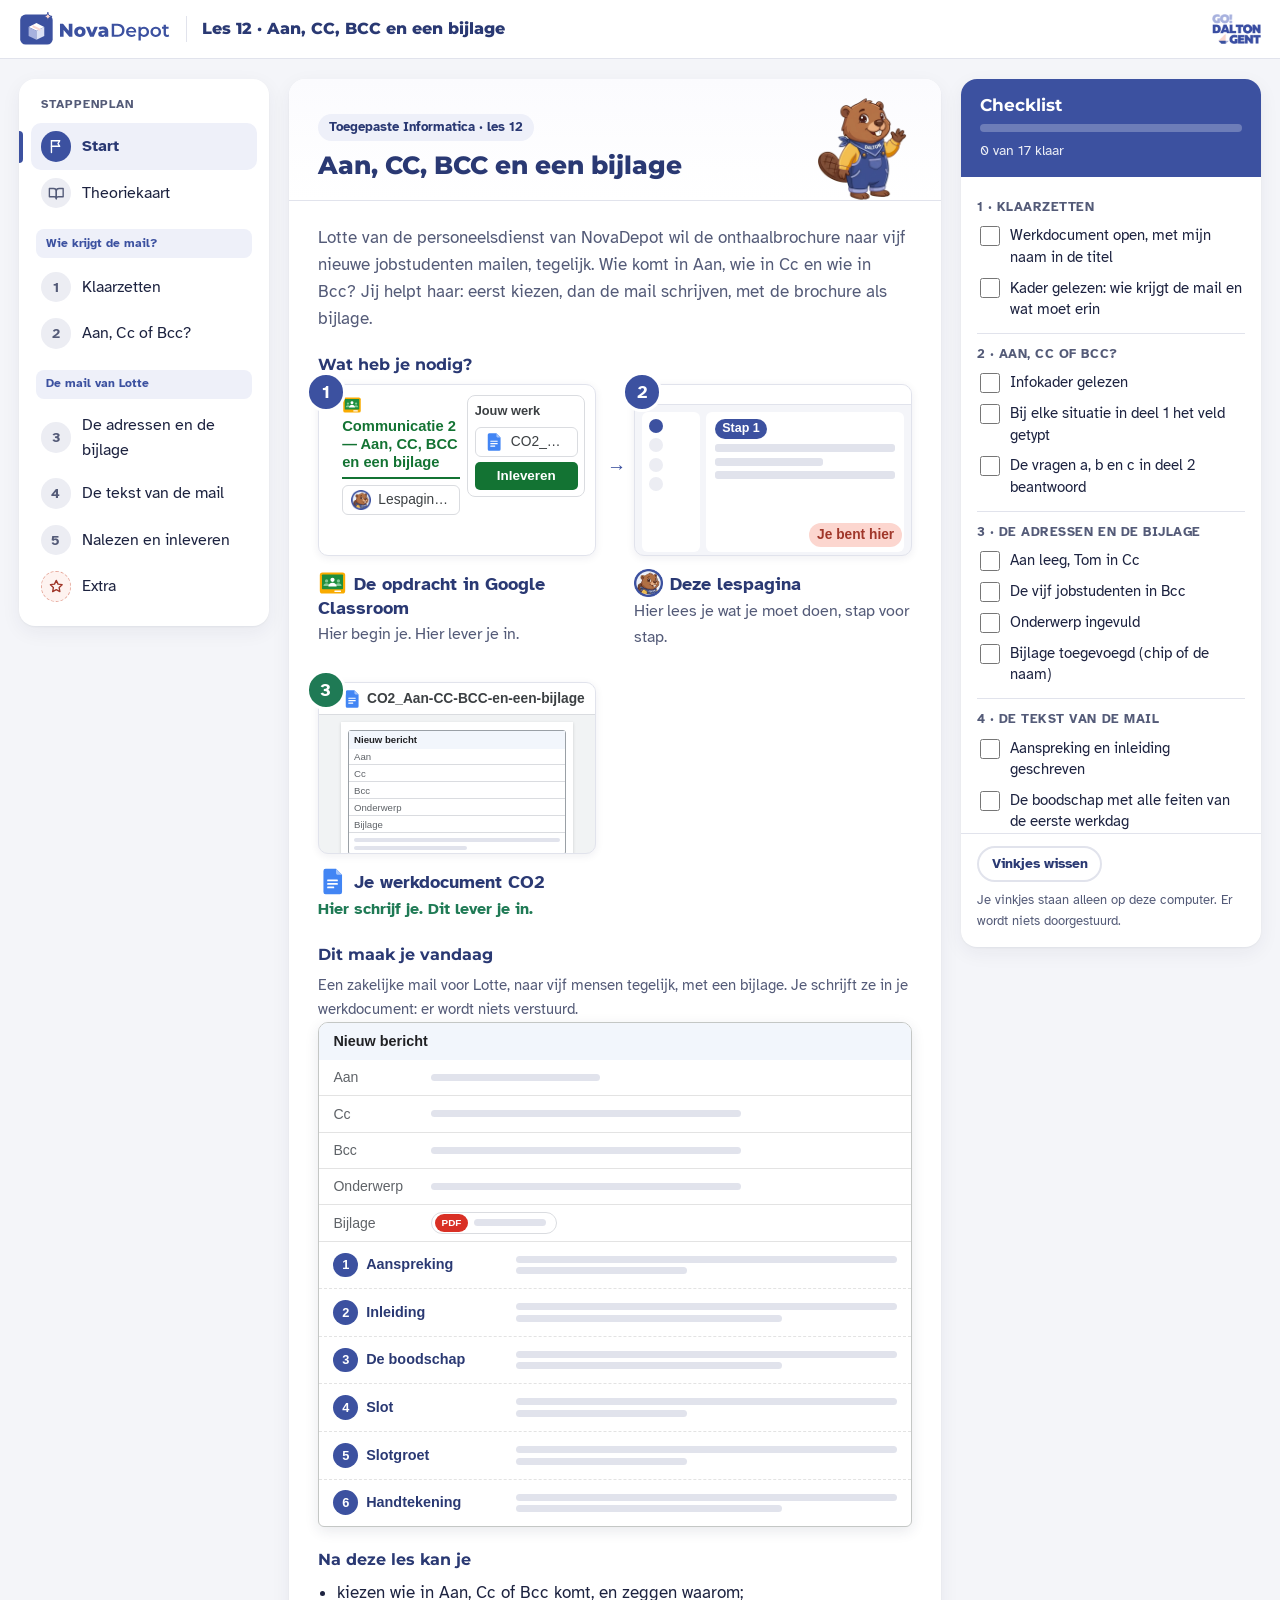
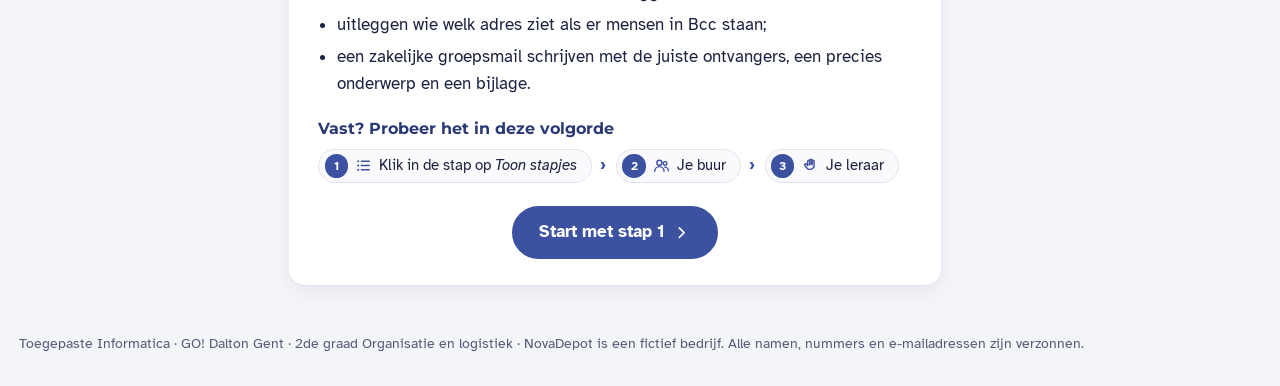
<file: index.html>
<!DOCTYPE html>
<html lang="nl-BE">
<head>
  <meta charset="UTF-8">
  <meta name="viewport" content="width=device-width, initial-scale=1">
  <title>Lespagina · Les 12 · Aan, CC, BCC en een bijlage · NovaDepot</title>
  <link rel="icon" href="assets/logos/lespagina-icon.png" type="image/png">
  <link rel="stylesheet" href="css/style.css">
</head>
<body data-storage="novadepot_groepsmail_v1_" data-modus-start="kort" data-laatste-stap="5" data-ai-hulp="uit">

<!-- Pictogrammen: eenvoudige lijntekeningen, eigen werk. Gebruik: een svg met class "ic" en daarin use met href naar het symbool. -->
<svg xmlns="http://www.w3.org/2000/svg" style="display:none">
  <symbol id="i-flag" viewBox="0 0 24 24"><path d="M5 21V4"/><path d="M5 4h12l-2.5 4 2.5 4H5"/></symbol>
  <symbol id="i-book" viewBox="0 0 24 24"><path d="M2 5h6a4 4 0 0 1 4 4v11a3 3 0 0 0-3-3H2z"/><path d="M22 5h-6a4 4 0 0 0-4 4v11a3 3 0 0 1 3-3h7z"/></symbol>
  <symbol id="i-check" viewBox="0 0 24 24"><path d="M5 12.5l4.5 4.5L19 7.5"/></symbol>
  <symbol id="i-check-circle" viewBox="0 0 24 24"><circle cx="12" cy="12" r="9"/><path d="M8 12.5l2.7 2.7L16 10"/></symbol>
  <symbol id="i-list" viewBox="0 0 24 24"><path d="M9 6h11M9 12h11M9 18h11"/><path d="M4.5 6h.01M4.5 12h.01M4.5 18h.01" stroke-width="3"/></symbol>
  <symbol id="i-bulb" viewBox="0 0 24 24"><path d="M9 18h6M10 21h4"/><path d="M12 3a6 6 0 0 0-4 10.5c.7.7 1 1.5 1 2.5h6c0-1 .3-1.8 1-2.5A6 6 0 0 0 12 3z"/></symbol>
  <symbol id="i-alert" viewBox="0 0 24 24"><path d="M12 3.5l9.5 17h-19z"/><path d="M12 10v4.5M12 17.5h.01"/></symbol>
  <symbol id="i-help" viewBox="0 0 24 24"><circle cx="12" cy="12" r="9"/><path d="M9.6 9.3a2.5 2.5 0 1 1 3.4 2.5c-.6.3-1 .8-1 1.5v.4M12 17h.01"/></symbol>
  <symbol id="i-monitor" viewBox="0 0 24 24"><rect x="3" y="4" width="18" height="12" rx="2"/><path d="M8 20h8M12 16v4"/></symbol>
  <symbol id="i-folder" viewBox="0 0 24 24"><path d="M3 6.5A1.5 1.5 0 0 1 4.5 5H9l2 2h8.5A1.5 1.5 0 0 1 21 8.5v10a1.5 1.5 0 0 1-1.5 1.5h-15A1.5 1.5 0 0 1 3 18.5z"/></symbol>
  <symbol id="i-doc" viewBox="0 0 24 24"><path d="M6 3h8l4 4v14H6z"/><path d="M14 3v4h4M9 12h6M9 16h6"/></symbol>
  <symbol id="i-download" viewBox="0 0 24 24"><path d="M12 3v12M7 10l5 5 5-5M4 20h16"/></symbol>
  <symbol id="i-send" viewBox="0 0 24 24"><path d="M12 15V3M7 8l5-5 5 5"/><path d="M4 14v6h16v-6"/></symbol>
  <symbol id="i-pen" viewBox="0 0 24 24"><path d="M4 20h4L19 9l-4-4L4 16z"/><path d="M13 7l4 4"/></symbol>
  <symbol id="i-layers" viewBox="0 0 24 24"><path d="M12 3l9 5-9 5-9-5z"/><path d="M3 13l9 5 9-5"/></symbol>
  <symbol id="i-chat" viewBox="0 0 24 24"><path d="M4 5h16v11H9l-5 4z"/></symbol>
  <symbol id="i-star" viewBox="0 0 24 24"><path d="M12 3.5l2.6 5.4 5.9.8-4.3 4.1 1 5.9L12 16.9l-5.2 2.8 1-5.9-4.3-4.1 5.9-.8z"/></symbol>
  <symbol id="i-link" viewBox="0 0 24 24"><path d="M10 14a4 4 0 0 0 5.7 0l3-3a4 4 0 0 0-5.7-5.7l-1 1"/><path d="M14 10a4 4 0 0 0-5.7 0l-3 3a4 4 0 0 0 5.7 5.7l1-1"/></symbol>
  <symbol id="i-spark" viewBox="0 0 24 24"><path d="M11 3l1.9 5.1L18 10l-5.1 1.9L11 17l-1.9-5.1L4 10l5.1-1.9z"/><path d="M18.5 14.5l.8 2.2 2.2.8-2.2.8-.8 2.2-.8-2.2-2.2-.8 2.2-.8z"/></symbol>
  <symbol id="i-hand" viewBox="0 0 24 24"><path d="M8 12V6a1.5 1.5 0 0 1 3 0v5"/><path d="M11 10.5V4.5a1.5 1.5 0 0 1 3 0v6"/><path d="M14 10.5V6a1.5 1.5 0 0 1 3 0v7.5"/><path d="M8 11.5l-1.5-1.5a1.6 1.6 0 0 0-2.3 2.3l3.6 4.2A6.5 6.5 0 0 0 17 13.5"/></symbol>
  <symbol id="i-users" viewBox="0 0 24 24"><circle cx="9" cy="8" r="3.5"/><path d="M2.5 20a6.5 6.5 0 0 1 13 0"/><circle cx="17" cy="9" r="2.5"/><path d="M16.5 14.2a5 5 0 0 1 5 5"/></symbol>
  <symbol id="i-left" viewBox="0 0 24 24"><path d="M15 6l-6 6 6 6"/></symbol>
  <symbol id="i-right" viewBox="0 0 24 24"><path d="M9 6l6 6-6 6"/></symbol>
  <symbol id="i-calendar" viewBox="0 0 24 24"><rect x="3.5" y="5" width="17" height="15" rx="2"/><path d="M8 3v4M16 3v4M3.5 10h17"/></symbol>
  <symbol id="i-hash" viewBox="0 0 24 24"><path d="M9.5 4L7.5 20M16.5 4l-2 16M4 9h16M3.5 15h16"/></symbol>
  <symbol id="i-sort" viewBox="0 0 24 24"><path d="M4 7h9M4 12h6M4 17h3"/><path d="M17 5v14M14 16l3 3 3-3"/></symbol>
  <symbol id="i-info" viewBox="0 0 24 24"><circle cx="12" cy="12" r="9"/><path d="M12 11v5.5M12 7.6h.01"/></symbol>
  <symbol id="i-lock" viewBox="0 0 24 24"><rect x="5" y="11" width="14" height="9" rx="2"/><path d="M8 11V8a4 4 0 0 1 8 0v3"/></symbol>
  <symbol id="i-mail" viewBox="0 0 24 24"><rect x="3" y="5" width="18" height="14" rx="2"/><path d="M3.5 7l8.5 6 8.5-6"/></symbol>
  <symbol id="i-eye" viewBox="0 0 24 24"><path d="M2 12s4-7 10-7 10 7 10 7-4 7-10 7S2 12 2 12z"/><circle cx="12" cy="12" r="3"/></symbol>
  <symbol id="i-eye-off" viewBox="0 0 24 24"><path d="M2 12s4-7 10-7 10 7 10 7-4 7-10 7S2 12 2 12z"/><circle cx="12" cy="12" r="3"/><path d="M4 4l16 16"/></symbol>
</svg>

<div class="teacher-banner">Leraarweergave: de roze kaders tonen waar je een screenshot kan plaatsen. Leerlingen zien die kaders niet.</div>

<header class="topbar">
  <div class="topbar-inner">
    <a class="brand" href="index.html" title="Naar het begin van de les">
      <img src="assets/novadepot-logo.svg" alt="NovaDepot">
      <span class="brand-lesson">Les 12 · Aan, CC, BCC en een bijlage</span>
    </a>
    <span class="topbar-spacer"></span>
    <img class="dalton-mark" src="assets/dalton-gent-logo.png" alt="GO! Dalton Gent">
  </div>
</header>

<div class="layout">

  <!-- ============ LINKS: de route ============ -->
  <nav class="route" aria-label="Stappenplan">
    <p class="route-title">Stappenplan</p>
    <button class="nav-btn" type="button" data-step="start"><span class="nav-num"><svg class="ic" aria-hidden="true"><use href="#i-flag"/></svg></span><span class="nav-lbl">Start</span></button>
    <button class="nav-btn" type="button" data-step="theorie"><span class="nav-num"><svg class="ic" aria-hidden="true"><use href="#i-book"/></svg></span><span class="nav-lbl">Theoriekaart</span></button>

    <p class="route-group">Wie krijgt de mail?</p>
    <button class="nav-btn" type="button" data-step="1"><span class="nav-num"><span class="nav-n">1</span><svg class="ic nav-check" aria-hidden="true"><use href="#i-check"/></svg></span><span class="nav-lbl">Klaarzetten</span></button>
    <button class="nav-btn" type="button" data-step="2"><span class="nav-num"><span class="nav-n">2</span><svg class="ic nav-check" aria-hidden="true"><use href="#i-check"/></svg></span><span class="nav-lbl">Aan, Cc of Bcc?</span></button>
    <p class="route-group">De mail van Lotte</p>
    <button class="nav-btn" type="button" data-step="3"><span class="nav-num"><span class="nav-n">3</span><svg class="ic nav-check" aria-hidden="true"><use href="#i-check"/></svg></span><span class="nav-lbl">De adressen en de bijlage</span></button>
    <button class="nav-btn" type="button" data-step="4"><span class="nav-num"><span class="nav-n">4</span><svg class="ic nav-check" aria-hidden="true"><use href="#i-check"/></svg></span><span class="nav-lbl">De tekst van de mail</span></button>

    <button class="nav-btn" type="button" data-step="5"><span class="nav-num"><span class="nav-n">5</span><svg class="ic nav-check" aria-hidden="true"><use href="#i-check"/></svg></span><span class="nav-lbl">Nalezen en inleveren</span></button>
    <button class="nav-btn extra" type="button" data-step="extra"><span class="nav-num"><svg class="ic" aria-hidden="true"><use href="#i-star"/></svg></span><span class="nav-lbl">Extra</span></button>
  </nav>

  <!-- ============ MIDDEN: één stap tegelijk ============ -->
  <main id="main">

        <!-- ===== START ===== -->
    <section class="pane" id="pane-start" aria-labelledby="h-start">
      <article class="card">
        <header class="card-head met-mascotte">
          <div>
            <div class="tags"><span class="tag tag-where">Toegepaste Informatica · les 12</span></div>
            <h1 id="h-start">Aan, CC, BCC en een bijlage</h1>
          </div>
          <img class="mascotte-kop" src="assets/mascotte/dalton_welkom.webp" alt="" width="120" height="120">
        </header>
        <div class="card-body">
          <p class="intro">Lotte van de personeelsdienst van NovaDepot wil de onthaalbrochure naar vijf nieuwe jobstudenten mailen, tegelijk. Wie komt in Aan, wie in Cc en wie in Bcc? Jij helpt haar: eerst kiezen, dan de mail schrijven, met de brochure als bijlage.</p>

          <h2 class="sec">Wat heb je nodig?</h2>
          <ol class="nodig">
            <li class="nodig-item">
              <div class="mock mock-opdracht" aria-hidden="true">
                <div class="mo-midden">
                  <div class="mo-titel"><img class="logo" src="assets/logos/classroom.svg" alt="">Communicatie 2 — Aan, CC, BCC en een bijlage</div>
                  <div class="mo-chip"><img class="logo" src="assets/logos/lespagina.webp" alt=""><span>Lespagina · Les 12</span></div>
                </div>
                <div class="mo-werk">
                  <div class="mo-werk-kop">Jouw werk</div>
                  <div class="mo-chip"><img class="logo" src="assets/logos/docs.svg" alt=""><span>CO2_Aan-CC-BCC-en-een-bijlage</span></div>
                  <div class="mo-knop">Inleveren</div>
                </div>
              </div>
              <p class="nodig-naam"><img class="logo" src="assets/logos/classroom.svg" alt="">De opdracht in Google Classroom</p>
              <p class="nodig-uitleg">Hier begin je. Hier lever je in.</p>
            </li>
            <li class="nodig-item">
              <div class="mock mock-lespagina" aria-hidden="true">
                <div class="ml-balk"></div>
                <div class="ml-midden">
                  <div class="ml-route"><span></span><span></span><span></span><span></span></div>
                  <div class="ml-stap"><span class="ml-tag">Stap 1</span><span class="ml-lijn"></span><span class="ml-lijn kort"></span><span class="ml-lijn"></span></div>
                </div>
                <div class="ml-hier">Je bent hier</div>
              </div>
              <p class="nodig-naam"><img class="logo" src="assets/logos/lespagina.webp" alt="">Deze lespagina</p>
              <p class="nodig-uitleg">Hier lees je wat je moet doen, stap voor stap.</p>
            </li>
            <li class="nodig-item inleveren">
              <div class="mock mock-werkdocument" aria-hidden="true"><div class="mw-balk"><img class="logo" src="assets/logos/docs.svg" alt="">CO2_Aan-CC-BCC-en-een-bijlage</div><div class="mw-blad"><div class="mw-venster"><div class="mw-kop">Nieuw bericht</div><div class="mw-veld">Aan</div><div class="mw-veld">Cc</div><div class="mw-veld">Bcc</div><div class="mw-veld">Onderwerp</div><div class="mw-veld">Bijlage</div><div class="mw-tekst"><span></span><span class="kort"></span></div></div></div></div>
              <p class="nodig-naam"><img class="logo" src="assets/logos/docs.svg" alt="">Je werkdocument CO2</p>
              <p class="nodig-uitleg">Hier schrijf je. Dit lever je in.</p>
            </li>
          </ol>

          <h2 class="sec">Dit maak je vandaag</h2>
          <p class="nodig-noot" style="margin-top:0">Een zakelijke mail voor Lotte, naar vijf mensen tegelijk, met een bijlage. Je schrijft ze in je werkdocument: er wordt niets verstuurd.</p>
          <div class="mailbouw" role="img" aria-label="Tekening van de mail die je maakt: een venster Nieuw bericht met Aan, Cc, Bcc, Onderwerp en Bijlage (een chip met een pdf), en zes stukken met een naam en balkjes: aanspreking, inleiding, de boodschap, slot, slotgroet, handtekening."><div class="mb-kop">Nieuw bericht</div><div class="mb-veld"><span class="mb-lbl">Aan</span><i class="kort"></i></div><div class="mb-veld"><span class="mb-lbl">Cc</span><i></i></div><div class="mb-veld"><span class="mb-lbl">Bcc</span><i></i></div><div class="mb-veld"><span class="mb-lbl">Onderwerp</span><i></i></div><div class="mb-veld"><span class="mb-lbl">Bijlage</span><span class="mb-chip"><b>PDF</b><i></i></span></div><div class="mb-rij"><span class="mb-naam"><b>1</b>Aanspreking</span><span class="mb-balk"><i></i><i class="kort"></i></span></div><div class="mb-rij"><span class="mb-naam"><b>2</b>Inleiding</span><span class="mb-balk"><i></i><i class="mid"></i></span></div><div class="mb-rij"><span class="mb-naam"><b>3</b>De boodschap</span><span class="mb-balk"><i></i><i class="mid"></i></span></div><div class="mb-rij"><span class="mb-naam"><b>4</b>Slot</span><span class="mb-balk"><i></i><i class="kort"></i></span></div><div class="mb-rij"><span class="mb-naam"><b>5</b>Slotgroet</span><span class="mb-balk"><i></i><i class="kort"></i></span></div><div class="mb-rij"><span class="mb-naam"><b>6</b>Handtekening</span><span class="mb-balk"><i></i><i class="mid"></i></span></div></div>

          <h2 class="sec">Na deze les kan je</h2>
          <ul class="doelen">
            <li>kiezen wie in Aan, Cc of Bcc komt, en zeggen waarom;</li>
            <li>uitleggen wie welk adres ziet als er mensen in Bcc staan;</li>
            <li>een zakelijke groepsmail schrijven met de juiste ontvangers, een precies onderwerp en een bijlage.</li>
          </ul>

          <h2 class="sec">Vast? Probeer het in deze volgorde</h2>
          <ol class="vast">
            <li><svg class="ic" aria-hidden="true"><use href="#i-list"/></svg><span>Klik in de stap op <em>Toon stapjes</em></span></li>
            <li><svg class="ic" aria-hidden="true"><use href="#i-users"/></svg><span>Je buur</span></li>
            <li><svg class="ic" aria-hidden="true"><use href="#i-hand"/></svg><span>Je leraar</span></li>
          </ol>

          <p class="start-cta"><button class="btn btn-primary" type="button" data-goto="1">Start met stap 1 <svg class="ic" aria-hidden="true"><use href="#i-right"/></svg></button></p>
        </div>
      </article>
    </section>

    <!-- ===== THEORIEKAART ===== -->
    <section class="pane" id="pane-theorie" aria-labelledby="h-theorie">
      <article class="card">
        <header class="card-head">
          <div class="tags"><span class="tag tag-where">Spiekbriefje</span></div>
          <h2 id="h-theorie">Theoriekaart</h2>
        </header>
        <div class="card-body">
          <p class="intro">Alles op één plek. Kom hier terug als je iets niet meer weet.</p>

          <div class="t-grid">
            <section class="t-card">
              <h3><svg class="ic" aria-hidden="true"><use href="#i-layers"/></svg>Zo werkt elke les</h3>
              <ul>
                <li>Je start in Classroom, bij de opdracht van vandaag.</li>
                <li>In de opdracht staan de lespagina en je werkdocument.</li>
                <li>Klaar? Doe de zelftest in de laatste stap. Dan zie je hoe je inlevert.</li>
              </ul>
            </section>
            <section class="t-card">
              <h3><svg class="ic" aria-hidden="true"><use href="#i-mail"/></svg>Aan, Cc of Bcc?</h3>
              <ul>
                <li><strong>Aan</strong>: wie de mail moet lezen en iets moet doen.</li>
                <li><strong>Cc</strong>: wie het alleen moet weten. Die persoon doet niets.</li>
                <li><strong>Bcc</strong>: een groep die elkaars adres niet mag of hoeft te kennen.</li>
              </ul>
            </section>
            <section class="t-card">
              <h3><svg class="ic" aria-hidden="true"><use href="#i-eye"/></svg>Wie ziet welk adres?</h3>
              <ul>
                <li>Iedereen ziet de adressen in <strong>Aan</strong> en <strong>Cc</strong>.</li>
                <li>Wie in <strong>Bcc</strong> staat, ziet Aan en Cc, maar <strong>niet</strong> de andere adressen in Bcc.</li>
                <li>De mensen in Aan en Cc weten niet dat iemand in Bcc staat.</li>
              </ul>
            </section>
            <section class="t-card">
              <h3><svg class="ic" aria-hidden="true"><use href="#i-users"/></svg>Een groep, of collega's?</h3>
              <ul>
                <li>Een groep die elkaar niet kent: alles in <strong>Bcc</strong>. Staat iedereen in Bcc, dan blijft <strong>Aan leeg</strong>.</li>
                <li>Collega's die samenwerken, kennen elkaars adres: zij mogen gewoon in <strong>Aan</strong>.</li>
              </ul>
            </section>
            <section class="t-card">
              <h3><svg class="ic" aria-hidden="true"><use href="#i-lock"/></svg>Een e-mailadres is een persoonsgegeven</h3>
              <ul>
                <li>Een privéadres hoort bij een persoon. Een bedrijf gaat er zorgvuldig mee om.</li>
                <li>Mail je mensen die elkaar niet kennen? Zet hun adressen in Bcc: zo geef je geen adres door aan een ander.</li>
              </ul>
            </section>
            <section class="t-card">
              <h3><svg class="ic" aria-hidden="true"><use href="#i-doc"/></svg>Een bijlage</h3>
              <ul>
                <li>Zeg in je tekst dat er een bijlage is, en wat het is: <em>In de bijlage vindt u …</em></li>
                <li>Kijk na of de bijlage er echt bij zit, vóór je verstuurt.</li>
              </ul>
            </section>
            <section class="t-card">
              <h3><svg class="ic" aria-hidden="true"><use href="#i-link"/></svg>Een bijlage in je werkdocument</h3>
              <ul>
                <li>Klik in het vak <strong>Bijlage</strong>. Typ <strong>@</strong> en een stuk van de naam van je pdf, bijvoorbeeld <em>TV3</em>.</li>
                <li>Klik je pdf in de lijst: de regel met het rode pdf-icoon, onder <em>Bestanden</em> (niet het blauwe document met dezelfde naam). Er komt een <strong>chip</strong>.</li>
                <li>Vind je ze niet? Typ de naam van het bestand.</li>
              </ul>
            </section>
            <section class="t-card">
              <h3><svg class="ic" aria-hidden="true"><use href="#i-pen"/></svg>De zes bouwstenen</h3>
              <ol>
                <li><strong>Aanspreking</strong></li>
                <li><strong>Inleiding</strong>: wie ben je, waarom mail je?</li>
                <li><strong>De boodschap</strong>: wat moeten ze weten?</li>
                <li><strong>Slot</strong>: tegen wanneer, en bedanken</li>
                <li><strong>Slotgroet</strong></li>
                <li><strong>Handtekening</strong></li>
              </ol>
            </section>
            <section class="t-card wide">
              <h3><svg class="ic" aria-hidden="true"><use href="#i-chat"/></svg>Woorden</h3>
              <table class="t-rows">
                <tr><th>ontvanger</th><td>iemand die de mail krijgt</td></tr>
                <tr><th>Aan</th><td>het veld voor wie iets moet doen</td></tr>
                <tr><th>Cc</th><td>het veld voor wie een kopie krijgt, ter informatie</td></tr>
                <tr><th>Bcc</th><td>het veld waarin niemand de andere adressen ziet</td></tr>
                <tr><th>bijlage</th><td>een bestand dat je met je mail meestuurt, zoals een pdf</td></tr>
                <tr><th>groepsmail</th><td>een mail die je naar meer mensen tegelijk stuurt</td></tr>
                <tr><th>persoonsgegeven</th><td>een gegeven dat bij een persoon hoort, zoals een e-mailadres</td></tr>
              </table>
            </section>
            <section class="t-card wide warn">
              <h3><svg class="ic" aria-hidden="true"><use href="#i-alert"/></svg>Veelgemaakte fouten</h3>
              <ul>
                <li>Een groep die elkaar niet kent in Aan of Cc zetten: iedereen ziet dan alle adressen.</li>
                <li>Tom in Bcc of in Aan zetten, terwijl hij het alleen moet weten.</li>
                <li>Denken dat iedereen die in Bcc staat de anderen ziet, of dat niemand iets ziet.</li>
                <li>Een bijlage meesturen, maar in de tekst niets zeggen. Of <em>Zie bijlage!!!</em> schrijven.</li>
                <li>Een adres met één letter fout: die mail komt niet aan.</li>
                <li><em>U</em> en <em>je</em> door elkaar, chattaal of emoji's.</li>
                <li>Geen naam onder de mail.</li>
              </ul>
            </section>
          </div>
        </div>
      </article>
    </section>

    <!-- ===== STAP 1 ===== -->
    <section class="pane" id="pane-1" aria-labelledby="h-1">
      <article class="card">
        <header class="card-head">
          <div class="tags"><span class="tag tag-step">Stap 1</span><span class="tag tag-where"><img class="logo" src="assets/logos/docs.svg" alt=""> Werkdocument</span></div>
            <h2 id="h-1">Klaarzetten</h2>
        </header>
        <div class="card-body">
          <p class="intro">Je opent je werkdocument en leest wat Lotte vraagt.</p>
          <div class="todo-box">
            <div class="todo-head"><h3><svg class="ic" aria-hidden="true"><use href="#i-list"/></svg> Wat moet je doen?</h3></div>
            <ol class="doe">
<li><details class="stapjes" open><summary><span class="doe-tekst">Open je werkdocument <strong>CO2_Aan-CC-BCC-en-een-bijlage</strong>.</span><span class="stapjes-knop" aria-hidden="true"></span></summary>
<ol class="klein">
<li><p>Kijk in je opdracht in <strong class="met-logo"><img class="logo" src="assets/logos/classroom.svg" alt="">Google Classroom</strong> rechts, bij <strong>Jouw werk</strong>.</p><div class="mock mock-opdracht mini-mock" role="img" aria-label="Tekening van de opdracht in Google Classroom. Rechts het vak Jouw werk, in een rood kader."><div class="mo-midden"><div class="mo-titel"><img class="logo" src="assets/logos/classroom.svg" alt="">Communicatie 2 — Aan, CC, BCC en een bijlage</div><div class="mo-chip"><img class="logo" src="assets/logos/lespagina.webp" alt=""><span>Lespagina · Les 12</span></div></div><div class="mo-werk wijs"><div class="mo-werk-kop">Jouw werk</div><div class="mo-chip"><img class="logo" src="assets/logos/docs.svg" alt=""><span>CO2_Aan-CC-BCC-en-een-bijlage</span></div><div class="mo-knop">Inleveren</div></div></div></li>
<li><p>Klik op <strong>CO2_Aan-CC-BCC-en-een-bijlage</strong>. Jouw naam staat in de titel.</p><div class="mock mock-opdracht mini-mock" role="img" aria-label="Tekening van de opdracht. Bij Jouw werk staat het werkdocument CO2 in een rood kader."><div class="mo-midden"><div class="mo-titel"><img class="logo" src="assets/logos/classroom.svg" alt="">Communicatie 2 — Aan, CC, BCC en een bijlage</div><div class="mo-chip"><img class="logo" src="assets/logos/lespagina.webp" alt=""><span>Lespagina · Les 12</span></div></div><div class="mo-werk"><div class="mo-werk-kop">Jouw werk</div><div class="mo-chip wijs"><img class="logo" src="assets/logos/docs.svg" alt=""><span>CO2_Aan-CC-BCC-en-een-bijlage</span></div><div class="mo-knop">Inleveren</div></div></div></li>
</ol>
</details></li>
<li><span class="doe-tekst">Lees het kader bovenaan je werkdocument: wie krijgt de mail, wie moet het alleen weten, en wat moet erin?</span><span class="sub">Je gebruikt de feiten in de volgende stappen.</span></li>
            </ol>
          </div>
          <div class="tip"><svg class="ic" aria-hidden="true"><use href="#i-bulb"/></svg><p><strong>Staat jouw naam niet in de titel?</strong> Dan opende je niet je eigen kopie. Klik in je opdracht rechts, bij <em>Jouw werk</em>.</p></div>
        </div>
        <footer class="card-nav">
  <button class="btn" type="button" data-goto="start"><svg class="ic" aria-hidden="true"><use href="#i-left"/></svg> Start</button>
  <button class="btn btn-primary" type="button" data-goto="2">Stap 2 <svg class="ic" aria-hidden="true"><use href="#i-right"/></svg></button>
</footer>
      </article>
    </section>
    <!-- ===== STAP 2 ===== -->
    <section class="pane" id="pane-2" aria-labelledby="h-2">
      <article class="card">
        <header class="card-head">
          <div class="tags"><span class="tag tag-step">Stap 2</span><span class="tag tag-where"><img class="logo" src="assets/logos/docs.svg" alt=""> Werkdocument, deel 1 en 2</span></div>
            <h2 id="h-2">Aan, Cc of Bcc?</h2>
        </header>
        <div class="card-body">
          <p class="intro">Lotte mailt vijf mensen die elkaar niet kennen. Wie moet iets doen, wie moet het alleen weten, en wie mag de adressen van de anderen niet zien?</p>
          <div class="todo-box">
            <div class="todo-head"><h3><svg class="ic" aria-hidden="true"><use href="#i-list"/></svg> Wat moet je doen?</h3></div>
            <ol class="doe">
<li><span class="doe-tekst">Lees het infokader hieronder.</span><span class="sub">Daar staat wat Aan, Cc en Bcc betekenen.</span></li>
<li><details class="stapjes" open><summary><span class="doe-tekst">Vul de tabel van <strong>deel 1</strong> in: bij elke situatie het juiste veld.</span><span class="stapjes-knop" aria-hidden="true"></span></summary>
<ol class="klein">
<li><p>Kijk naar rij 1. Die is al ingevuld: dat deden we samen.</p><table class="teken-wd" role="img" aria-label="Tekening van de tabel in deel 1. Rij 1 is al ingevuld, rij 2 heeft een lichtblauw vak."><tr><th>Situatie</th><th>Wie?</th><th>Aan, Cc of Bcc?</th></tr><tr><td class="grijs">Tom vraagt Kim Wouters van De Melkkan om een levering te verplaatsen.</td><td class="grijs">Kim Wouters</td><td class="grijs">Aan — zij moet iets doen</td></tr><tr><td>Tom wil dat Sara Claes (preventie) weet dat de koelcel onderhoud krijgt. Sara moet niets doen.</td><td>Sara Claes</td><td class="vak breed"></td></tr></table></li>
<li><p>Lees de situatie in rij 2. Typ in het lichtblauwe vak <strong>Aan</strong>, <strong>Cc</strong> of <strong>Bcc</strong>.<span class="sub">Alleen het veld. Een reden hoef je hier niet te schrijven.</span></p><table class="teken-wd" role="img" aria-label="Tekening van de tabel in deel 1. Het lichtblauwe vak in rij 2 staat in een rood kader."><tr><th>Situatie</th><th>Wie?</th><th>Aan, Cc of Bcc?</th></tr><tr><td class="grijs">Tom vraagt Kim Wouters van De Melkkan om een levering te verplaatsen.</td><td class="grijs">Kim Wouters</td><td class="grijs">Aan — zij moet iets doen</td></tr><tr><td>Tom wil dat Sara Claes (preventie) weet dat de koelcel onderhoud krijgt. Sara moet niets doen.</td><td>Sara Claes</td><td class="vak breed wijs"></td></tr></table></li>
<li><p>Doe hetzelfde in rij 3, 4 en 5.</p></li>
</ol>
</details></li>
<li><details class="stapjes" open><summary><span class="doe-tekst">Lees de mail van <strong>Lotte</strong> in <strong>deel 2</strong>.</span><span class="stapjes-knop" aria-hidden="true"></span></summary>
<ol class="klein">
<li><p>Zo staat de mail van Lotte in je werkdocument. Ze is nog niet verstuurd.<span class="sub">Kijk wie in Aan, Cc en Bcc staat.</span></p><div class="mail mini-mail" role="group" aria-label="De mail van Lotte, zoals ze in deel 2 staat: Aan leeg, Tom in Cc, de vijf jobstudenten in Bcc"><div class="mail-kop">Nieuw bericht</div><div class="mail-veld"><span class="mail-lbl">Van</span><span>lotte.maes@novadepot.example</span></div><div class="mail-veld"><span class="mail-lbl">Aan</span><span class="mail-leeg">(leeg)</span></div><div class="mail-veld"><span class="mail-lbl">Cc</span><span>tom.peeters@novadepot.example</span></div><div class="mail-veld"><span class="mail-lbl">Bcc</span><span>lina.haddad@mail.example<br>emre.yilmaz@mail.example<br>noor.verbeke@mail.example<br>kobe.desmet@mail.example<br>ayla.janssens@mail.example</span></div><div class="mail-veld"><span class="mail-lbl">Onderwerp</span><span class="mail-leeg">…</span></div><div class="mail-tekst"><p class="mail-leeg">De tekst van de mail schrijf je zelf in deel 3.</p></div></div></li>
</ol>
</details></li>
<li><span class="doe-tekst">Beantwoord <strong>a</strong>, <strong>b</strong> en <strong>c</strong> in deel 2.</span><span class="sub">Bij a en b schrijf je ja of nee. Bij c schrijf je één zin: kort mag.</span></li>
            </ol>
          </div>
          <div class="info" role="group" aria-labelledby="info-abc">
  <div class="info-kop"><svg class="ic" aria-hidden="true"><use href="#i-info"/></svg><span class="info-soort">Info</span><h3 id="info-abc">Aan, Cc of Bcc?</h3><span class="info-bij">bij deel 1 en 2</span></div>
  <div class="info-body">
<div class="ogen" role="img" aria-label="Tekening van drie vakjes: Aan, Cc en Bcc. Bij Aan en Cc staat een open oog: iedereen ziet dit adres. Bij Bcc staat een doorgestreept oog: niemand ziet de andere adressen in Bcc."><div class="og aan"><span class="og-naam">Aan</span><span class="og-oog"><svg aria-hidden="true"><use href="#i-eye"/></svg></span><span class="og-wie">Moet iets doen</span><span class="og-tekst">Iedereen ziet dit adres.</span></div><div class="og cc"><span class="og-naam">Cc</span><span class="og-oog"><svg class="ic" aria-hidden="true"><use href="#i-eye"/></svg></span><span class="og-wie">Moet het weten</span><span class="og-tekst">Iedereen ziet dit adres.</span></div><div class="og bcc"><span class="og-naam">Bcc</span><span class="og-oog"><svg class="ic" aria-hidden="true"><use href="#i-eye-off"/></svg></span><span class="og-wie">Mag de anderen niet zien</span><span class="og-tekst">Niemand ziet de andere adressen in Bcc.</span></div></div>          <ul>
            <li><strong>Aan</strong>: wie de hele mail moet lezen en iets moet doen.</li>
            <li><strong>Cc</strong>: wie het moet weten, maar niets moet doen. Iedereen ziet dit adres.</li>
            <li><strong>Bcc</strong>: een groep die elkaars adres niet mag of hoeft te zien. Niemand ziet de andere adressen in Bcc.</li>
            <li>Staat iedereen in Bcc? Dan mag <strong>Aan leeg</strong> blijven.</li>
            <li>Een e-mailadres is een <strong>persoonsgegeven</strong>: het hoort bij een persoon.</li>
            <li>Collega's die samenwerken, mogen gewoon in <strong>Aan</strong>.</li>
          </ul>
  </div>
</div>
          <div class="tip"><svg class="ic" aria-hidden="true"><use href="#i-bulb"/></svg><p><strong>Twijfel je tussen Aan en Cc?</strong> Vraag je af: moet die persoon iets doen?</p></div>
        </div>
        <footer class="card-nav">
  <button class="btn" type="button" data-goto="1"><svg class="ic" aria-hidden="true"><use href="#i-left"/></svg> Stap 1</button>
  <button class="btn btn-primary" type="button" data-goto="3">Stap 3 <svg class="ic" aria-hidden="true"><use href="#i-right"/></svg></button>
</footer>
      </article>
    </section>
    <!-- ===== STAP 3 ===== -->
    <section class="pane" id="pane-3" aria-labelledby="h-3">
      <article class="card">
        <header class="card-head">
          <div class="tags"><span class="tag tag-step">Stap 3</span><span class="tag tag-where"><img class="logo" src="assets/logos/docs.svg" alt=""> Werkdocument, deel 3: het venster</span></div>
            <h2 id="h-3">De adressen en de bijlage</h2>
        </header>
        <div class="card-body">
          <p class="intro">Nu vul je de bovenkant van de mail van Lotte in: wie ze krijgen, waarover ze gaat en welke bijlage erbij zit.</p>
          <div class="todo-box">
            <div class="todo-head"><h3><svg class="ic" aria-hidden="true"><use href="#i-list"/></svg> Wat moet je doen?</h3></div>
            <ol class="doe">
<li><details class="stapjes" open><summary><span class="doe-tekst">Laat <strong>Aan</strong> leeg.</span><span class="stapjes-knop" aria-hidden="true"></span></summary>
<ol class="klein">
<li><p>Laat het vak naast <strong>Aan</strong> leeg.<span class="sub">Iedereen van de groep staat in Bcc.</span></p><div class="mailbouw werk" role="img" aria-label="Tekening van het venster Nieuw bericht in deel 3. Het vak naast Aan staat in een rood kader."><div class="mb-kop">Nieuw bericht</div><div class="mb-veld"><span class="mb-lbl">Aan</span><span class="mb-vak wijs"></span></div><div class="mb-veld"><span class="mb-lbl">Cc</span><span class="mb-vak"></span></div><div class="mb-veld"><span class="mb-lbl">Bcc</span><span class="mb-vak mid"></span></div><div class="mb-veld"><span class="mb-lbl">Onderwerp</span><span class="mb-vak"></span></div><div class="mb-veld"><span class="mb-lbl">Bijlage</span><span class="mb-vak"></span></div><div class="mb-rij"><span class="mb-naam">Aanspreking</span><span class="mb-vak"></span></div><div class="mb-rij"><span class="mb-naam">Inleiding</span><span class="mb-vak mid"></span></div><div class="mb-rij"><span class="mb-naam">De boodschap</span><span class="mb-vak groot"></span></div><div class="mb-rij"><span class="mb-naam">Slot</span><span class="mb-vak mid"></span></div><div class="mb-rij"><span class="mb-naam">Slotgroet</span><span class="mb-vak"></span></div><div class="mb-rij"><span class="mb-naam">Handtekening</span><span class="mb-vak mid"></span></div></div></li>
</ol>
</details>
<div class="feiten" role="group" aria-label="Dit heb je nodig"><p class="feiten-kop">Aan</p><dl><dt>Waarom leeg</dt><dd>iedereen van de groep staat in Bcc</dd></dl></div></li>
<li><details class="stapjes" open><summary><span class="doe-tekst">Typ het adres van <strong>Tom</strong> in <strong>Cc</strong>.</span><span class="stapjes-knop" aria-hidden="true"></span></summary>
<ol class="klein">
<li><p>Klik in het vak naast <strong>Cc</strong>. Typ het adres van Tom.<span class="sub">Het adres staat in het kader bovenaan je werkdocument.</span></p><div class="mailbouw werk" role="img" aria-label="Tekening van het venster Nieuw bericht in deel 3. Het vak naast Cc staat in een rood kader."><div class="mb-kop">Nieuw bericht</div><div class="mb-veld"><span class="mb-lbl">Aan</span><span class="mb-vak"></span></div><div class="mb-veld"><span class="mb-lbl">Cc</span><span class="mb-vak wijs"></span></div><div class="mb-veld"><span class="mb-lbl">Bcc</span><span class="mb-vak mid"></span></div><div class="mb-veld"><span class="mb-lbl">Onderwerp</span><span class="mb-vak"></span></div><div class="mb-veld"><span class="mb-lbl">Bijlage</span><span class="mb-vak"></span></div><div class="mb-rij"><span class="mb-naam">Aanspreking</span><span class="mb-vak"></span></div><div class="mb-rij"><span class="mb-naam">Inleiding</span><span class="mb-vak mid"></span></div><div class="mb-rij"><span class="mb-naam">De boodschap</span><span class="mb-vak groot"></span></div><div class="mb-rij"><span class="mb-naam">Slot</span><span class="mb-vak mid"></span></div><div class="mb-rij"><span class="mb-naam">Slotgroet</span><span class="mb-vak"></span></div><div class="mb-rij"><span class="mb-naam">Handtekening</span><span class="mb-vak mid"></span></div></div></li>
</ol>
</details>
<div class="feiten" role="group" aria-label="Dit heb je nodig"><p class="feiten-kop">Cc</p><dl><dt>Tom Peeters</dt><dd>tom.peeters@novadepot.example <span class="mag">Mag je overnemen</span></dd></dl></div></li>
<li><details class="stapjes" open><summary><span class="doe-tekst">Typ de vijf adressen van de jobstudenten in <strong>Bcc</strong>.</span><span class="stapjes-knop" aria-hidden="true"></span></summary>
<ol class="klein">
<li><p>Klik in het vak naast <strong>Bcc</strong>. Typ de vijf adressen, met een komma ertussen.<span class="sub">Kopieer ze uit het kader bovenaan je werkdocument: dan maak je geen tikfouten.</span></p><div class="mailbouw werk" role="img" aria-label="Tekening van het venster Nieuw bericht in deel 3. Het vak naast Bcc staat in een rood kader."><div class="mb-kop">Nieuw bericht</div><div class="mb-veld"><span class="mb-lbl">Aan</span><span class="mb-vak"></span></div><div class="mb-veld"><span class="mb-lbl">Cc</span><span class="mb-vak typ">tom.peeters@novadepot.example</span></div><div class="mb-veld"><span class="mb-lbl">Bcc</span><span class="mb-vak mid wijs"></span></div><div class="mb-veld"><span class="mb-lbl">Onderwerp</span><span class="mb-vak"></span></div><div class="mb-veld"><span class="mb-lbl">Bijlage</span><span class="mb-vak"></span></div><div class="mb-rij"><span class="mb-naam">Aanspreking</span><span class="mb-vak"></span></div><div class="mb-rij"><span class="mb-naam">Inleiding</span><span class="mb-vak mid"></span></div><div class="mb-rij"><span class="mb-naam">De boodschap</span><span class="mb-vak groot"></span></div><div class="mb-rij"><span class="mb-naam">Slot</span><span class="mb-vak mid"></span></div><div class="mb-rij"><span class="mb-naam">Slotgroet</span><span class="mb-vak"></span></div><div class="mb-rij"><span class="mb-naam">Handtekening</span><span class="mb-vak mid"></span></div></div></li>
</ol>
</details>
<div class="feiten" role="group" aria-label="Dit heb je nodig"><p class="feiten-kop">Bcc</p><dl><dt>Wie</dt><dd>de vijf jobstudenten uit het kader</dd><dt>Let op</dt><dd>kijk elk adres na: één letter fout en die mail komt niet aan</dd></dl></div></li>
<li><details class="stapjes" open><summary><span class="doe-tekst">Typ het <strong>onderwerp</strong>.</span><span class="stapjes-knop" aria-hidden="true"></span></summary>
<ol class="klein">
<li><p>Klik in het vak naast <strong>Onderwerp</strong>. Typ waarover de mail gaat.<span class="sub">Kort: geen zin, geen groet.</span></p><div class="mailbouw werk" role="img" aria-label="Tekening van het venster Nieuw bericht in deel 3. Het vak naast Onderwerp staat in een rood kader."><div class="mb-kop">Nieuw bericht</div><div class="mb-veld"><span class="mb-lbl">Aan</span><span class="mb-vak"></span></div><div class="mb-veld"><span class="mb-lbl">Cc</span><span class="mb-vak"></span></div><div class="mb-veld"><span class="mb-lbl">Bcc</span><span class="mb-vak mid"></span></div><div class="mb-veld"><span class="mb-lbl">Onderwerp</span><span class="mb-vak wijs"></span></div><div class="mb-veld"><span class="mb-lbl">Bijlage</span><span class="mb-vak"></span></div><div class="mb-rij"><span class="mb-naam">Aanspreking</span><span class="mb-vak"></span></div><div class="mb-rij"><span class="mb-naam">Inleiding</span><span class="mb-vak mid"></span></div><div class="mb-rij"><span class="mb-naam">De boodschap</span><span class="mb-vak groot"></span></div><div class="mb-rij"><span class="mb-naam">Slot</span><span class="mb-vak mid"></span></div><div class="mb-rij"><span class="mb-naam">Slotgroet</span><span class="mb-vak"></span></div><div class="mb-rij"><span class="mb-naam">Handtekening</span><span class="mb-vak mid"></span></div></div></li>
</ol>
</details>
<div class="feiten" role="group" aria-label="Dit heb je nodig"><p class="feiten-kop">Onderwerp</p><dl><dt>Waarover</dt><dd>de onthaalbrochure en de eerste werkdag, 21 december</dd><dt>Zo begin je</dt><dd><em>Onthaalbrochure en …</em> <span class="mag">Mag je overnemen</span></dd></dl></div></li>
<li><details class="stapjes" open><summary><span class="doe-tekst">Voeg de <strong>bijlage</strong> toe: je pdf van de onthaalbrochure.</span><span class="stapjes-knop" aria-hidden="true"></span></summary>
<ol class="klein">
<li><p>Klik in het vak naast <strong>Bijlage</strong>. Typ <strong>@</strong>.<span class="sub">Er verschijnt een lijst met suggesties.</span></p><div class="mailbouw werk" role="img" aria-label="Tekening van het venster Nieuw bericht in deel 3. Het vak naast Bijlage staat in een rood kader, met daarin het teken @."><div class="mb-kop">Nieuw bericht</div><div class="mb-veld"><span class="mb-lbl">Aan</span><span class="mb-vak"></span></div><div class="mb-veld"><span class="mb-lbl">Cc</span><span class="mb-vak"></span></div><div class="mb-veld"><span class="mb-lbl">Bcc</span><span class="mb-vak mid"></span></div><div class="mb-veld"><span class="mb-lbl">Onderwerp</span><span class="mb-vak"></span></div><div class="mb-veld"><span class="mb-lbl">Bijlage</span><span class="mb-vak typ wijs">@</span></div><div class="mb-rij"><span class="mb-naam">Aanspreking</span><span class="mb-vak"></span></div><div class="mb-rij"><span class="mb-naam">Inleiding</span><span class="mb-vak mid"></span></div><div class="mb-rij"><span class="mb-naam">De boodschap</span><span class="mb-vak groot"></span></div><div class="mb-rij"><span class="mb-naam">Slot</span><span class="mb-vak mid"></span></div><div class="mb-rij"><span class="mb-naam">Slotgroet</span><span class="mb-vak"></span></div><div class="mb-rij"><span class="mb-naam">Handtekening</span><span class="mb-vak mid"></span></div></div></li>
<li><p>Typ er een stuk van de naam van je pdf achter: <strong>TV3</strong>.<span class="sub">Die letters staan in de naam van je pdf uit les 04.</span></p><div class="sugg" role="img" aria-label="Tekening van de lijst met suggesties na @TV3. Onder Bestanden staat je pdf met een rood pdf-icoon op een blauwe regel, en daaronder het Google-document met dezelfde naam, met een blauw icoon. Onder Plaatsen staan plaatsen op de kaart."><div class="kop">@TV3</div><div class="lbl">Bestanden</div><div class="aan"><b>PDF</b>… - TV3_Documentopmaak.pdf</div><div><b class="doc">DOC</b>… - TV3_Documentopmaak</div><div class="lbl">Plaatsen</div><div><b class="plaats">📍</b>TV3 · een plaats op de kaart</div></div></li>
<li><p>Klik in de lijst op je pdf: de regel met het <strong>rode pdf-icoon</strong>, onder <em>Bestanden</em>.<span class="sub">Niet het blauwe document met dezelfde naam, en geen plaats onder <em>Plaatsen</em>. Er komt een chip in het vak. Vind je je pdf niet? Typ dan de naam: <em>Onthaalbrochure NovaDepot.pdf</em></span></p><div class="mailbouw werk" role="img" aria-label="Tekening van het venster Nieuw bericht in deel 3. In het vak naast Bijlage staat een chip met de naam van een pdf, in een rood kader."><div class="mb-kop">Nieuw bericht</div><div class="mb-veld"><span class="mb-lbl">Aan</span><span class="mb-vak"></span></div><div class="mb-veld"><span class="mb-lbl">Cc</span><span class="mb-vak"></span></div><div class="mb-veld"><span class="mb-lbl">Bcc</span><span class="mb-vak mid"></span></div><div class="mb-veld"><span class="mb-lbl">Onderwerp</span><span class="mb-vak"></span></div><div class="mb-veld"><span class="mb-lbl">Bijlage</span><span class="mb-vak chip wijs"><span class="mb-chip"><b>PDF</b>… - TV3_Documentopmaak.pdf</span></span></div><div class="mb-rij"><span class="mb-naam">Aanspreking</span><span class="mb-vak"></span></div><div class="mb-rij"><span class="mb-naam">Inleiding</span><span class="mb-vak mid"></span></div><div class="mb-rij"><span class="mb-naam">De boodschap</span><span class="mb-vak groot"></span></div><div class="mb-rij"><span class="mb-naam">Slot</span><span class="mb-vak mid"></span></div><div class="mb-rij"><span class="mb-naam">Slotgroet</span><span class="mb-vak"></span></div><div class="mb-rij"><span class="mb-naam">Handtekening</span><span class="mb-vak mid"></span></div></div></li>
</ol>
</details>
<div class="feiten" role="group" aria-label="Dit heb je nodig"><p class="feiten-kop">Bijlage</p><dl><dt>Welk bestand</dt><dd>de pdf van de onthaalbrochure, uit les 04</dd><dt>In de naam</dt><dd><em>TV3</em></dd></dl></div></li>
            </ol>
          </div>
          <p class="nodig-noot">Ziet het bij jou er zo uit? Aan is leeg, Cc heeft één adres en Bcc vijf; er staat een onderwerp en een chip bij Bijlage.</p>
          <div class="mailbouw" role="img" aria-label="Tekening van het ingevulde venster: Aan is leeg, Cc heeft één adres, Bcc heeft vijf adressen, Onderwerp is ingevuld en bij Bijlage staat een chip. De zes stukken van de tekst zijn nog leeg."><div class="mb-kop">Nieuw bericht</div><div class="mb-veld"><span class="mb-lbl">Aan</span><span style="font-style:italic;font-size:.8rem">(leeg)</span></div><div class="mb-veld"><span class="mb-lbl">Cc</span><i class="kort"></i></div><div class="mb-veld"><span class="mb-lbl">Bcc</span><i></i></div><div class="mb-veld"><span class="mb-lbl">Onderwerp</span><i></i></div><div class="mb-veld"><span class="mb-lbl">Bijlage</span><span class="mb-chip"><b>PDF</b><i></i></span></div></div>
          <div class="tip"><svg class="ic" aria-hidden="true"><use href="#i-bulb"/></svg><p><strong>Staat er een jobstudent in Aan of Cc?</strong> Dan ziet iedereen dat adres. Zet het in Bcc.</p></div>
        </div>
        <footer class="card-nav">
  <button class="btn" type="button" data-goto="2"><svg class="ic" aria-hidden="true"><use href="#i-left"/></svg> Stap 2</button>
  <button class="btn btn-primary" type="button" data-goto="4">Stap 4 <svg class="ic" aria-hidden="true"><use href="#i-right"/></svg></button>
</footer>
      </article>
    </section>
    <!-- ===== STAP 4 ===== -->
    <section class="pane" id="pane-4" aria-labelledby="h-4">
      <article class="card">
        <header class="card-head">
          <div class="tags"><span class="tag tag-step">Stap 4</span><span class="tag tag-where"><img class="logo" src="assets/logos/docs.svg" alt=""> Werkdocument, deel 3: de zes vakken</span></div>
            <h2 id="h-4">De tekst van de mail</h2>
        </header>
        <div class="card-body">
          <p class="intro">Nu schrijf je de tekst van de mail <strong>voor Lotte</strong>, bouwsteen per bouwsteen. Bij elke bouwsteen staan de feiten: schrijf er zelf zinnen mee. Lotte leest de mail na en verstuurt ze zelf.</p>
          <div class="todo-box">
            <div class="todo-head"><h3><svg class="ic" aria-hidden="true"><use href="#i-list"/></svg> Wat moet je doen?</h3></div>
            <ol class="doe">
<li><details class="stapjes" open><summary><span class="doe-tekst">Schrijf de <strong>aanspreking</strong> en de <strong>inleiding</strong>.</span><span class="stapjes-knop" aria-hidden="true"></span></summary>
<ol class="klein">
<li><p>Klik naast <strong>Aanspreking</strong>. Typ de aanspreking.<span class="sub">Je schrijft aan een groep.</span></p><div class="mailbouw werk" role="img" aria-label="Tekening van het venster Nieuw bericht in deel 3. Het vak naast Aanspreking staat in een rood kader."><div class="mb-kop">Nieuw bericht</div><div class="mb-veld"><span class="mb-lbl">Aan</span><span class="mb-vak"></span></div><div class="mb-veld"><span class="mb-lbl">Cc</span><span class="mb-vak"></span></div><div class="mb-veld"><span class="mb-lbl">Bcc</span><span class="mb-vak mid"></span></div><div class="mb-veld"><span class="mb-lbl">Onderwerp</span><span class="mb-vak"></span></div><div class="mb-veld"><span class="mb-lbl">Bijlage</span><span class="mb-vak"></span></div><div class="mb-rij"><span class="mb-naam">Aanspreking</span><span class="mb-vak wijs"></span></div><div class="mb-rij"><span class="mb-naam">Inleiding</span><span class="mb-vak mid"></span></div><div class="mb-rij"><span class="mb-naam">De boodschap</span><span class="mb-vak groot"></span></div><div class="mb-rij"><span class="mb-naam">Slot</span><span class="mb-vak mid"></span></div><div class="mb-rij"><span class="mb-naam">Slotgroet</span><span class="mb-vak"></span></div><div class="mb-rij"><span class="mb-naam">Handtekening</span><span class="mb-vak mid"></span></div></div></li>
<li><p>Klik naast <strong>Inleiding</strong>. Schrijf in één of twee zinnen wie schrijft en waarom.<span class="sub">Je schrijft voor Lotte, niet voor jezelf. Begin niet met <em>ik</em>.</span></p><div class="mailbouw werk" role="img" aria-label="Tekening van het venster Nieuw bericht in deel 3. Het vak naast Inleiding staat in een rood kader."><div class="mb-kop">Nieuw bericht</div><div class="mb-veld"><span class="mb-lbl">Aan</span><span class="mb-vak"></span></div><div class="mb-veld"><span class="mb-lbl">Cc</span><span class="mb-vak"></span></div><div class="mb-veld"><span class="mb-lbl">Bcc</span><span class="mb-vak mid"></span></div><div class="mb-veld"><span class="mb-lbl">Onderwerp</span><span class="mb-vak"></span></div><div class="mb-veld"><span class="mb-lbl">Bijlage</span><span class="mb-vak"></span></div><div class="mb-rij"><span class="mb-naam">Aanspreking</span><span class="mb-vak"></span></div><div class="mb-rij"><span class="mb-naam">Inleiding</span><span class="mb-vak mid wijs"></span></div><div class="mb-rij"><span class="mb-naam">De boodschap</span><span class="mb-vak groot"></span></div><div class="mb-rij"><span class="mb-naam">Slot</span><span class="mb-vak mid"></span></div><div class="mb-rij"><span class="mb-naam">Slotgroet</span><span class="mb-vak"></span></div><div class="mb-rij"><span class="mb-naam">Handtekening</span><span class="mb-vak mid"></span></div></div></li>
</ol>
</details>
<div class="feiten" role="group" aria-label="Dit heb je nodig"><p class="feiten-kop">Aanspreking</p><dl><dt>Aan wie</dt><dd>de vijf nieuwe jobstudenten</dd><dt>Zo schrijf je het</dt><dd><em>Beste jobstudenten,</em> <span class="mag">Mag je overnemen</span></dd></dl><p class="feiten-kop">Inleiding</p><dl><dt>Wie schrijft</dt><dd>Lotte Maes, van de personeelsdienst van NovaDepot</dd><dt>Waarom</dt><dd>welkom, en de onthaalbrochure</dd><dt>Zo begin je</dt><dd><em>Mijn naam is Lotte Maes, van de personeelsdienst van NovaDepot. …</em> <span class="mag">Mag je overnemen</span></dd></dl></div></li>
<li><details class="stapjes" open><summary><span class="doe-tekst">Schrijf <strong>de boodschap</strong>: de brochure en de eerste werkdag.</span><span class="stapjes-knop" aria-hidden="true"></span></summary>
<ol class="klein">
<li><p>Klik naast <strong>De boodschap</strong>. Zeg dat de brochure in de bijlage zit, en schrijf alles over de eerste werkdag.<span class="sub">Gebruik alle feiten hieronder.</span></p><div class="mailbouw werk" role="img" aria-label="Tekening van het venster Nieuw bericht in deel 3. Het grote vak naast De boodschap staat in een rood kader."><div class="mb-kop">Nieuw bericht</div><div class="mb-veld"><span class="mb-lbl">Aan</span><span class="mb-vak"></span></div><div class="mb-veld"><span class="mb-lbl">Cc</span><span class="mb-vak"></span></div><div class="mb-veld"><span class="mb-lbl">Bcc</span><span class="mb-vak mid"></span></div><div class="mb-veld"><span class="mb-lbl">Onderwerp</span><span class="mb-vak"></span></div><div class="mb-veld"><span class="mb-lbl">Bijlage</span><span class="mb-vak"></span></div><div class="mb-rij"><span class="mb-naam">Aanspreking</span><span class="mb-vak"></span></div><div class="mb-rij"><span class="mb-naam">Inleiding</span><span class="mb-vak mid"></span></div><div class="mb-rij"><span class="mb-naam">De boodschap</span><span class="mb-vak groot wijs"></span></div><div class="mb-rij"><span class="mb-naam">Slot</span><span class="mb-vak mid"></span></div><div class="mb-rij"><span class="mb-naam">Slotgroet</span><span class="mb-vak"></span></div><div class="mb-rij"><span class="mb-naam">Handtekening</span><span class="mb-vak mid"></span></div></div></li>
</ol>
</details>
<div class="feiten" role="group" aria-label="Dit heb je nodig"><p class="feiten-kop">De boodschap</p><dl><dt>Bijlage</dt><dd>de onthaalbrochure</dd><dt>Eerste werkdag</dt><dd>maandag 21 december</dd><dt>Uur en plaats</dt><dd>7.30 uur, aan het onthaal</dd><dt>Meebrengen</dt><dd>de identiteitskaart</dd><dt>Daarna</dt><dd>om 8.00 uur infosessie in de kantine</dd><dt>Zo begin je</dt><dd><em>In de bijlage vindt u …</em> · <em>Uw eerste werkdag is …</em> <span class="mag">Mag je overnemen</span></dd></dl></div></li>
<li><details class="stapjes" open><summary><span class="doe-tekst">Schrijf het <strong>slot</strong>, de <strong>slotgroet</strong> en de <strong>handtekening</strong> van Lotte.</span><span class="stapjes-knop" aria-hidden="true"></span></summary>
<ol class="klein">
<li><p>Klik naast <strong>Slot</strong>. Vraag tegen wanneer ze antwoorden, en bedank.</p><div class="mailbouw werk" role="img" aria-label="Tekening van het venster Nieuw bericht in deel 3. Het vak naast Slot staat in een rood kader."><div class="mb-kop">Nieuw bericht</div><div class="mb-veld"><span class="mb-lbl">Aan</span><span class="mb-vak"></span></div><div class="mb-veld"><span class="mb-lbl">Cc</span><span class="mb-vak"></span></div><div class="mb-veld"><span class="mb-lbl">Bcc</span><span class="mb-vak mid"></span></div><div class="mb-veld"><span class="mb-lbl">Onderwerp</span><span class="mb-vak"></span></div><div class="mb-veld"><span class="mb-lbl">Bijlage</span><span class="mb-vak"></span></div><div class="mb-rij"><span class="mb-naam">Aanspreking</span><span class="mb-vak"></span></div><div class="mb-rij"><span class="mb-naam">Inleiding</span><span class="mb-vak mid"></span></div><div class="mb-rij"><span class="mb-naam">De boodschap</span><span class="mb-vak groot"></span></div><div class="mb-rij"><span class="mb-naam">Slot</span><span class="mb-vak mid wijs"></span></div><div class="mb-rij"><span class="mb-naam">Slotgroet</span><span class="mb-vak"></span></div><div class="mb-rij"><span class="mb-naam">Handtekening</span><span class="mb-vak mid"></span></div></div></li>
<li><p>Klik naast <strong>Slotgroet</strong>. Typ de slotgroet, zonder afkorting.</p><div class="mailbouw werk" role="img" aria-label="Tekening van het venster Nieuw bericht in deel 3. Het vak naast Slotgroet staat in een rood kader."><div class="mb-kop">Nieuw bericht</div><div class="mb-veld"><span class="mb-lbl">Aan</span><span class="mb-vak"></span></div><div class="mb-veld"><span class="mb-lbl">Cc</span><span class="mb-vak"></span></div><div class="mb-veld"><span class="mb-lbl">Bcc</span><span class="mb-vak mid"></span></div><div class="mb-veld"><span class="mb-lbl">Onderwerp</span><span class="mb-vak"></span></div><div class="mb-veld"><span class="mb-lbl">Bijlage</span><span class="mb-vak"></span></div><div class="mb-rij"><span class="mb-naam">Aanspreking</span><span class="mb-vak"></span></div><div class="mb-rij"><span class="mb-naam">Inleiding</span><span class="mb-vak mid"></span></div><div class="mb-rij"><span class="mb-naam">De boodschap</span><span class="mb-vak groot"></span></div><div class="mb-rij"><span class="mb-naam">Slot</span><span class="mb-vak mid"></span></div><div class="mb-rij"><span class="mb-naam">Slotgroet</span><span class="mb-vak wijs"></span></div><div class="mb-rij"><span class="mb-naam">Handtekening</span><span class="mb-vak mid"></span></div></div></li>
<li><p>Klik naast <strong>Handtekening</strong>. Typ de gegevens van Lotte.<span class="sub">Je schrijft voor Lotte: niet je eigen naam.</span></p><div class="mailbouw werk" role="img" aria-label="Tekening van het venster Nieuw bericht in deel 3. Het vak naast Handtekening staat in een rood kader."><div class="mb-kop">Nieuw bericht</div><div class="mb-veld"><span class="mb-lbl">Aan</span><span class="mb-vak"></span></div><div class="mb-veld"><span class="mb-lbl">Cc</span><span class="mb-vak"></span></div><div class="mb-veld"><span class="mb-lbl">Bcc</span><span class="mb-vak mid"></span></div><div class="mb-veld"><span class="mb-lbl">Onderwerp</span><span class="mb-vak"></span></div><div class="mb-veld"><span class="mb-lbl">Bijlage</span><span class="mb-vak"></span></div><div class="mb-rij"><span class="mb-naam">Aanspreking</span><span class="mb-vak"></span></div><div class="mb-rij"><span class="mb-naam">Inleiding</span><span class="mb-vak mid"></span></div><div class="mb-rij"><span class="mb-naam">De boodschap</span><span class="mb-vak groot"></span></div><div class="mb-rij"><span class="mb-naam">Slot</span><span class="mb-vak mid"></span></div><div class="mb-rij"><span class="mb-naam">Slotgroet</span><span class="mb-vak"></span></div><div class="mb-rij"><span class="mb-naam">Handtekening</span><span class="mb-vak mid wijs"></span></div></div></li>
</ol>
</details>
<div class="feiten" role="group" aria-label="Dit heb je nodig"><p class="feiten-kop">Slot</p><dl><dt>Antwoord nodig</dt><dd>tegen vrijdag 11 december</dd><dt>Zo vraag je het</dt><dd><em>Kunt u mij tegen … laten weten dat u komt?</em> <span class="mag">Mag je overnemen</span></dd><dt>Bedanken</dt><dd><em>Alvast …</em></dd></dl><p class="feiten-kop">Slotgroet</p><dl><dt>Voluit</dt><dd><em>Met vriendelijke …</em> en een komma</dd></dl><p class="feiten-kop">Handtekening</p><dl><dt>Naam</dt><dd>Lotte Maes</dd><dt>Dienst</dt><dd>Personeelsdienst</dd><dt>Bedrijf</dt><dd>NovaDepot</dd><dt>Toestel</dt><dd>205</dd></dl></div></li>
<li><span class="doe-tekst">Lees de mail nog eens: staat overal <strong>u</strong>?</span><span class="sub">Schrijf overal u, ook al zijn het jongeren: het is een zakelijke mail van NovaDepot.</span></li>
            </ol>
          </div>
          <p class="nodig-noot">Ziet het bij jou er zo uit? Alle vakken zijn ingevuld, in deze volgorde.</p>
          <div class="mailbouw" role="img" aria-label="Tekening van een ingevulde mail: Aan leeg, Cc, Bcc, Onderwerp en Bijlage zijn ingevuld, en de zes bouwstenen staan in volgorde. Bij elk label staan balkjes in plaats van tekst."><div class="mb-kop">Nieuw bericht</div><div class="mb-veld"><span class="mb-lbl">Aan</span><span style="font-style:italic;font-size:.8rem">(leeg)</span></div><div class="mb-veld"><span class="mb-lbl">Cc</span><i class="kort"></i></div><div class="mb-veld"><span class="mb-lbl">Bcc</span><i></i></div><div class="mb-veld"><span class="mb-lbl">Onderwerp</span><i></i></div><div class="mb-veld"><span class="mb-lbl">Bijlage</span><span class="mb-chip"><b>PDF</b><i></i></span></div><div class="mb-rij"><span class="mb-naam"><b>1</b>Aanspreking</span><span class="mb-balk"><i></i><i class="kort"></i></span></div><div class="mb-rij"><span class="mb-naam"><b>2</b>Inleiding</span><span class="mb-balk"><i></i><i class="mid"></i></span></div><div class="mb-rij"><span class="mb-naam"><b>3</b>De boodschap</span><span class="mb-balk"><i></i><i class="mid"></i></span></div><div class="mb-rij"><span class="mb-naam"><b>4</b>Slot</span><span class="mb-balk"><i></i><i class="kort"></i></span></div><div class="mb-rij"><span class="mb-naam"><b>5</b>Slotgroet</span><span class="mb-balk"><i></i><i class="kort"></i></span></div><div class="mb-rij"><span class="mb-naam"><b>6</b>Handtekening</span><span class="mb-balk"><i></i><i class="mid"></i></span></div></div>
          <div class="tip"><svg class="ic" aria-hidden="true"><use href="#i-bulb"/></svg><p><strong>Weet je niet hoe je begint?</strong> Begin met het zinsbegin bij de feiten en maak de zin af.</p></div>
        </div>
        <footer class="card-nav">
  <button class="btn" type="button" data-goto="3"><svg class="ic" aria-hidden="true"><use href="#i-left"/></svg> Stap 3</button>
  <button class="btn btn-primary" type="button" data-goto="5">Stap 5 <svg class="ic" aria-hidden="true"><use href="#i-right"/></svg></button>
</footer>
      </article>
    </section>
    <!-- ===== STAP 5 ===== -->
    <section class="pane" id="pane-5" aria-labelledby="h-5">
      <article class="card">
        <header class="card-head met-mascotte">
          <div>
            <div class="tags"><span class="tag tag-step">Stap 5</span><span class="tag tag-where"><svg class="ic" aria-hidden="true"><use href="#i-send"/></svg> Opdracht</span><span class="tag tag-where"><img class="logo" src="assets/logos/docs.svg" alt=""> Werkdocument, deel 4</span></div>
            <h2 id="h-5">Nalezen en inleveren</h2>
          </div>
          <img class="mascotte-kop" src="assets/mascotte/dalton_inleveren.webp" alt="" width="120" height="120">
        </header>
        <div class="card-body">
          <p class="intro">Lees je mail na en test jezelf. Alle drie juist? Dan zie je hoe je inlevert.</p>
          <div class="todo-box">
            <div class="todo-head"><h3><svg class="ic" aria-hidden="true"><use href="#i-list"/></svg> Wat moet je doen?</h3></div>
            <ol class="doe">
<li><span class="doe-tekst">Lees je mail nog één keer, woord voor woord.</span><span class="sub">Staat er geen jobstudent in Aan of Cc? Zit de bijlage erbij, en zegt je tekst dat ze erbij zit? Staat overal <em>u</em>?</span></li>
<li><span class="doe-tekst">Doe de <strong>zelftest</strong> hieronder.</span><span class="sub">Alle drie juist? Dan zie je hoe je inlevert.</span></li>
            </ol>
          </div>
          <h3 class="quiz-kop">Zelftest: drie vragen</h3>
          <div class="quiz">
            <div class="quiz-q" data-ok="Juist: in Bcc ziet niemand de adressen van de anderen." data-nok="Nog niet. Wie mag de adressen van de anderen niet zien?">
              <p>1. Lotte mailt 30 klanten die elkaar niet kennen. Waar zet ze hun adressen?</p>
              <div class="opts">
                <button type="button">Aan</button><button type="button">Cc</button><button type="button" data-right>Bcc</button>
              </div>
              <p class="feedback" role="status"></p>
            </div>
            <div class="quiz-q" data-ok="Juist: hij ziet de afzender en Tom in Cc, maar niet de andere jobstudenten in Bcc." data-nok="Nog niet. Wie in Bcc staat, ziet Aan en Cc, maar niet de andere adressen in Bcc.">
              <p>2. Emre staat in Bcc. Welke adressen ziet hij?</p>
              <div class="opts">
                <button type="button" data-right>Lotte (de afzender) en Tom (Cc)</button><button type="button">Lotte, Tom en de andere jobstudenten</button><button type="button">Geen enkel adres</button>
              </div>
              <p class="feedback" role="status"></p>
            </div>
            <div class="quiz-q" data-ok="Juist: je zegt dat er een bijlage is, en wat het is." data-nok="Nog niet. Hoe weet de lezer dat er een bijlage is, en wat het is?">
              <p>3. Wat schrijf je in je tekst als er een bijlage is?</p>
              <div class="opts">
                <button type="button"><em>Zie bijlage!!!</em></button><button type="button" data-right><em>In de bijlage vindt u de onthaalbrochure.</em></button><button type="button">Niets: ze zien het wel</button>
              </div>
              <p class="feedback" role="status"></p>
            </div>
          </div>
          <p class="slot" aria-live="polite" data-codewoord="PAPERCLIP"><svg class="ic ic-dicht" aria-hidden="true"><use href="#i-lock"/></svg><svg class="ic ic-open" aria-hidden="true"><use href="#i-check-circle"/></svg><span class="slot-tekst">Beantwoord de drie vragen hierboven juist. Dan zie je hier hoe je inlevert.</span></p>
          <div class="todo-box" data-na-zelftest="c5b">
            <div class="todo-head"><h3><svg class="ic" aria-hidden="true"><use href="#i-list"/></svg> Afwerken en inleveren</h3></div>
            <ol class="doe">
<li><details class="stapjes" open><summary><span class="doe-tekst">Typ het codewoord in je werkdocument.</span><span class="stapjes-knop" aria-hidden="true"></span></summary>
<ol class="klein">
<li><p>Scroll naar <strong>Deel 4 — Nalezen</strong>. Typ het codewoord in het vak.<span class="sub">Het codewoord staat in de groene regel hierboven.</span></p><img class="mini" src="assets/stapjes/s5-codewoord.png" alt="Deel 4 Nalezen in het werkdocument: de vraag naar het codewoord van de zelftest, met het vak eronder in een rood kader." loading="lazy"></li>
</ol>
</details></li>
<li><span class="doe-tekst">Loop de <strong>controletabel</strong> onderaan deel 4 na.</span><span class="sub">Typ een x bij wat klopt. Staat er iets open? Werk het eerst af.</span></li>
<li><details class="stapjes" open><summary><span class="doe-tekst">Lever in.</span><span class="stapjes-knop" aria-hidden="true"></span></summary>
<ol class="klein">
<li><p>Klik in je opdracht in <strong class="met-logo"><img class="logo" src="assets/logos/classroom.svg" alt="">Google Classroom</strong> rechts op <span class="ui">Inleveren</span>.</p><div class="mock mock-opdracht mini-mock" role="img" aria-label="Tekening van de opdracht. Bij Jouw werk staat de knop Inleveren in een rood kader."><div class="mo-midden"><div class="mo-titel"><img class="logo" src="assets/logos/classroom.svg" alt="">Communicatie 2 — Aan, CC, BCC en een bijlage</div><div class="mo-chip"><img class="logo" src="assets/logos/lespagina.webp" alt=""><span>Lespagina · Les 12</span></div></div><div class="mo-werk"><div class="mo-werk-kop">Jouw werk</div><div class="mo-chip"><img class="logo" src="assets/logos/docs.svg" alt=""><span>CO2_Aan-CC-BCC-en-een-bijlage</span></div><div class="mo-knop wijs">Inleveren</div></div></div></li>
<li><p>Klik in het venster <em>Je werk inleveren?</em> nog eens op <span class="ui">Inleveren</span>.<span class="sub">Daarna staat er rechts <em>Ingeleverd</em>.</span></p></li>
</ol>
</details></li>
            </ol>
            <figure class="clip"><video src="assets/video/inleveren.mp4" poster="assets/video/inleveren.jpg" autoplay loop muted playsinline controls preload="metadata" aria-label="Filmpje: rechts, bij Jouw werk, op Inleveren klikken; in het venster Je werk inleveren? nog eens op Inleveren klikken; daarna staat er Ingeleverd."></video><figcaption>Filmpje van 10 seconden: zo lever je in. Het is een andere opdracht, de knoppen zijn dezelfde.</figcaption></figure>
          </div>
        </div>
        <footer class="card-nav">
  <button class="btn" type="button" data-goto="4"><svg class="ic" aria-hidden="true"><use href="#i-left"/></svg> Stap 4</button>
  <button class="btn btn-primary" type="button" data-goto="extra">Extra <svg class="ic" aria-hidden="true"><use href="#i-right"/></svg></button>
</footer>
      </article>
    </section>

    <!-- ===== EXTRA ===== -->
    <section class="pane" id="pane-extra" aria-labelledby="h-extra">
      <article class="card">
        <header class="card-head">
          <div class="tags"><span class="tag tag-extra">Extra · niet verplicht</span></div>
          <h2 id="h-extra">Voor wie klaar is</h2>
        </header>
        <div class="card-body">
          <p class="intro">Begin hier pas nadat je hebt ingeleverd. Dit telt niet mee.</p>
          <div class="todo-box">
            <h3><svg class="ic" aria-hidden="true"><use href="#i-list"/></svg> Wat kan je doen?</h3>
            <ol class="todo">
              <li><strong>Bekijk de naam van je pdf.</strong> Hij heet nog zoals in les 04. De jobstudenten zien die naam in de mail.</li>
              <li><strong>Schrijf een betere naam</strong> in je werkdocument, onder <em>Extra</em>. Gebruik de afspraak van les 06: <em>Wat - Van wie</em>.</li>
              <li><strong>Wil je dat je leraar je antwoord leest?</strong> Klik in je opdracht rechts op <span class="ui">Ongedaan maken</span> en daarna weer op <span class="ui">Inleveren</span>.</li>
            </ol>
          </div>
          <div class="tip warn"><svg class="ic" aria-hidden="true"><use href="#i-alert"/></svg><p><strong>Klik je op Ongedaan maken?</strong> Klik daarna weer op Inleveren. Anders is je werk niet ingeleverd.</p></div>
        </div>
        <footer class="card-nav">
          <button class="btn" type="button" data-goto="5"><svg class="ic" aria-hidden="true"><use href="#i-left"/></svg> Stap 5</button>
          <button class="btn" type="button" data-goto="start">Naar het begin</button>
        </footer>
      </article>
    </section>

  </main>

  <!-- ============ RECHTS: de checklist ============ -->
  <aside class="checklist leeg" id="checklist" aria-labelledby="h-cl">
    <div class="cl-head">
      <h2 id="h-cl">Checklist</h2>
      <div class="cl-bar" role="progressbar" aria-label="Voortgang" aria-valuemin="0" aria-valuemax="100" aria-valuenow="0"><div class="cl-fill" id="clFill"></div></div>
      <p class="cl-count" id="clCount">0 van 0 klaar</p>
    </div>
    <div class="cl-body">
      <div class="cl-group" data-step="1"><h3>1 · Klaarzetten</h3>
        <label class="cl-item"><input type="checkbox" id="c1a"><span>Werkdocument open, met mijn naam in de titel</span></label>
        <label class="cl-item"><input type="checkbox" id="c1b"><span>Kader gelezen: wie krijgt de mail en wat moet erin</span></label>
      </div>
      <div class="cl-group" data-step="2"><h3>2 · Aan, Cc of Bcc?</h3>
        <label class="cl-item"><input type="checkbox" id="c2a"><span>Infokader gelezen</span></label>
        <label class="cl-item"><input type="checkbox" id="c2b"><span>Bij elke situatie in deel 1 het veld getypt</span></label>
        <label class="cl-item"><input type="checkbox" id="c2c"><span>De vragen a, b en c in deel 2 beantwoord</span></label>
      </div>
      <div class="cl-group" data-step="3"><h3>3 · De adressen en de bijlage</h3>
        <label class="cl-item"><input type="checkbox" id="c3a"><span>Aan leeg, Tom in Cc</span></label>
        <label class="cl-item"><input type="checkbox" id="c3b"><span>De vijf jobstudenten in Bcc</span></label>
        <label class="cl-item"><input type="checkbox" id="c3c"><span>Onderwerp ingevuld</span></label>
        <label class="cl-item"><input type="checkbox" id="c3d"><span>Bijlage toegevoegd (chip of de naam)</span></label>
      </div>
      <div class="cl-group" data-step="4"><h3>4 · De tekst van de mail</h3>
        <label class="cl-item"><input type="checkbox" id="c4a"><span>Aanspreking en inleiding geschreven</span></label>
        <label class="cl-item"><input type="checkbox" id="c4b"><span>De boodschap met alle feiten van de eerste werkdag</span></label>
        <label class="cl-item"><input type="checkbox" id="c4c"><span>Slot, slotgroet en handtekening geschreven</span></label>
        <label class="cl-item"><input type="checkbox" id="c4d"><span>Overal u, geen chattaal en geen emoji's</span></label>
      </div>
      <div class="cl-group" data-step="5"><h3>5 · Nalezen en inleveren</h3>
        <label class="cl-item"><input type="checkbox" id="c5a"><span>Mijn mail nog eens gelezen</span></label>
        <label class="cl-item"><input type="checkbox" id="c5b"><span>Zelftest: alle drie juist</span></label>
        <label class="cl-item"><input type="checkbox" id="c5c"><span>Codewoord getypt, controletabel nagelezen</span></label>
        <label class="cl-item"><input type="checkbox" id="c5d"><span>Werkdocument ingeleverd</span></label>
      </div>
    </div>
    <div class="cl-foot">
      <button class="btn cl-toggle" type="button" id="clToggle" aria-expanded="false">Toon alles</button>
      <button class="btn" type="button" id="btnReset">Vinkjes wissen</button>
      <p class="cl-note">Je vinkjes staan alleen op deze computer. Er wordt niets doorgestuurd.</p>
    </div>
  </aside>
</div>

<!-- ============ Klaar! ============ -->
<div class="klaar-overlay" id="klaar" role="dialog" aria-modal="true" aria-labelledby="h-klaar" hidden>
  <div class="klaar-card">
    <img class="mascotte-klaar" src="assets/mascotte/dalton_succes.webp" alt="" width="150" height="150">
    <h2 id="h-klaar">Lotte is geholpen!</h2>
    <p>Alles is afgevinkt. Heb je nog tijd? Kijk dan bij <strong>Extra</strong>.</p>
    <p>Vertrek je? <strong>Log uit</strong>, of druk op <span class="key">Windows</span> + <span class="key">L</span>.</p>
    <button class="btn btn-primary" type="button" id="klaarSluit">Sluiten</button>
  </div>
</div>

<footer class="site">
  Toegepaste Informatica · GO! Dalton Gent · 2de graad Organisatie en logistiek · NovaDepot is een fictief bedrijf. Alle namen, nummers en e-mailadressen zijn verzonnen.
</footer>

<script src="js/script.js"></script>
</body>
</html>
</file>
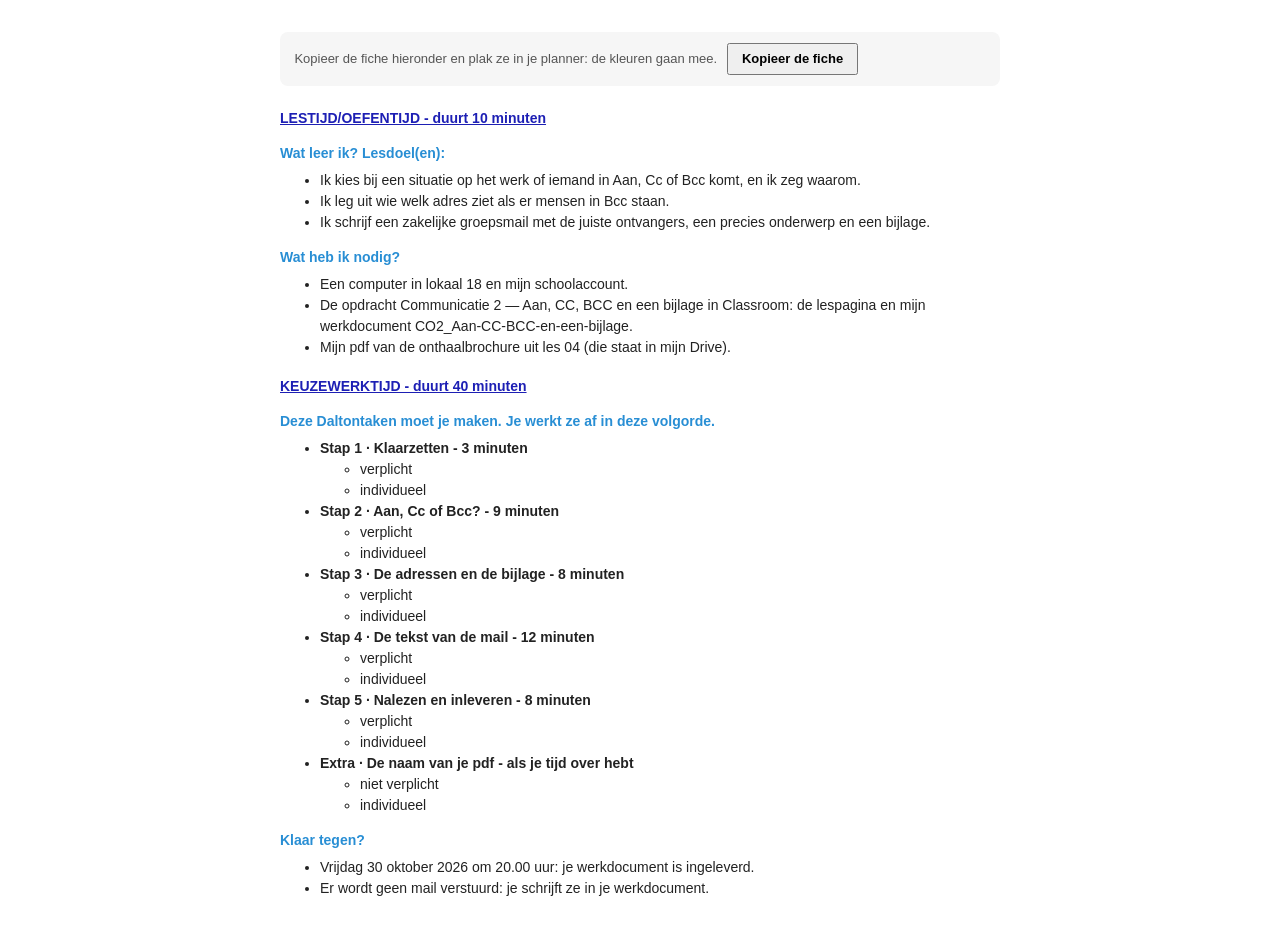
<file: dalton-lesfiche.html>
<!DOCTYPE html>
<html lang="nl-BE">
<head>
<meta charset="UTF-8">
<meta name="viewport" content="width=device-width, initial-scale=1">
<title>Dalton-lesfiche · ORLO · Les 12 — Aan, CC, BCC en een bijlage</title>
<!--
  Dalton-lesfiche voor de leerlingen, in de kleurcode van het Dalton-sjabloon:
    tijdsblokken  #1D1FB4  vet + onderlijnd
    tussenkoppen  #288ED4  vet
    tekst         #222222  (taaktitels vet)
  De opmaak staat INLINE, zodat ze meekomt als je kopieert en plakt in je planner.
  Keuzewerktijd = 50 minuten - instructietijd. De minuten per taak = die van dia 9.
-->
<style>
  body { margin: 2rem auto; max-width: 720px; padding: 0 1rem; background: #fff; }
  .uitleg { font: 13px/1.5 Arial, sans-serif; color: #555; background: #f6f6f6; border-radius: 8px; padding: .7rem .9rem; margin-bottom: 1.4rem; }
  .uitleg button { font: inherit; font-weight: bold; margin-left: .4rem; padding: .25rem .8rem; cursor: pointer; }
</style>
</head>
<body>

<p class="uitleg">Kopieer de fiche hieronder en plak ze in je planner: de kleuren gaan mee.
  <button type="button" id="kopieer">Kopieer de fiche</button> <span id="gemeld"></span></p>

<div id="fiche" style="font-family: 'Open Sans', Arial, sans-serif; font-size: 14px; line-height: 1.5; color: #222222;">
  <p style="margin: 0 0 14px;"><span style="color: #1D1FB4; font-weight: bold; text-decoration: underline;">LESTIJD/OEFENTIJD - duurt 10 minuten</span></p>

  <p style="margin: 0 0 6px; color: #288ED4; font-weight: bold;">Wat leer ik? Lesdoel(en):</p>
  <ul style="margin: 0 0 14px; list-style-type: disc;">
    <li>Ik kies bij een situatie op het werk of iemand in Aan, Cc of Bcc komt, en ik zeg waarom.</li>
    <li>Ik leg uit wie welk adres ziet als er mensen in Bcc staan.</li>
    <li>Ik schrijf een zakelijke groepsmail met de juiste ontvangers, een precies onderwerp en een bijlage.</li>
  </ul>

  <p style="margin: 0 0 6px; color: #288ED4; font-weight: bold;">Wat heb ik nodig?</p>
  <ul style="margin: 0 0 18px; list-style-type: disc;">
    <li>Een computer in lokaal 18 en mijn schoolaccount.</li>
    <li>De opdracht Communicatie 2 — Aan, CC, BCC en een bijlage in Classroom: de lespagina en mijn werkdocument CO2_Aan-CC-BCC-en-een-bijlage.</li>
    <li>Mijn pdf van de onthaalbrochure uit les 04 (die staat in mijn Drive).</li>
  </ul>

  <p style="margin: 0 0 14px;"><span style="color: #1D1FB4; font-weight: bold; text-decoration: underline;">KEUZEWERKTIJD - duurt 40 minuten</span></p>

  <p style="margin: 0 0 6px; color: #288ED4; font-weight: bold;">Deze Daltontaken moet je maken. Je werkt ze af in deze volgorde.</p>
  <ul style="margin: 0 0 14px; list-style-type: disc;">
    <li><strong>Stap 1 · Klaarzetten - 3 minuten</strong>
      <ul style="list-style-type: circle;"><li>verplicht</li><li>individueel</li></ul></li>
    <li><strong>Stap 2 · Aan, Cc of Bcc? - 9 minuten</strong>
      <ul style="list-style-type: circle;"><li>verplicht</li><li>individueel</li></ul></li>
    <li><strong>Stap 3 · De adressen en de bijlage - 8 minuten</strong>
      <ul style="list-style-type: circle;"><li>verplicht</li><li>individueel</li></ul></li>
    <li><strong>Stap 4 · De tekst van de mail - 12 minuten</strong>
      <ul style="list-style-type: circle;"><li>verplicht</li><li>individueel</li></ul></li>
    <li><strong>Stap 5 · Nalezen en inleveren - 8 minuten</strong>
      <ul style="list-style-type: circle;"><li>verplicht</li><li>individueel</li></ul></li>
    <li><strong>Extra · De naam van je pdf - als je tijd over hebt</strong>
      <ul style="list-style-type: circle;"><li>niet verplicht</li><li>individueel</li></ul></li>
  </ul>

  <p style="margin: 0 0 6px; color: #288ED4; font-weight: bold;">Klaar tegen?</p>
  <ul style="margin: 0; list-style-type: disc;">
    <li>Vrijdag 30 oktober 2026 om 20.00 uur: je werkdocument is ingeleverd.</li>
    <li>Er wordt geen mail verstuurd: je schrijft ze in je werkdocument.</li>
  </ul>
</div>

<script>
  // Kopieert de fiche MET opmaak (kleuren, vet, onderlijnd) naar het klembord.
  // 1) moderne klembordfunctie met HTML, 2) oudere manier, 3) anders: fiche selecteren.
  var knop = document.getElementById('kopieer'), melding = document.getElementById('gemeld');
  var fiche = document.getElementById('fiche');
  function selecteer() {
    var bereik = document.createRange(); bereik.selectNodeContents(fiche);
    var sel = window.getSelection(); sel.removeAllRanges(); sel.addRange(bereik);
  }
  function oudeManier() {
    selecteer();
    var gelukt = false;
    try { gelukt = document.execCommand('copy'); } catch (e) { gelukt = false; }
    melding.textContent = gelukt ? 'Gekopieerd. Plak het in je planner.'
                                 : 'De fiche is geselecteerd: druk nu op Cmd + C (of Ctrl + C).';
  }
  knop.addEventListener('click', function () {
    if (navigator.clipboard && window.ClipboardItem) {
      var item = new ClipboardItem({
        'text/html': new Blob([fiche.outerHTML], { type: 'text/html' }),
        'text/plain': new Blob([fiche.innerText], { type: 'text/plain' })
      });
      navigator.clipboard.write([item]).then(function () {
        melding.textContent = 'Gekopieerd. Plak het in je planner.';
      }, oudeManier);
    } else {
      oudeManier();
    }
  });
</script>
</body>
</html>
</file>
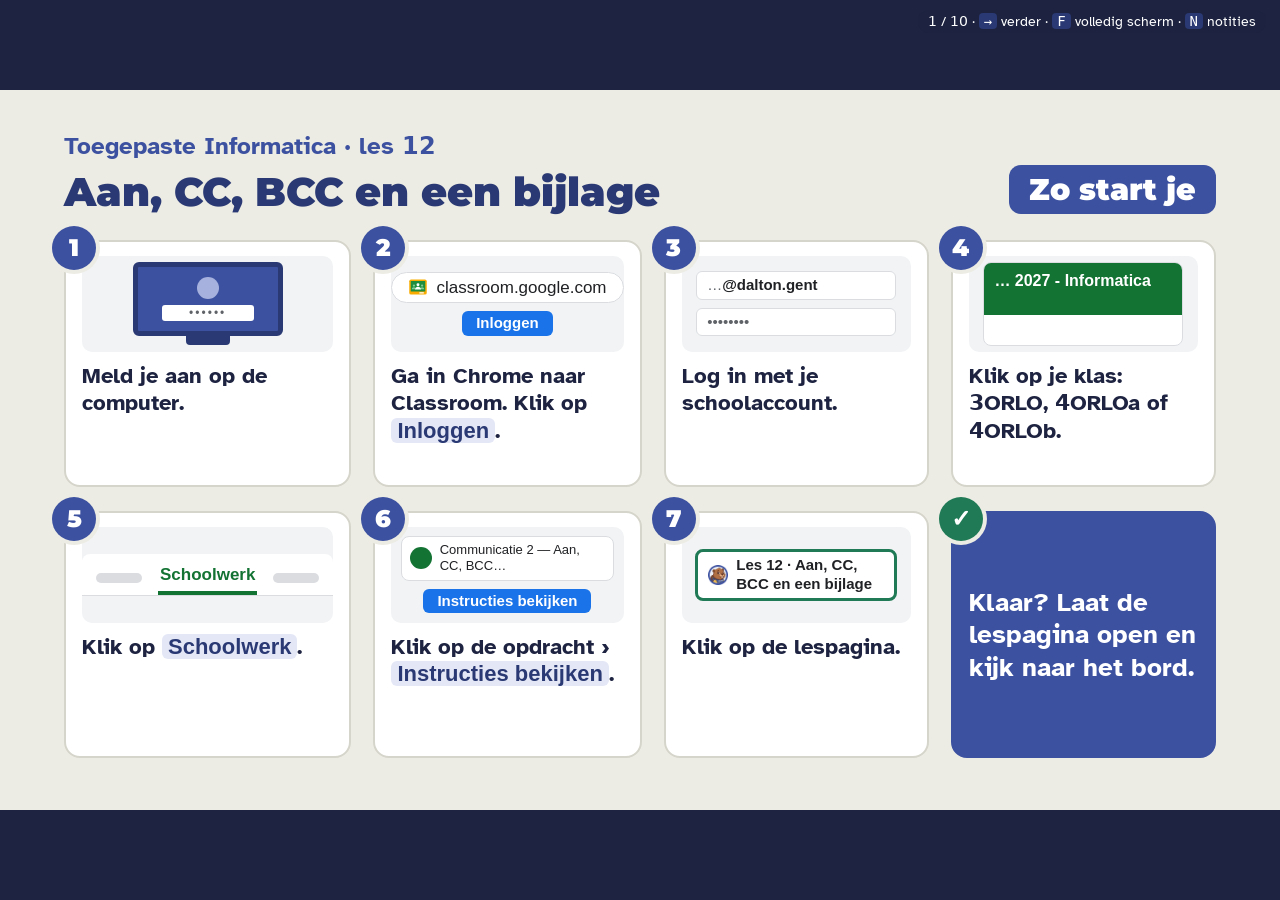
<file: presentatie.html>
<!DOCTYPE html>
<html lang="nl-BE">
<head>
  <meta charset="UTF-8">
  <meta name="viewport" content="width=device-width, initial-scale=1">
  <title>Aan, CC, BCC en een bijlage · dia's · NovaDepot</title>
  <link rel="icon" href="assets/novadepot-icon.svg" type="image/svg+xml">
  <link rel="stylesheet" href="css/slides.css">
  <style>
    .compact .two { flex: 0 0 auto; }
    .compact .panel p { margin-bottom: 10px; }
    .compact .panel p:last-child { margin-bottom: 0; }
    .qhead { font-size: 30px; font-weight: 700; margin: 0 0 6px; }
    .qcol .opt { font-size: 26px; padding: 8px 16px; }
    .qcol .opt .n { width: 46px; height: 46px; font-size: 24px; }
    .klok { font-size: 22px; color: #4D5573; }
    .steps1 { margin: 0; padding-left: 1.2em; }
    .steps1 li { font-size: 27px; margin-bottom: 14px; }
    .steps1 li:last-child { margin-bottom: 0; }
    .lbl { font-weight: 700; font-size: 22px !important; margin: 0 0 10px; color: var(--navy-deep); }
    .rood { color: #A0372A; font-weight: 700; }
    .groen { color: #1F7A55; font-weight: 700; }
    .vond { list-style: none; padding: 0 !important; margin: 0 0 14px; display: grid; gap: 12px; }
    .vond li { display: grid; grid-template-columns: 56px 1fr; gap: 16px; align-items: center; background: #fff; border: 2px solid #D6D5CB; border-radius: 14px; padding: 10px 18px; font-size: 26px !important; margin: 0 !important; line-height: 1.3; }
    .vond .nr { width: 46px; height: 46px; border-radius: 50%; background: var(--navy); color: #fff; font-weight: 700; font-size: 24px; display: flex; align-items: center; justify-content: center; }
    /* een nagemaakt venster Nieuw bericht (kijk naar de mail van Tom) */
    .dmail { background: #fff; border: 2px solid #9AA0A6; border-radius: 12px 12px 6px 6px; overflow: hidden; font-family: Arial, Helvetica, sans-serif; font-size: 23px; color: #202124; box-shadow: 0 8px 24px rgba(29,35,64,.15); }
    .dm-kop { background: #F2F6FC; font-weight: 700; font-size: 20px; padding: 8px 18px; }
    .dm-veld { display: flex; gap: 14px; padding: 8px 18px; border-bottom: 1px solid #E3E3E3; font-size: 21px; }
    .dm-veld span { color: #5F6368; min-width: 120px; }
    .dm-veld .leeg { color: #A0372A; font-style: italic; }
    .dm-tekst { padding: 14px 18px 4px; }
    .dm-tekst p { margin: 0 0 12px !important; font-size: 23px !important; line-height: 1.3 !important; }
    /* de zes bouwstenen: een nummer en de naam links, wat erin staat rechts */
    .dbouw { background: #fff; border: 2px solid #9AA0A6; border-radius: 12px 12px 6px 6px; overflow: hidden; font-family: Arial, Helvetica, sans-serif; box-shadow: 0 8px 24px rgba(29,35,64,.15); }
    .db-kop { background: #F2F6FC; font-weight: 700; font-size: 21px; padding: 6px 18px; }
    .db-veld { display: flex; gap: 14px; padding: 6px 18px; border-bottom: 1px solid #E3E3E3; font-size: 22px; color: #5F6368; }
    .db-veld span { min-width: 150px; }
    .db-rij { display: grid; grid-template-columns: 290px 1fr; gap: 16px; align-items: center; padding: 10px 18px; border-bottom: 1px dashed #D6D5CB; }
    .db-rij:last-child { border-bottom: 0; }
    .db-naam { display: flex; align-items: center; gap: 12px; font-weight: 700; color: var(--navy-deep); font-size: 27px; }
    .db-naam b { flex: none; width: 42px; height: 42px; border-radius: 50%; background: var(--navy); color: #fff; display: flex; align-items: center; justify-content: center; font-size: 23px; }
    .db-tekst { font-size: 26px; color: #202124; line-height: 1.2; }
    .ondw { background: #fff; border: 3px solid var(--navy); border-radius: 12px; padding: 8px 16px; margin: 0; font-family: Arial, sans-serif; font-size: 24px !important; line-height: 1.25 !important; }
    .ondw .lblk { display: block; font-size: 18px; color: #5F6368; margin-bottom: 2px; }
    .ondw.slecht { border-color: #A0372A; }
    .ondw.goed { border-color: var(--ok); }
    .groot { font-size: 30px !important; }
    .markeer { background: #FCD6CF; border-radius: 6px; padding: 0 8px; font-weight: 700; }
    /* les 12: wie ziet welk adres, en de bijlage als chip */
    .dmail .dm-veld.rij { align-items: flex-start; }
    .dm-veld .lijn { display: block; line-height: 1.25; }
    .dm-veld b { font-weight: 400; }
    .kaartjes { display: grid; grid-template-columns: 1fr 1fr; gap: 12px; }
    .kaartje { background: #fff; border: 3px solid var(--navy); border-radius: 14px; padding: 10px 14px; font-size: 24px; line-height: 1.2; }
    .kaartje b { display: block; font-size: 26px; color: var(--navy-deep); }
    .kaartje span { font-size: 19px; color: #5F6368; word-break: break-all; }
    .pdf { display: flex; align-items: center; gap: 16px; background: #fff; border: 2px solid #9AA0A6; border-radius: 14px; padding: 16px 20px; font-family: Arial, Helvetica, sans-serif; font-size: 25px; box-shadow: 0 8px 24px rgba(29,35,64,.15); }
    .pdf .tag { flex: none; background: #D93025; color: #fff; border-radius: 6px; font-size: 22px; font-weight: 700; padding: 6px 10px; }
    .pdf small { display: block; font-size: 20px; color: #5F6368; }
    .regel3 { list-style: none; padding: 0 !important; margin: 0; display: grid; gap: 10px; }
    .regel3 li { display: grid; grid-template-columns: 150px 1fr; gap: 16px; align-items: center; background: #fff; border: 2px solid #D6D5CB; border-radius: 14px; padding: 10px 18px; font-size: 27px !important; margin: 0 !important; line-height: 1.25; }
    .regel3 .w { font-weight: 700; color: var(--navy-deep); font-size: 30px; }
    .dsug { margin: 8px 0 0 150px; width: 520px; border: 2px solid #DADCE0; border-radius: 10px; background: #fff; font-family: Arial, Helvetica, sans-serif; font-size: 22px; overflow: hidden; box-shadow: 0 8px 24px rgba(29,35,64,.15); }
    .dsug div { padding: 8px 16px; }
    .dsug .k { background: #F8F9FA; color: #5F6368; font-size: 19px; font-weight: 700; }
    .dsug .a { background: #E8F0FE; }
    .dsug .l { color: #5F6368; font-size: 15px; font-weight: 700; letter-spacing: .04em; padding-bottom: 2px; }
    .dchip b.doc { background: #1A73E8; }
    .dchip { display: inline-flex; align-items: center; gap: 10px; border: 2px solid #DADCE0; border-radius: 99px; padding: 4px 16px 4px 6px; background: #fff; font-size: 22px; }
    .dchip b { background: #D93025; color: #fff; border-radius: 99px; font-size: 17px; padding: 3px 10px; }
    .oogrij { display: grid; grid-template-columns: repeat(3, 1fr); gap: 14px; }
    .oog { background: #fff; border: 3px solid var(--navy); border-radius: 14px; padding: 10px 12px; text-align: center; font-size: 24px; line-height: 1.2; }
    .oog b { display: block; font-size: 30px; color: var(--navy-deep); margin-bottom: 4px; }
    .oog svg { width: 52px; height: 52px; fill: none; stroke: var(--navy); stroke-width: 1.8; stroke-linecap: round; stroke-linejoin: round; }
    .oog.bcc { border-color: #A0372A; }
    .oog.bcc svg { stroke: #A0372A; }
  </style>
</head>
<body>
<div class="hud"><span id="counter"></span> · <kbd>→</kbd> verder · <kbd>F</kbd> volledig scherm · <kbd>N</kbd> notities</div>
<div class="deck"><div class="stage">

<!-- 1 · vaste startdia -->
<section class="slide start">
  <div class="start-kop">
    <div>
      <p class="kicker">Toegepaste Informatica · les 12</p>
      <h1>Aan, CC, BCC en een bijlage</h1>
    </div>
    <span class="start-zo">Zo start je</span>
  </div>
  <ol class="startroute">
    <li><div class="sr-beeld"><div class="pc-scherm"><span class="pc-avatar"></span><span class="pc-veld">••••••</span></div><div class="pc-voet"></div></div><span class="sr-tekst">Meld je aan op de computer.</span></li>
    <li><div class="sr-beeld"><span class="url-balk"><img class="logo" src="assets/logos/classroom.svg" alt="">classroom.google.com</span><span class="url-knop">Inloggen</span></div><span class="sr-tekst">Ga in Chrome naar Classroom. Klik op <span class="knop">Inloggen</span>.</span></li>
    <li><div class="sr-beeld"><span class="login-veld">…<b>@dalton.gent</b></span><span class="login-veld">••••••••</span></div><span class="sr-tekst">Log in met je schoolaccount.</span></li>
    <li><div class="sr-beeld"><div class="lesgroep"><span class="lesgroep-kop">… 2027 - Informatica</span></div></div><span class="sr-tekst">Klik op je klas: 3ORLO, 4ORLOa of 4ORLOb.</span></li>
    <li><div class="sr-beeld"><div class="tabs"><span class="tab-grijs"></span><span class="tab-aan">Schoolwerk</span><span class="tab-grijs"></span></div></div><span class="sr-tekst">Klik op <span class="knop">Schoolwerk</span>.</span></li>
    <li><div class="sr-beeld"><span class="opdr-rij"><span class="opdr-ic"></span>Communicatie 2 — Aan, CC, BCC…</span><span class="opdr-link">Instructies bekijken</span></div><span class="sr-tekst">Klik op de opdracht › <span class="knop">Instructies bekijken</span>.</span></li>
    <li><div class="sr-beeld"><span class="bijl-chip aan"><img class="logo" src="assets/logos/lespagina.webp" alt="">Les 12 · Aan, CC, BCC en een bijlage</span></div><span class="sr-tekst">Klik op de lespagina.</span></li>
    <li class="klaar">Klaar? Laat de lespagina open en kijk naar het bord.</li>
  </ol>
  <template class="note">
    <p><strong>Lesstart (0–1'). De vaste startdia</strong> (sinds 09-10-2026, elke les dezelfde, voor alle klassen). Laat ze op het bord staan terwijl de leerlingen aanmelden.</p>
    <p>Het <strong>wachtwoord van de computers</strong> staat niet op de dia: de dia's staan openbaar online. Zeg het, of schrijf het op het bord.</p>
    <p>Ga verder als de meesten de lespagina open hebben.</p>
  </template>
</section>

<!-- 2 · lesstart: ophalen uit les 11 -->
<section class="slide met-mascotte" data-answer>
  <img class="mascotte" src="assets/mascotte/dalton_denken.webp" alt="" width="240" height="240">
  <p class="kicker">Lesstart · 3 minuten</p>
  <h2>Weet je het nog?</h2>
  <div class="two" style="grid-template-columns: 1fr 330px">
    <div class="panel">
      <p class="lbl">Les 11 · de zakelijke e-mail · de zes bouwstenen</p>
      <ol class="steps1" style="padding-left:1.4em">
        <li style="font-size:26px;margin-bottom:8px">Aanspreking</li>
        <li style="font-size:26px;margin-bottom:8px">Inleiding</li>
        <li style="font-size:26px;margin-bottom:8px">De vraag</li>
        <li style="font-size:26px;margin-bottom:8px"><span class="markeer">&nbsp;?&nbsp;&nbsp;?&nbsp;</span></li>
        <li style="font-size:26px;margin-bottom:8px">Slotgroet</li>
        <li style="font-size:26px;margin-bottom:0">Handtekening</li>
      </ol>
    </div>
    <div class="qcol">
      <p class="qhead">Wat hoort op de lege plaats?</p>
      <div class="opts">
        <div class="opt right"><span class="n">A</span>Slot</div>
        <div class="opt"><span class="n">B</span>Bijlage</div>
        <div class="opt"><span class="n">C</span>Onderwerp</div>
      </div>
    </div>
  </div>
  <p class="answer">Het slot: tegen wanneer je een antwoord wil, en bedanken. Het onderwerp staat boven de mail.</p>
  <template class="note">
    <p><strong>Lesstart (3'), ophalen uit les 11.</strong> De zes bouwstenen staan er, met één lege plaats. Iedereen antwoordt tegelijk met vingers: 1, 2 of 3 vingers voor A, B of C. Druk daarna op → voor het antwoord.</p>
    <p>Wie B kiest: <em>"Een bijlage is een bestand dat je meestuurt, geen deel van je tekst. Daar komen we zo op terug."</em> Wie C kiest: <em>"Waar staat het onderwerp: in je tekst of erboven?"</em></p>
    <p><strong>De brug naar vandaag</strong>: <em>"Toms mail is vertrokken. Vandaag mailt Lotte niet naar één persoon, maar naar vijf mensen tegelijk, met een bijlage."</em></p>
  </template>
</section>

<!-- 3 · lesdoel -->
<section class="slide met-mascotte">
  <img class="mascotte" src="assets/mascotte/dalton_wijzen_links.webp" alt="" width="240" height="240">
  <p class="kicker">Ik doe · dia 1 van 4</p>
  <h2>Wat kan je straks?</h2>
  <ul class="rules">
    <li>Je kiest wie in <strong>Aan, Cc of Bcc</strong> komt, en je zegt waarom.</li>
    <li>Je legt uit <strong>wie welk adres ziet</strong> als er mensen in Bcc staan.</li>
    <li>Je schrijft een <strong>zakelijke groepsmail</strong> met de juiste ontvangers, een precies onderwerp en een bijlage.</li>
  </ul>
  <p class="klok" style="margin-top:6px">Ik leg 5 minuten uit. Daarna werk jij zelfstandig met de lespagina, en kom ik bij jou langs.</p>
  <template class="note">
    <p><strong>Ik doe, 0'30".</strong> Lesdoel voorlezen, niet toelichten. Zeg er meteen bij dat de uitleg maar vijf minuten duurt en dat alles daarna op de lespagina staat. Zeg ook: <em>"Er wordt vandaag niets echt verstuurd. Je schrijft de mail in je werkdocument."</em></p>
  </template>
</section>

<!-- 4 · de situatie -->
<section class="slide compact">
  <p class="kicker">Ik doe · dia 2 van 4 · kijk naar wie de mail krijgt</p>
  <h2 style="margin-bottom:14px">Lotte mailt vijf jobstudenten</h2>
  <div class="two" style="grid-template-columns: 1.15fr 0.9fr; align-items: start">
    <ul class="vond">
      <li><span class="nr">1</span><span><strong>Lotte Maes</strong> van de personeelsdienst schrijft de mail.</span></li>
      <li><span class="nr">2</span><span>Vijf nieuwe <strong>jobstudenten</strong>: ze kennen elkaar niet.</span></li>
      <li><span class="nr">3</span><span><strong>Tom</strong>, hun verantwoordelijke, krijgt een kopie. Hij moet niets doen.</span></li>
      <li><span class="nr">4</span><span>Erbij: de <strong>onthaalbrochure</strong>, jouw pdf uit les 04.</span></li>
    </ul>
    <div>
      <p class="lbl">De bijlage</p>
      <div class="pdf"><span class="tag">PDF</span><span>… - TV3_Documentopmaak.pdf<small>de onthaalbrochure, uit les 04</small></span></div>
    </div>
  </div>
  <template class="note">
    <p><strong>Ik doe, 1'.</strong> Vertel de situatie in eigen woorden: <em>"In december beginnen vijf jobstudenten bij NovaDepot. Lotte van de personeelsdienst mailt hen de onthaalbrochure. Die brochure maakte jullie in les 04, als pdf. De jobstudenten kennen elkaar niet. Tom is hun verantwoordelijke in het magazijn: hij krijgt de mail in kopie."</em></p>
    <p><strong>Zeg wat je moet zien</strong>: links de vier personen en dingen, rechts de pdf die als bijlage meegaat. De adressen zijn verzonnen (<em>.example</em> bestaat nooit echt).</p>
  </template>
</section>

<!-- 5 · rollenspel: wie ziet welk adres? -->
<section class="slide compact">
  <p class="kicker">Ik doe · dia 3 van 4 · rollenspel · kijk naar Aan, Cc en Bcc</p>
  <h2 style="margin-bottom:12px">Wie ziet welk adres?</h2>
  <div class="two" style="grid-template-columns: 1.25fr 0.9fr; align-items: start">
    <div class="dmail">
      <div class="dm-kop">Nieuw bericht · de mail van Lotte</div>
      <div class="dm-veld"><span>Aan</span><em class="leeg">(leeg)</em></div>
      <div class="dm-veld"><span>Cc</span>tom.peeters@…</div>
      <div class="dm-veld rij"><span>Bcc</span><i class="lijn" style="font-style:normal">lina.haddad@…<br>emre.yilmaz@…<br>noor.verbeke@…<br>kobe.desmet@…<br>ayla.janssens@…</i></div>
    </div>
    <div class="kaartjes">
      <div class="kaartje"><b>Lotte</b><span>schrijft de mail</span></div>
      <div class="kaartje"><b>Tom</b><span>in Cc</span></div>
      <div class="kaartje"><b>Lina</b><span>in Bcc</span></div>
      <div class="kaartje"><b>Emre</b><span>in Bcc</span></div>
    </div>
  </div>
  <div class="panel reveal-item" style="margin-top:14px">
    <div class="oogrij">
      <div class="oog"><b>Aan</b><svg viewBox="0 0 24 24"><path d="M2 12s4-7 10-7 10 7 10 7-4 7-10 7S2 12 2 12z"/><circle cx="12" cy="12" r="3"/></svg><br>moet iets doen</div>
      <div class="oog"><b>Cc</b><svg viewBox="0 0 24 24"><path d="M2 12s4-7 10-7 10 7 10 7-4 7-10 7S2 12 2 12z"/><circle cx="12" cy="12" r="3"/></svg><br>moet het weten</div>
      <div class="oog bcc"><b>Bcc</b><svg viewBox="0 0 24 24"><path d="M2 12s4-7 10-7 10 7 10 7-4 7-10 7S2 12 2 12z"/><circle cx="12" cy="12" r="3"/><path d="M4 4l16 16"/></svg><br>mag de adressen van de anderen niet zien</div>
    </div>
  </div>
  <template class="note">
    <p><strong>Ik doe, 2'. Rollenspel <em>Wie ziet welk adres?</em></strong> Vier leerlingen komen vooraan of blijven zitten met een kaartje (A5, zelf schrijven): Lotte, Tom, Lina, Emre. Toon de mail van Lotte: <em>Aan</em> leeg, <em>Cc</em> Tom, <em>Bcc</em> Lina en Emre (en nog drie anderen).</p>
    <p>Vraag aan Lina: <em>"Zie jij het adres van Tom? En dat van Emre?"</em> (Tom: ja. Emre: nee.) Vraag aan Tom: <em>"Weet jij wie de mail nog kreeg?"</em> (Hij ziet alleen Lotte en zichzelf: de jobstudenten staan in Bcc.) Vraag aan Lotte: <em>"Waarom doe je dat?"</em></p>
    <p><strong>Een nieuw soort tekening, lees ze hardop voor</strong>: drie vakjes, Aan, Cc en Bcc. Een open oog betekent: iedereen ziet dit adres. Een doorgestreept oog betekent: niemand ziet de andere adressen in dit vak. Druk op →.</p>
    <p>Denk dan hardop bij rij 1 van deel 1: <em>"Tom vraagt Kim Wouters om een levering te verplaatsen. Moet zij iets doen? Ja. Dus Aan."</em> Zeg: <em>Aan = moet iets doen. Cc = moet het weten. Bcc = mag de adressen van de anderen niet zien.</em></p>
  </template>
</section>

<!-- 6 · demo: de bijlage als chip -->
<section class="slide compact">
  <p class="kicker">Ik doe · dia 4 van 4 · demo: de bijlage · kijk naar het vak Bijlage</p>
  <h2 style="margin-bottom:12px">De bijlage in je werkdocument</h2>
  <ol class="regel3">
    <li><span class="w">1 · @</span><span>Klik in het vak <strong>Bijlage</strong> en typ <strong>@</strong>, en dan <strong>TV3</strong>.</span></li>
  </ol>
  <div class="dsug reveal-item"><div class="k">@TV3</div><div class="l">BESTANDEN</div><div class="a"><span class="dchip" style="border:0;padding:0"><b>PDF</b></span> … - TV3_Documentopmaak.pdf</div><div><span class="dchip" style="border:0;padding:0"><b class="doc">DOC</b></span> … - TV3_Documentopmaak</div></div>
  <ol class="regel3 reveal-item" style="margin-top:12px">
    <li><span class="w">2 · Kies</span><span>Klik je pdf (het <strong>rode</strong> icoon): er komt een <span class="dchip"><b>PDF</b>… - TV3_Documentopmaak.pdf</span></span></li>
    <li><span class="w">3 · Zeg het</span><span>Schrijf in je tekst dat er een bijlage is: <em>In de bijlage vindt u …</em></span></li>
  </ol>
  <template class="note">
    <p><strong>Ik doe, 1'30". Demo van de chip</strong> (het enige technische dat nieuw is). Open een eigen Google-document, klik in een vak, typ <strong>@</strong> en een stuk van de naam van een pdf in je Drive, en kies ze: er komt een chip. Of toon alleen deze tekening. <strong>Lees de tekening de eerste keer hardop voor</strong>: de lijst met suggesties verschijnt onder het vak. Onder <em>Bestanden</em> staat de pdf (rood icoon), maar ook het Google-document van les 04 met dezelfde naam (blauw icoon); daaronder staan plaatsen van Google Maps. Zeg: <em>"Kies het rode pdf-icoon."</em> (Zo getest met demoleerling3 op 21-10-2026.)</p>
    <p>Zeg: <em>"Vind je je pdf niet? Typ dan de naam van het bestand."</em> En: <em>"En in je tekst schrijf je dat er een bijlage is. Zit ze er echt bij? Kijk dat altijd na."</em></p>
    <p>Wie de pdf uit les 04 niet heeft of niet vindt: de naam typen telt even goed. Jonas helpt niet zoeken in Drive.</p>
  </template>
</section>

<!-- 7 · controle -->
<section class="slide " data-answer>
  <p class="kicker">Controle · iedereen antwoordt</p>
  <h2>Wie ziet welk adres?</h2>
  <div class="qcol">
    <p class="qhead">Noor staat in Bcc. Ziet ze het adres van Kobe, die ook in Bcc staat?</p>
    <div class="opts">
      <div class="opt"><span class="n">A</span>Ja</div>
      <div class="opt right"><span class="n">B</span>Nee</div>
    </div>
  </div>
  <p class="answer">Nee. Wie in Bcc staat, ziet Aan en Cc, maar niet de andere adressen in Bcc.</p>
  <template class="note">
    <p><strong>Controle (1'). Iedereen antwoordt tegelijk</strong>: 1 of 2 vingers voor A of B. Kijk rond en onthoud wie A toont.</p>
    <p>Wie A kiest: <em>"Waarom zet Lotte de jobstudenten in Bcc? Wat is het verschil met Cc?"</em> Tip: ga terug naar de tekening met de ogen.</p>
    <p>Druk op → voor het antwoord. Wie A toonde, komt zo meteen 3 tot 5 minuten bij je.</p>
  </template>
</section>

<!-- 8 · iedereen doet stap 1 -->
<section class="slide ">
  <p class="kicker">Samen · 3 minuten</p>
  <h2>Iedereen doet stap 1</h2>
  <div class="panel">
    <ol class="steps1">
      <li>Open de lespagina. Klik op <strong>Stap 1 · Klaarzetten</strong>.</li>
      <li>Open je werkdocument en lees het kader: wie krijgt de mail, wie moet het alleen weten, en wat moet erin?</li>
      <li>Klaar? Steek je <strong>duim</strong> op.</li>
    </ol>
  </div>
  <template class="note">
    <p><strong>Samen (3').</strong> Iedereen doet stap 1 tegelijk. Loop rond en kijk naar de schermen: het werkdocument open, met de naam van de leerling in de titel?</p>
    <p>Duim op bij de meesten: ga naar de volgende dia. Wie op de controlevraag fout had of hier vastloopt, blijft 3 tot 5 minuten bij je. De rest begint aan stap 2.</p>
    <p>Zeg één zin over <em>Toon stapjes</em>: <em>"Weet je niet hoe het moet? Klik op Toon stapjes, dan zie je elk klein stapje met een beeld."</em> En: <em>"Typ je mail in je werkdocument, in de lichtblauwe vakken."</em></p>
  </template>
</section>

<!-- 9 · zo werk je verder -->
<section class="slide compact met-mascotte">
  <img class="mascotte" src="assets/mascotte/dalton_laptop.webp" alt="" width="240" height="240">
  <p class="kicker">Keuzewerktijd · <span class="eindtijd">40 minuten</span></p>
  <h2>Zo werk je verder</h2>
  <div class="two" style="grid-template-columns: 1.6fr 1fr">
    <div>
      <ol class="steps1 kloklijst" data-lesmomenten="2026-10-27/14.35/15.25/4ORLOb/8;2026-10-27/15.25/16.15/3ORLO/9;2026-10-28/11.15/12.05/4ORLOa/4" data-beltijden="8.25-9.15 9.15-10.05 10.25-11.15 11.15-12.05 12.05-12.55 13.45-14.35 14.35-15.25 15.25-16.15 16.15-17.05">
        <li data-min="3" data-samen>Klaarzetten <span class="klok tijd">samen &#10003;</span></li>
        <li data-min="9">Aan, Cc of Bcc? <span class="klok tijd">9'</span></li>
        <li data-min="8">De adressen en de bijlage <span class="klok tijd">8'</span></li>
        <li data-min="12">De tekst van de mail <span class="klok tijd">12'</span></li>
        <li data-min="8">Nalezen en inleveren <span class="klok tijd">8'</span></li>
      </ol>
    </div>
    <div class="panel navy">
      <p style="font-size:25px"><strong>Vast?</strong></p>
      <p style="font-size:26px">1. <em>Toon stapjes</em><br>2. Je buur<br>3. Ik</p>
      <p style="margin-top:14px;font-size:22px">Vink af in de <strong>checklist</strong>.</p>
    </div>
  </div>
  <p class="klok" style="margin-top:18px;font-size:25px">
    <strong>Alles staat in de opdracht in <span class="met-logo"><img class="logo" src="assets/logos/classroom.svg" alt="">Google Classroom</span></strong> <em>Communicatie 2 — Aan, CC, BCC en een bijlage</em>: de lespagina en je werkdocument.
    Je levert alleen je <strong>werkdocument</strong> in.<br>Adres: jonasdaltongent.github.io/Groepsmail-NovaDepot/<!-- PAS AAN --></p>
  <template class="note">
    <p><strong>Keuzewerktijd.</strong> Laat deze dia staan zolang ze werken. <strong>De kloktijden</strong> komen uit de planning: buiten de les toont de dia de uren van het geplande lesmoment (met de dag en de klas erbij); tijdens dat lesmoment rekent ze vanaf nu tot de bel, min 1 minuut voor de exitvraag. Stap 1 is al samen gedaan (dia 8). Te vroeg getoond, of geef je de les op een ander uur? Druk op <strong>T</strong>.</p>
    <p>Eerste rondgang: heeft iedereen het <strong>eigen</strong> werkdocument open (de naam in de titel)? Tweede rondgang, rond stap 3: staan de jobstudenten in <strong>Bcc</strong> en Tom in <strong>Cc</strong>? Zit er een <strong>bijlage</strong> in het vak?</p>
    <p>Denkvragen: <em>"Wie moet iets doen na deze mail? Wie moet het alleen weten?"</em> · <em>"Kan Lina het adres van Emre zien? Waarom niet?"</em> · <em>"Hoe weten de jobstudenten dat er een bijlage is?"</em></p>
    <p>Wie vastzit bij de chip: <em>"Typ de naam van het bestand."</em> Wie niet klaar raakt: minimumroute = deel 1, deel 3 (ontvangers, bijlage en boodschap) en inleveren; deel 2 mag later, vóór de deadline.</p>
    <p>Wie vraagt hoe hij inlevert: kijk eerst onder de vragen van de laatste stap.</p>
    <p><strong>Vergeet niet</strong> het adres op deze dia aan te passen als de repository anders heet.</p>
  </template>
</section>

<!-- 10 · exitvraag -->
<section class="slide met-mascotte" data-answer>
  <img class="mascotte" src="assets/mascotte/dalton_hulp.webp" alt="" width="240" height="240">
  <p class="kicker">Afsluiten · laatste minuut</p>
  <h2 style="margin-bottom:10px">Eén vraag voor je vertrekt</h2>
  <div class="qcol">
    <p class="qhead">Het onthaal mailt 40 klanten, met al hun adressen in Aan. Wat is het probleem?</p>
    <div class="opts">
      <div class="opt"><span class="n">A</span>Niets</div>
      <div class="opt right"><span class="n">B</span>Iedereen ziet de adressen van de anderen</div>
      <div class="opt"><span class="n">C</span>De mail komt niet aan</div>
    </div>
  </div>
  <p class="answer">Iedereen ziet alle adressen, en dat zijn persoonsgegevens. Zet ze in Bcc.</p>
  <p style="margin-top:6px;font-size:25px"><strong>Vertrek je? Log uit, of druk op Windows + L.</strong><br>Volgende les: <strong>Phishing of echt?</strong></p>
  <template class="note">
    <p><strong>Afsluiting, laatste minuut van de keuzewerktijd.</strong> Laat twee of drie leerlingen antwoorden, en druk dan op → voor het antwoord. Wie A kiest, ziet het privacyprobleem nog niet: onthoud wie dat is, en begin er volgende keer mee.</p>
    <p>Zeg mondeling dat wie niet klaar is, toch inlevert.</p>
    <p><strong>Vertrekken:</strong> iedereen logt uit, of drukt op Windows + L.</p>
    <p>Na de les: kijk in de werkdocumenten naar deel 3: staan de jobstudenten in Bcc en Tom in Cc? Is Aan leeg? Zit de bijlage erbij, en zegt de tekst het? Staat er overal u?</p>
  </template>
</section>

</div></div>
<div class="notes" id="notes"></div>
<script src="js/slides.js"></script>
</body>
</html>
</file>
<file: css/style.css>
/* ==========================================================================
   Les 11 · De zakelijke e-mail (NovaDepot) — leerlingentool
   Toegepaste Informatica · 2de graad Organisatie en logistiek
   (arbeidsmarktgerichte finaliteit) · GO! Dalton Gent · ORLO
   Uit _sjablonen/lespakket (basis: les 06 ORLO, 08-10-2026).

   Opbouw naar het voorbeeld van PedalPro (rustig, één ding tegelijk):
     links   de route (stappenlijst, altijd zichtbaar)
     midden  één stap: titel · één zin · wat moet je doen · één tip · klaar als
     rechts  de checklist met concrete taken (altijd zichtbaar)
   Op een half scherm (< 900 px) staat alles onder elkaar en toont de checklist
   alleen de taken van de stap waarin je zit.

   Huisstijl: Dalton-kleuren. Geen externe bestanden: lettertypes staan in
   assets/fonts (OFL-licentie), pictogrammen staan als SVG in index.html.
   ========================================================================== */

@font-face { font-family: "Atkinson"; src: url("../assets/fonts/atkinson-regular.woff2") format("woff2"); font-weight: 400; font-style: normal; font-display: swap; }
@font-face { font-family: "Atkinson"; src: url("../assets/fonts/atkinson-bold.woff2") format("woff2"); font-weight: 700; font-style: normal; font-display: swap; }
@font-face { font-family: "Atkinson"; src: url("../assets/fonts/atkinson-italic.woff2") format("woff2"); font-weight: 400; font-style: italic; font-display: swap; }
/* Atkinson tekent de nul met een schuine streep (lijkt op Ø). Cijfers daarom uit een systeemlettertype. */
@font-face { font-family: "Atkinson"; src: local("Segoe UI"), local("SegoeUI"), local("Arial"), local("Helvetica"), local("Roboto"); font-weight: 400; unicode-range: U+0030-0039; }
@font-face { font-family: "Atkinson"; src: local("Segoe UI Bold"), local("SegoeUI-Bold"), local("Arial Bold"), local("Arial-BoldMT"), local("Helvetica Bold"), local("Roboto Bold"); font-weight: 700; unicode-range: U+0030-0039; }
/* ook schuin: anders wordt "16.30 uur" in een cursief citaat 16.3Ø (MW les 4, 13-10-2026) */
@font-face { font-family: "Atkinson"; src: local("Segoe UI Italic"), local("SegoeUI-Italic"), local("Arial Italic"), local("Arial-ItalicMT"), local("Helvetica Oblique"), local("Helvetica-Oblique"), local("Roboto Italic"), local("Roboto-Italic"); font-weight: 400; font-style: italic; unicode-range: U+0030-0039; }
@font-face { font-family: "Montserrat"; src: url("../assets/fonts/montserrat-heavy.woff2") format("woff2"); font-weight: 700 900; font-style: normal; font-display: swap; }

:root {
  /* Dalton Gent-huisstijl */
  --navy: #3C51A0;
  --navy-deep: #2A3973;
  --peri: #A7B1DE;
  --peri-soft: #EEF0F9;
  --blush: #FCD6CF;
  --blush-soft: #FEF3F0;
  --paper: #FFFFFF;
  --bg: #F4F5F9;

  --ink: #1D2340;
  --muted: #545B78;
  --line: #E1E3EC;

  --ok: #1F7A55;
  --ok-soft: #EAF6F0;
  --warn: #A0372A;
  --warn-soft: #FDF1EE;
  --tip: #8A5A00;
  --tip-soft: #FFF7E3;

  --radius: 16px;
  --radius-sm: 10px;
  --shadow: 0 1px 2px rgba(29, 35, 64, .05), 0 6px 20px rgba(29, 35, 64, .06);

  --body: "Atkinson", "Segoe UI", Arial, sans-serif;
  --head: "Montserrat", "Segoe UI", Arial, sans-serif;
  --mono: "Courier New", Consolas, monospace;
}

* { box-sizing: border-box; }
html { -webkit-text-size-adjust: 100%; }
body {
  margin: 0;
  font-family: var(--body);
  font-size: 17px;
  line-height: 1.6;
  color: var(--ink);
  background: var(--bg);
}
h1, h2, h3 { font-family: var(--head); color: var(--navy-deep); line-height: 1.2; margin: 0; }
p { margin: 0 0 .8rem; }
p:last-child { margin-bottom: 0; }
a { color: var(--navy); }
code { font-family: var(--mono); font-size: .92em; background: var(--peri-soft); padding: .05rem .3rem; border-radius: 5px; overflow-wrap: anywhere; }
:focus-visible { outline: 3px solid var(--navy); outline-offset: 2px; border-radius: 6px; }
[hidden] { display: none !important; }

/* Pictogrammen (SVG-symbolen bovenaan index.html) */
.ic { width: 1.15em; height: 1.15em; flex-shrink: 0; fill: none; stroke: currentColor; stroke-width: 2; stroke-linecap: round; stroke-linejoin: round; vertical-align: -.2em; }

/* Knop- en toetsnamen */
.ui { font-weight: 700; color: var(--navy-deep); background: var(--peri-soft); padding: 0 .35rem; border-radius: 5px; white-space: nowrap; }
.key { display: inline-block; font-weight: 700; font-size: .9em; border: 1px solid #C4C7D4; border-bottom-width: 3px; border-radius: 6px; background: #fff; padding: 0 .35rem; white-space: nowrap; }

/* ---------- Kopbalk ---------- */
.topbar { background: var(--paper); border-bottom: 1px solid var(--line); }
.topbar-inner { max-width: 1440px; margin: 0 auto; padding: .7rem 1.2rem; display: flex; align-items: center; gap: 1rem; }
.brand { display: flex; align-items: center; gap: .9rem; text-decoration: none; min-width: 0; }
.brand img { height: 36px; width: auto; display: block; flex-shrink: 0; }
.brand-lesson { font-family: var(--head); font-weight: 800; font-size: 1rem; color: var(--navy-deep); white-space: nowrap; overflow: hidden; text-overflow: ellipsis; padding-left: .9rem; border-left: 1px solid var(--line); }
.topbar-spacer { flex: 1; }
.dalton-mark { height: 30px; width: auto; display: block; }

/* ---------- Drie kolommen ---------- */
.layout {
  max-width: 1440px; margin: 0 auto; padding: 1.25rem 1.2rem 3rem;
  display: grid; grid-template-columns: 250px minmax(0, 1fr) 300px; gap: 1.25rem; align-items: start;
}

/* ---------- Links: de route ---------- */
.route { background: var(--paper); border-radius: var(--radius); box-shadow: var(--shadow); padding: 1rem .75rem; position: sticky; top: 1rem; }
.route-title { font-size: .78rem; font-weight: 700; letter-spacing: .08em; text-transform: uppercase; color: var(--muted); padding: 0 .6rem .5rem; margin: 0; }
.route-group { font-size: .78rem; font-weight: 700; color: var(--navy); background: var(--peri-soft); border-radius: 8px; padding: .3rem .6rem; margin: .8rem .3rem .35rem; }
.nav-btn {
  display: flex; align-items: center; gap: .7rem; width: 100%;
  font: inherit; font-size: .97rem; text-align: left; color: var(--ink);
  background: none; border: 0; border-radius: var(--radius-sm); padding: .5rem .6rem; cursor: pointer;
  position: relative;
}
.nav-btn:hover { background: var(--peri-soft); }
.nav-num {
  width: 1.9rem; height: 1.9rem; border-radius: 50%; flex-shrink: 0;
  display: inline-flex; align-items: center; justify-content: center;
  background: #ECEDF3; color: var(--muted); font-weight: 700; font-size: .9rem;
}
.nav-btn[aria-current="step"] { background: var(--peri-soft); font-weight: 700; color: var(--navy-deep); }
.nav-btn[aria-current="step"]::before { content: ""; position: absolute; left: -.75rem; top: .45rem; bottom: .45rem; width: 4px; border-radius: 0 4px 4px 0; background: var(--navy); }
.nav-btn[aria-current="step"] .nav-num { background: var(--navy); color: #fff; }
.nav-btn.done .nav-num { background: var(--ok); color: #fff; }
.nav-btn .nav-check { display: none; }
.nav-btn.done .nav-check { display: block; }
.nav-btn.done .nav-n { display: none; }
.nav-btn.extra .nav-num { background: var(--blush-soft); color: var(--warn); border: 1px dashed #E7A99C; }

/* ---------- Midden: één stap ---------- */
.pane { display: none; }
.pane.active { display: block; }
.card { background: var(--paper); border-radius: var(--radius); box-shadow: var(--shadow); overflow: hidden; }
.card-head { padding: 1.4rem 1.8rem 1.2rem; border-bottom: 1px solid var(--line); background: linear-gradient(180deg, #FBFBFE, #fff); }
.tags { display: flex; flex-wrap: wrap; gap: .45rem; margin-bottom: .65rem; }
.tag { display: inline-flex; align-items: center; gap: .35rem; font-size: .8rem; font-weight: 700; border-radius: 99px; padding: .2rem .7rem; }
.tag-step { background: var(--navy); color: #fff; }
.tag-where { background: var(--peri-soft); color: var(--navy-deep); }
.tag-extra { background: var(--blush); color: var(--warn); }
.card-head h1, .card-head h2 { font-size: 1.55rem; font-weight: 800; }
.card-body { padding: 1.5rem 1.8rem 1.6rem; }

.intro { font-size: 1.05rem; color: var(--muted); margin-bottom: 1.3rem; }

/* "Wat moet je doen?" */
.todo-box { background: #FAFAFD; border: 1px solid var(--line); border-radius: var(--radius-sm); padding: 1.1rem 1.25rem; }
.todo-box h3 { display: flex; align-items: center; gap: .5rem; font-size: 1rem; margin-bottom: .8rem; }
.todo { list-style: none; counter-reset: act; padding: 0; margin: 0; }
.todo > li { counter-increment: act; position: relative; padding-left: 2.4rem; margin-bottom: .85rem; }
.todo > li:last-child { margin-bottom: 0; }
.todo > li::before {
  content: counter(act); position: absolute; left: 0; top: .05rem;
  width: 1.65rem; height: 1.65rem; border-radius: 50%;
  background: var(--navy); color: #fff; font-weight: 700; font-size: .85rem;
  display: flex; align-items: center; justify-content: center;
}
.todo .sub { display: block; color: var(--muted); font-size: .93rem; margin-top: .2rem; }
/* knop naar een bestand in een stap (stap 3: het zip-bestand uit de opdracht), op een eigen regel */
.todo .btn-dl { display: flex; width: fit-content; margin: .45rem 0 .15rem; }

/* Eén tip per stap */
.tip { display: flex; gap: .7rem; align-items: flex-start; background: var(--tip-soft); border-radius: var(--radius-sm); padding: .85rem 1rem; margin-top: 1.1rem; }
.tip .ic { color: var(--tip); margin-top: .15rem; }
.tip.warn { background: var(--warn-soft); }
.tip.warn .ic { color: var(--warn); }

/* Hulp: dichtgeklapt, alleen voor wie het nodig heeft */
.help { margin-top: 1rem; border: 1px solid var(--line); border-radius: var(--radius-sm); }
.help summary { cursor: pointer; padding: .7rem 1rem; font-weight: 700; color: var(--navy); list-style: none; display: flex; align-items: center; gap: .5rem; }
.help summary::-webkit-details-marker { display: none; }
.help summary::after { content: "+"; margin-left: auto; font-size: 1.2rem; line-height: 1; color: var(--muted); }
.help[open] summary::after { content: "–"; }
.help-body { padding: 0 1rem .9rem; }
.help-body > :last-child { margin-bottom: 0; }

/* "Klaar als" */
.result { display: flex; gap: .7rem; align-items: flex-start; background: var(--ok-soft); border-radius: var(--radius-sm); padding: .85rem 1rem; margin: 1.1rem 0 0; }
.result .ic { color: var(--ok); margin-top: .15rem; }

/* Vorige / volgende */
.card-nav { display: flex; justify-content: space-between; gap: .75rem; padding: 1rem 1.8rem 1.4rem; }
.btn {
  display: inline-flex; align-items: center; gap: .4rem;
  font: inherit; font-weight: 700; font-size: .95rem; cursor: pointer; text-decoration: none;
  background: var(--paper); color: var(--navy-deep); border: 2px solid var(--line); border-radius: 99px; padding: .5rem 1.1rem;
}
.btn:hover { border-color: var(--peri); }
.btn-primary { background: var(--navy); border-color: var(--navy); color: #fff; margin-left: auto; }
.btn-primary:hover { background: var(--navy-deep); border-color: var(--navy-deep); }

/* ---------- Rechts: de checklist ---------- */
.checklist { background: var(--paper); border-radius: var(--radius); box-shadow: var(--shadow); position: sticky; top: 1rem; max-height: calc(100vh - 2rem); display: flex; flex-direction: column; overflow: hidden; }
.cl-head { background: var(--navy); color: #fff; padding: 1rem 1.2rem; }
.cl-head h2 { color: #fff; font-size: 1.05rem; margin-bottom: .55rem; }
.cl-bar { height: 8px; background: rgba(255, 255, 255, .25); border-radius: 99px; overflow: hidden; }
.cl-fill { height: 100%; width: 0; background: #fff; border-radius: 99px; transition: width .3s; }
.cl-count { font-size: .85rem; margin: .45rem 0 0; opacity: .9; }
.cl-body { overflow-y: auto; padding: .6rem 1rem 1rem; }
.cl-group { padding: .5rem 0; border-bottom: 1px solid var(--line); }
.cl-group:last-child { border-bottom: 0; }
.cl-group h3 { font-family: var(--body); font-size: .8rem; font-weight: 700; letter-spacing: .04em; text-transform: uppercase; color: var(--muted); margin: .3rem 0 .35rem; }
.cl-group.done h3 { color: var(--ok); }
.cl-group.current h3 { color: var(--navy); }
.cl-item { display: flex; gap: .6rem; align-items: flex-start; padding: .3rem .2rem; border-radius: 8px; cursor: pointer; font-size: .95rem; line-height: 1.4; }
.cl-item:hover { background: var(--peri-soft); }
.cl-item input { width: 20px; height: 20px; margin: .05rem 0 0; accent-color: var(--ok); flex-shrink: 0; cursor: pointer; }
.cl-item input:checked + span { color: var(--muted); text-decoration: line-through; text-decoration-color: rgba(84, 91, 120, .5); }
.cl-foot { padding: .7rem 1rem 1rem; border-top: 1px solid var(--line); display: flex; flex-wrap: wrap; gap: .5rem; align-items: center; }
.cl-foot .btn { font-size: .85rem; padding: .35rem .8rem; }
.cl-note { font-size: .8rem; color: var(--muted); margin: 0; flex-basis: 100%; }
.cl-toggle { display: none; }

/* ---------- Filmpje in Hulp nodig? ---------- */
.help-video { margin: .6rem 0 .8rem; }
.help-video video { width: 100%; max-width: 640px; height: auto; display: block; background: #000;
  border: 1px solid var(--line); border-radius: var(--radius-sm); }
.help-video figcaption { font-size: .88rem; color: var(--muted); margin-top: .3rem; }
/* instructiefilmpje bij een stap: speelt vanzelf, zonder geluid, en herhaalt zich */
.clip { margin: 1rem 0 0; }
.clip video { width: 100%; max-width: 760px; height: auto; display: block; background: #fff;
  border: 1px solid var(--line); border-radius: var(--radius-sm); }
.clip figcaption { font-size: .88rem; color: var(--muted); margin-top: .3rem; }

/* ---------- Startpagina ---------- */
.werkwijze { display: grid; grid-template-columns: repeat(3, minmax(0, 1fr)); gap: .8rem; margin: 0 0 .4rem; }
.werk-tegel { background: #FAFAFD; border: 1px solid var(--line); border-radius: var(--radius-sm); padding: .9rem 1rem; }
.werk-tegel .ic { width: 1.6rem; height: 1.6rem; color: var(--navy); margin-bottom: .35rem; display: block; }
.werk-tegel strong { display: block; color: var(--navy-deep); }
.werk-tegel span { font-size: .92rem; color: var(--muted); }
.werk-tegel.inleveren { background: var(--ok-soft); border-color: #BFE3D1; }
.werk-tegel.inleveren .ic { color: var(--ok); }
.doelen { margin: 0; padding-left: 1.2rem; }
.doelen li { margin-bottom: .3rem; }
.start-cta { text-align: center; margin-top: 1.4rem; }
.start-cta .btn-primary { margin-left: 0; font-size: 1.05rem; padding: .7rem 1.6rem; }
.sec { font-size: 1.02rem; margin: 1.4rem 0 .6rem; }
.sec:first-child { margin-top: 0; }

/* ---------- Theoriekaart ---------- */
.t-grid { display: grid; grid-template-columns: repeat(2, minmax(0, 1fr)); gap: .9rem; }
.t-card { border: 1px solid var(--line); border-radius: var(--radius-sm); padding: 1rem 1.1rem; font-size: .95rem; }
.t-card h3 { display: flex; align-items: center; gap: .55rem; font-size: 1rem; margin-bottom: .55rem; }
.t-card h3 .ic { width: 2rem; height: 2rem; padding: .4rem; border-radius: 9px; background: var(--peri-soft); color: var(--navy); }
.t-card ul { margin: 0; padding-left: 1.1rem; }
.t-card li { margin-bottom: .25rem; }
.t-card li:last-child { margin-bottom: 0; }
.t-card.wide { grid-column: 1 / -1; }
.t-card.warn h3 .ic { background: var(--warn-soft); color: var(--warn); }
.t-rows { width: 100%; border-collapse: collapse; }
.t-rows th, .t-rows td { text-align: left; vertical-align: top; padding: .3rem .4rem .3rem 0; border-bottom: 1px solid var(--line); }
.t-rows tr:last-child th, .t-rows tr:last-child td { border-bottom: 0; }
.t-rows th { white-space: nowrap; padding-right: .8rem; color: var(--navy-deep); }
.t-os { margin: .5rem 0 0; }  /* korte slotregel onder een kaartje */

/* ---------- Mappenboom ---------- */
.tree { font-family: Arial, Helvetica, sans-serif; font-size: .95rem; line-height: 1.75; background: #fff; border: 1px solid var(--line); border-radius: var(--radius-sm); padding: .8rem 1rem; margin: 1rem 0 0; }
.tree ul { list-style: none; margin: 0; padding-left: 1.4rem; border-left: 1px dotted var(--peri); }
.tree > ul { padding-left: 0; border-left: 0; }
.tree .fold::before { content: "📁 "; }
.tree .hint-txt { color: var(--muted); font-size: .86rem; }

/* ---------- Naamkaart ---------- */
.nameplate { border: 2px solid var(--navy); border-radius: var(--radius-sm); overflow: hidden; margin: 0 0 1.2rem; }
.nameplate-head { background: var(--navy); color: #fff; font-weight: 700; padding: .45rem 1rem; font-size: .92rem; }
.nameplate-body { padding: .9rem 1rem; }
.fname { font-family: var(--mono); font-size: 1.02rem; font-weight: 700; display: block; margin-bottom: .6rem; overflow-wrap: anywhere; background: none; padding: 0; }
.fname .d { background: #E4E8F6; padding: 0 .15rem; border-radius: 3px; }
.fname .o { background: #FCD6CF; padding: 0 .15rem; border-radius: 3px; }
.fname .v { background: #DDF1E6; padding: 0 .15rem; border-radius: 3px; }
.legend-name { list-style: none; padding: 0; margin: 0; font-size: .93rem; }
.legend-name li { padding-left: 1.5rem; position: relative; margin-bottom: .2rem; }
.legend-name li::before { content: "■"; position: absolute; left: 0; }
.legend-name li.d::before { color: #A7B1DE; }
.legend-name li.o::before { color: #F2A99C; }
.legend-name li.v::before { color: #9CCFB6; }

/* Kleine tabel in een stap */
.mini { width: 100%; border-collapse: collapse; font-size: .94rem; margin-top: 1rem; }
.mini th, .mini td { text-align: left; vertical-align: top; padding: .4rem .5rem; border-bottom: 1px solid var(--line); }
.mini tr:last-child td { border-bottom: 0; }
.mini th { color: var(--muted); font-size: .85rem; }
.mini td:first-child { font-weight: 700; white-space: nowrap; color: var(--navy-deep); }

/* ---------- Zelftest ---------- */
.quiz { margin: 0 0 1.3rem; }
.quiz-q { margin: 0 0 .8rem; padding: .9rem 1rem; background: #FAFAFD; border: 1px solid var(--line); border-radius: var(--radius-sm); }
.quiz-q > p:first-child { font-weight: 700; margin-bottom: .5rem; }
.opts { display: flex; flex-direction: column; gap: .4rem; }
.quiz-q button { font: inherit; text-align: left; cursor: pointer; background: #fff; border: 2px solid var(--line); border-radius: 8px; padding: .45rem .75rem; }
.quiz-q button:hover { border-color: var(--peri); }
.quiz-q button.right { border-color: var(--ok); background: var(--ok-soft); }
.quiz-q button.wrong { border-color: var(--warn); background: var(--warn-soft); }
.quiz-q .feedback { margin: .5rem 0 0; font-weight: 700; min-height: 1.2em; font-size: .93rem; }

/* ---------- Screenshot-plaatsen ---------- */
figure.shot { margin: 1rem 0 0; display: none; }
figure.shot.loaded { display: block; }
figure.shot img { max-width: 100%; height: auto; border: 1px solid var(--line); border-radius: var(--radius-sm); display: block; }
figure.shot figcaption { font-size: .88rem; color: var(--muted); margin-top: .3rem; }
body.teacher figure.shot:not(.loaded) { display: block; border: 2px dashed #E7A99C; background: var(--blush-soft); border-radius: var(--radius-sm); padding: .7rem .9rem; font-size: .88rem; color: var(--warn); }
.teacher-banner { display: none; }
body.teacher .teacher-banner { display: block; background: #7A2E22; color: #fff; text-align: center; padding: .35rem; font-weight: 700; font-size: .9rem; }

/* ---------- Klaar! ---------- */
.klaar-overlay { position: fixed; inset: 0; background: rgba(29, 35, 64, .45); display: flex; align-items: center; justify-content: center; padding: 1rem; z-index: 50; }
.klaar-card { background: #fff; border-radius: var(--radius); box-shadow: 0 20px 60px rgba(0, 0, 0, .25); max-width: 460px; width: 100%; padding: 1.8rem; text-align: center; }
.klaar-card > .ic { width: 3rem; height: 3rem; color: var(--ok); margin-bottom: .6rem; }
.klaar-card h2 { font-size: 1.4rem; margin-bottom: .6rem; }
.klaar-card .btn { margin-top: 1rem; }

footer.site { max-width: 1440px; margin: 0 auto; padding: 0 1.2rem 2rem; font-size: .85rem; color: var(--muted); }

/* ==========================================================================
   Startpagina: "Wat heb je nodig?" in beelden (sinds 09-10-2026, _afspraken/lespagina.md)
   De beelden zijn tekeningen in HTML en CSS, geen schermafbeeldingen.
   ========================================================================== */
.nodig { list-style: none; counter-reset: nodig; margin: .2rem 0 0; padding: 0; display: grid; grid-template-columns: repeat(3, minmax(0, 1fr)); gap: 1.6rem; }
.nodig-item { counter-increment: nodig; position: relative; display: flex; flex-direction: column; }
.nodig-item::before { content: counter(nodig); position: absolute; top: -.55rem; left: -.55rem; z-index: 1; width: 1.8rem; height: 1.8rem; border-radius: 50%; background: var(--navy); color: #fff; font-weight: 700; font-size: .95rem; display: flex; align-items: center; justify-content: center; box-shadow: 0 0 0 3px #fff; }
.nodig-item.inleveren::before { background: var(--ok); }
.nodig-item + .nodig-item::after { content: "→"; position: absolute; left: -1.3rem; top: 3.4rem; color: var(--navy); font-size: 1.2rem; font-weight: 700; line-height: 1; }
.nodig-naam { font-weight: 700; color: var(--navy-deep); margin: .65rem 0 .1rem; line-height: 1.3; }
.nodig-uitleg { font-size: .93rem; color: var(--muted); margin: 0; }
.nodig-item.inleveren .nodig-uitleg { color: var(--ok); font-weight: 700; }
.nodig-noot { font-size: .92rem; color: var(--muted); margin: 1rem 0 0; }

.mock { height: 136px; border: 1px solid var(--line); border-radius: var(--radius-sm); background: #fff; overflow: hidden; position: relative; font-family: Arial, Helvetica, sans-serif; box-shadow: 0 2px 8px rgba(29, 35, 64, .07); }
.mock .ic { width: .95rem; height: .95rem; }
/* de opdracht in Classroom */
/* de opdracht in Classroom, zoals de leerling ze ziet (demoleerling, 09-10-2026): de bijlagen in het
   midden, het eigen werkdocument en Inleveren rechts onder "Jouw werk" */
.mock-opdracht { padding: .6rem .6rem .6rem 1.45rem; display: grid; grid-template-columns: 1fr 1fr; gap: .45rem; }
.mo-midden { display: flex; flex-direction: column; gap: .38rem; min-width: 0; }
.mo-werk { display: flex; flex-direction: column; gap: .32rem; min-width: 0; border: 1px solid #DADCE0; border-radius: 8px; padding: .35rem .4rem; align-self: start; }
.mo-werk-kop { font-size: .66rem; font-weight: 700; color: #3C4043; }
.mo-chip { display: flex; align-items: center; gap: .35rem; min-width: 0; font-size: .72rem; color: #3C4043; border: 1px solid #DADCE0; border-radius: 6px; padding: .12rem .4rem; }
.mo-knop { font-size: .7rem; font-weight: 700; color: #fff; background: #137333; border-radius: 5px; padding: .12rem .4rem; text-align: center; }
.mo-titel { font-size: .78rem; font-weight: 700; color: #137333; line-height: 1.25; border-bottom: 2px solid #137333; padding-bottom: .3rem; white-space: nowrap; overflow: hidden; text-overflow: ellipsis; }
.mo-chip .ic { color: var(--navy); }
/* deze lespagina */
.mock-lespagina { background: var(--bg); }
.ml-balk { height: 16px; background: #fff; border-bottom: 1px solid var(--line); }
.ml-midden { display: flex; gap: .4rem; padding: .45rem; height: calc(100% - 16px); }
.ml-route { width: 22%; background: #fff; border-radius: 6px; display: flex; flex-direction: column; gap: .32rem; padding: .4rem; }
.ml-route span { width: .7rem; height: .7rem; border-radius: 50%; background: #ECEDF3; }
.ml-route span:first-child { background: var(--navy); }
.ml-stap { flex: 1; background: #fff; border-radius: 6px; padding: .45rem .55rem; display: flex; flex-direction: column; gap: .32rem; }
.ml-tag { align-self: flex-start; font-size: .62rem; font-weight: 700; color: #fff; background: var(--navy); border-radius: 99px; padding: 0 .45rem; }
.ml-lijn { height: 6px; border-radius: 3px; background: #E1E3EC; }
.ml-lijn.kort { width: 60%; }
.ml-hier { position: absolute; right: .55rem; bottom: .5rem; font-size: .68rem; font-weight: 700; color: var(--warn); background: var(--blush); border-radius: 99px; padding: .05rem .5rem; }
/* het werkdocument */
.mock-werkdocument { background: #F1F3F4; }
.mw-balk { display: flex; align-items: center; gap: .3rem; height: 22px; background: #fff; border-bottom: 1px solid #DADCE0; font-size: .7rem; font-weight: 700; color: #3C4043; padding: 0 .45rem 0 1.45rem; white-space: nowrap; overflow: hidden; }
.mw-balk .ic { color: #1A73E8; }
.mw-blad { margin: .45rem auto 0; width: 84%; height: 100%; background: #fff; box-shadow: 0 1px 3px rgba(0, 0, 0, .15); padding: .45rem; }
.mw-venster { border: 1px solid #9AA0A6; border-radius: 3px; font-size: .6rem; color: #5F6368; }
.mw-kop { background: #F2F6FC; color: #202124; font-weight: 700; padding: .08rem .3rem; }
.mw-veld { border-bottom: 1px solid #DADCE0; padding: .02rem .3rem; }
.mw-tekst { padding: .3rem; display: flex; flex-direction: column; gap: .22rem; }
.mw-tekst span { height: 4px; border-radius: 2px; background: #E1E3EC; }
.mw-tekst span.kort { width: 55%; }

/* vier beelden (een les met een werkplek naast het werkdocument, zoals Drive) */
.nodig.vier { grid-template-columns: repeat(4, minmax(0, 1fr)); gap: 1.3rem; }
.nodig.vier .nodig-item + .nodig-item::after { left: -1.15rem; }
.nodig.vier .mock-opdracht { grid-template-columns: minmax(0, 1fr); gap: .35rem; }  /* smal: Jouw werk onder de bijlagen */
.nodig.vier .mo-titel { display: none; }
.mo-chip span { min-width: 0; overflow: hidden; text-overflow: ellipsis; white-space: nowrap; }
/* een map in Drive */
.mock-drive { background: #fff; }
.md-balk { display: flex; align-items: center; height: 24px; padding: 0 .5rem 0 1.45rem; border-bottom: 1px solid #DADCE0; font-size: .68rem; color: #3C4043; white-space: nowrap; overflow: hidden; }
.md-rij { display: flex; align-items: center; gap: .35rem; padding: .28rem .6rem; border-bottom: 1px solid #F1F3F4; font-size: .7rem; color: #3C4043; }
.md-rij .ic { color: #5F6368; }
/* een document met een tabel */
.mw-rijen { display: grid; grid-template-columns: 1fr 2fr; border-top: 1px solid #DADCE0; border-left: 1px solid #DADCE0; }
.mw-rijen span { height: 13px; border-right: 1px solid #DADCE0; border-bottom: 1px solid #DADCE0; }

/* "Vast?": een rij genummerde stapjes; een verborgen stapje telt niet mee */
.vast { list-style: none; counter-reset: vast; margin: 0; padding: 0; display: flex; flex-wrap: wrap; gap: .55rem 1.5rem; align-items: center; }
.vast li { counter-increment: vast; position: relative; display: inline-flex; align-items: center; gap: .45rem; background: #FAFAFD; border: 1px solid var(--line); border-radius: 99px; padding: .3rem .85rem .3rem .35rem; font-size: .93rem; line-height: 1.3; }
.vast li::before { content: counter(vast); width: 1.45rem; height: 1.45rem; flex-shrink: 0; border-radius: 50%; background: var(--navy); color: #fff; font-weight: 700; font-size: .78rem; display: inline-flex; align-items: center; justify-content: center; }
.vast li .ic { color: var(--navy); }
.vast li + li::after { content: "›"; position: absolute; left: -1.05rem; color: var(--navy); font-weight: 700; }

/* AI-hulp (_afspraken/ai-hulp.md): alleen zichtbaar met <body data-ai-hulp="aan"> */
body:not([data-ai-hulp="aan"]) .ai-hulp { display: none !important; }

/* genummerde lijst op een kaartje van de theoriekaart */
.t-delen { margin: 0; padding-left: 1.2rem; }
.t-delen li { margin-bottom: .25rem; }

/* ==========================================================================
   E-mail (MW les 3; ook bruikbaar voor de andere e-maillessen)
   ========================================================================== */
/* een nagemaakt venster "Nieuw bericht" */
.mail { max-width: 640px; margin: 0 0 1.2rem; border: 1px solid #C4C7C5; border-radius: 10px 10px 6px 6px; overflow: hidden; background: #fff; font-family: Arial, Helvetica, sans-serif; font-size: .95rem; color: #202124; box-shadow: 0 4px 14px rgba(29, 35, 64, .1); }
.mail-kop { background: #F2F6FC; font-weight: 700; font-size: .92rem; padding: .5rem .9rem; }
.mail-veld { display: flex; gap: .7rem; padding: .45rem .9rem; border-bottom: 1px solid #E3E3E3; overflow-wrap: anywhere; }
.mail-lbl { color: #5F6368; min-width: 5.4rem; }
.mail-leeg { color: var(--warn); font-style: italic; }
.mail-tekst { padding: .8rem .9rem .3rem; }
.mail-tekst p { margin: 0 0 .9rem; }
.mail-voet { padding: .2rem .9rem .8rem; }
.mail-knop { display: inline-block; background: #0B57D0; color: #fff; font-weight: 700; font-size: .88rem; border-radius: 99px; padding: .35rem 1.1rem; }
/* Aan, Cc, Bcc naast elkaar */
.ccb { display: grid; grid-template-columns: repeat(3, minmax(0, 1fr)); gap: .7rem; margin: 0 0 1.2rem; }
.ccb-vak { display: flex; flex-direction: column; gap: .3rem; background: #FAFAFD; border: 1px solid var(--line); border-radius: var(--radius-sm); padding: .8rem .9rem; font-size: .93rem; line-height: 1.45; }
.ccb-naam { font-family: var(--head); font-weight: 800; font-size: 1.25rem; color: var(--navy-deep); }
/* het bouwplan van een e-mail */
.bouwplan { list-style: none; max-width: 640px; margin: 0 0 1.2rem; padding: 0; border: 2px solid var(--navy); border-radius: var(--radius-sm); overflow: hidden; }
.bouwplan li { display: grid; grid-template-columns: 9.5rem minmax(0, 1fr); border-top: 1px solid var(--line); }
.bouwplan li:first-child { border-top: 0; }
.bp-naam { background: var(--peri-soft); color: var(--navy-deep); font-weight: 700; font-size: .85rem; padding: .45rem .7rem; }
.bp-tekst { padding: .45rem .8rem; font-size: .95rem; }

/* ==========================================================================
   Mascotte: Dalton de bever (sinds 10-10-2026, _afspraken/vormgeving-en-techniek.md)
   Versiering, dus alt="". Alleen op een lichte achtergrond; per scherm hoogstens één grote.
   ========================================================================== */
/* in de kop van de startpagina en van de laatste stap, rechts naast de titel; de voeten staan op de lijn */
.card-head.met-mascotte { display: flex; align-items: flex-end; gap: 1rem; padding-bottom: 0; }
.card-head.met-mascotte > div { flex: 1; min-width: 0; padding-bottom: 1.2rem; }
.mascotte-kop { width: 120px; height: 120px; flex-shrink: 0; margin: -.8rem -.6rem -9px 0; }
/* klein, in "Hulp nodig?", in plaats van het pictogram */
.mascotte-ico { width: 28px; height: 28px; flex-shrink: 0; }
/* de eindmelding (alles afgevinkt), in plaats van het vinkje */
.klaar-card .mascotte-klaar { display: block; width: 150px; height: 150px; margin: -.8rem auto .3rem; }

/* ==========================================================================
   Breedtes
   ========================================================================== */

/* Middelbreed (bv. een half scherm op een grote monitor): checklist onder de stap */
@media (max-width: 1199px) {
  .layout { grid-template-columns: 230px minmax(0, 1fr); }
  .checklist { grid-column: 2; position: static; max-height: none; }
  /* Alleen de taken van de huidige stap; de rest op aanvraag */
  .checklist:not(.alles) .cl-group:not(.current) { display: none; }
  .checklist.leeg:not(.alles) { display: none; }
  .cl-toggle { display: inline-flex; }
}

/* Smal (half scherm op een laptop of Chromebook): alles onder elkaar */
@media (max-width: 899px) {
  body { font-size: 16px; }
  .layout { grid-template-columns: minmax(0, 1fr); padding: .9rem .9rem 2.5rem; gap: .9rem; }
  .checklist { grid-column: auto; }
  .route { position: static; padding: .45rem; display: flex; flex-wrap: wrap; gap: .1rem; align-items: center; }
  .route-title, .route-group { display: none; }
  .nav-btn { width: auto; padding: .25rem; flex-shrink: 0; gap: .45rem; }
  .nav-num { width: 1.75rem; height: 1.75rem; font-size: .85rem; }
  .nav-lbl { display: none; }
  .nav-btn[aria-current="step"] .nav-lbl { display: inline; padding-right: .3rem; white-space: nowrap; }
  .nav-btn[aria-current="step"]::before { display: none; }
  .card-head { padding: 1.1rem 1.1rem 1rem; }
  .card-body { padding: 1.1rem 1.1rem 1.2rem; }
  .card-nav { padding: .8rem 1.1rem 1.1rem; }
  .card-head h1, .card-head h2 { font-size: 1.3rem; }
  .card-head.met-mascotte { padding-bottom: 0; }
  .card-head.met-mascotte > div { padding-bottom: 1rem; }
  .mascotte-kop { width: 84px; height: 84px; margin: -.5rem -.3rem -6px 0; }
  .t-grid, .werkwijze { grid-template-columns: minmax(0, 1fr); }
  .nodig, .ccb { grid-template-columns: minmax(0, 1fr); }
  .nodig-item + .nodig-item::after { content: "↓"; left: 50%; top: -1.35rem; }
  .nodig.vier .nodig-item + .nodig-item::after { left: 50%; }
  .nodig.vier { grid-template-columns: minmax(0, 1fr); }
  .bouwplan li { grid-template-columns: 7.5rem minmax(0, 1fr); }
  .brand-lesson, .dalton-mark { display: none; }
}

/* ===== Stap voor stap / Kort (11-10-2026; eerste proef in MW les 03, overgenomen voor ORLO) =====
   Elke handeling is één regel; open je ze, dan zie je de kleine stapjes, elk met één beeld.
   De knop Stap voor stap / Kort zet ze allemaal open of dicht; een leerling kan ook één regel openen. */
.todo-box { container-type: inline-size; }
.todo-head { display: flex; align-items: center; justify-content: space-between; gap: .6rem 1rem; flex-wrap: wrap; margin-bottom: .9rem; }
.todo-head h3 { margin: 0; }
.modus { display: inline-flex; background: var(--peri-soft); border-radius: 999px; padding: 3px; gap: 2px; }
.modus-btn { font: inherit; font-size: .9rem; font-weight: 700; border: 0; background: transparent; color: var(--navy-deep); padding: .35rem .9rem; border-radius: 999px; cursor: pointer; min-height: 36px; }
.modus-btn[aria-pressed="true"] { background: var(--navy); color: #fff; }
.modus-btn:focus-visible { outline: 3px solid var(--navy-deep); outline-offset: 2px; }

.doe { list-style: none; counter-reset: act; padding: 0; margin: 0; }
.doe > li { counter-increment: act; position: relative; padding-left: 2.4rem; margin-bottom: .8rem; }
.doe > li:last-child { margin-bottom: 0; }
.doe > li::before {
  content: counter(act); position: absolute; left: 0; top: .05rem;
  width: 1.65rem; height: 1.65rem; border-radius: 50%;
  background: var(--navy); color: #fff; font-weight: 700; font-size: .85rem;
  display: flex; align-items: center; justify-content: center;
}
.doe-tekst { font-weight: 700; }
.stapjes > summary { list-style: none; cursor: pointer; display: flex; align-items: flex-start; justify-content: space-between; gap: .75rem; border-radius: 6px; }
.stapjes > summary::-webkit-details-marker { display: none; }
.stapjes > summary:focus-visible { outline: 3px solid var(--navy-deep); outline-offset: 3px; }
.stapjes-knop { flex-shrink: 0; font-size: .82rem; font-weight: 700; color: var(--navy); background: #fff; border: 1px solid var(--peri); border-radius: 999px; padding: .1rem .7rem; white-space: nowrap; margin-top: .1rem; }
.stapjes-knop::before { content: "Toon stapjes \25BE"; }
.stapjes[open] > summary .stapjes-knop::before { content: "Verberg \25B4"; }
.stapjes > summary:hover .stapjes-knop { background: var(--peri-soft); }

.klein { list-style: none; counter-reset: klein; margin: .55rem 0 .2rem; padding: 0; }
.klein > li { counter-increment: klein; display: grid; grid-template-columns: minmax(0, 1fr) minmax(0, 1.3fr); gap: .6rem 1.1rem; align-items: start; padding: .7rem 0 .7rem 2.1rem; position: relative; border-top: 1px solid var(--line); }
.klein > li::before {
  content: counter(klein, lower-alpha); position: absolute; left: 0; top: .78rem;
  width: 1.45rem; height: 1.45rem; border-radius: 50%;
  background: var(--peri-soft); color: var(--navy-deep); font-weight: 700; font-size: .82rem;
  display: flex; align-items: center; justify-content: center;
}
.klein p { margin: 0; }
.klein .sub { display: block; color: var(--muted); font-size: .93rem; margin-top: .25rem; }
.klein .toets-foto { display: block; width: 100%; max-width: 260px; height: auto; margin-top: .55rem; border-radius: 8px; }
.klein img.mini { width: auto; max-width: 100%; height: auto; border: 1px solid var(--line); border-radius: 8px; display: block; justify-self: start; }
@container (max-width: 760px) { .klein > li { grid-template-columns: 1fr; gap: .5rem; } }

/* tekeningen in een stapje: de opdracht in Classroom en de tabbladen van Chrome; .wijs = het rode kader */
.klein .mini-mock { width: 100%; max-width: 360px; height: auto; justify-self: start; }
.wijs { box-shadow: 0 0 0 2px #fff, 0 0 0 5px #C5221F; position: relative; z-index: 1; }
.teken-tabs { display: flex; align-items: flex-end; gap: 4px; width: 100%; max-width: 440px; justify-self: start; background: #DEE3EA; border-radius: 8px 8px 0 0; padding: 8px 10px 0; font-family: "Segoe UI", Arial, sans-serif; font-size: 13px; }
.tt-tab { flex: 1; min-width: 0; display: flex; align-items: center; gap: 6px; background: #EEF1F5; color: #3C4043; border-radius: 8px 8px 0 0; padding: 7px 10px; white-space: nowrap; overflow: hidden; text-overflow: ellipsis; }
.tt-tab.actief { background: #fff; }
.tt-tab i { width: 12px; height: 12px; border-radius: 3px; flex-shrink: 0; }
.tt-tab .f-cls { background: #1E8E3E; }
.tt-tab .f-les { background: var(--navy); }
.tt-tab .f-doc { background: #4285F4; }

/* tekening: de knop Delen rechtsboven in een document (uit het prototype van les 08) */
.teken-delen { display: flex; align-items: center; gap: 14px; background: #F9FBFD; border: 1px solid var(--line); border-radius: 8px; padding: 12px 16px; justify-self: start; }
.teken-delen .t-ico { width: 20px; height: 20px; border: 2px solid #5F6368; border-radius: 4px; }
.teken-delen .t-ico.rond { border-radius: 50%; }
.teken-delen .t-delen { display: inline-flex; align-items: center; gap: 6px; background: #C2E7FF; color: #001D35; font-family: "Segoe UI", Arial, sans-serif; font-weight: 600; font-size: 15px; padding: 8px 18px; border-radius: 20px; box-shadow: 0 0 0 3px #fff, 0 0 0 6px #A0372A; }
.teken-delen .t-delen .ic { width: 16px; height: 16px; }

/* tekeningen van Drive en Windows in een stapje (ORLO, 11-10-2026), als er geen schermafbeelding is; .wijs = het rode kader */
.doe > li > .sub { display: block; color: var(--muted); font-size: .93rem; margin-top: .2rem; }
.tt-tab .f-drv { background: #FBBC04; }
.teken-ui { display: flex; align-items: center; gap: 10px; flex-wrap: wrap; background: #F9FBFD; border: 1px solid var(--line); border-radius: 8px; padding: 12px 14px; justify-self: start; max-width: 100%; font-family: "Segoe UI", Arial, sans-serif; font-size: 14px; color: #1F1F1F; }
.teken-ui.kolom { flex-direction: column; align-items: stretch; gap: 4px; min-width: 240px; }
.teken-ui .t-kop { font-size: 13px; font-weight: 600; color: #444746; padding: 2px 4px 4px; }
.teken-ui .t-rij { display: flex; align-items: center; gap: 8px; padding: 6px 12px; border-radius: 16px; }
.teken-ui .t-rij.tussen { justify-content: space-between; border-radius: 6px; }
.teken-ui .t-rij .ic { width: 16px; height: 16px; color: #4285F4; flex-shrink: 0; }
.teken-ui.menu { background: #fff; box-shadow: 0 2px 6px rgba(60,64,67,.25); }
.teken-ui .t-grijs { color: #747775; }
.teken-ui .t-rol { padding: 3px 10px; border-radius: 6px; }
.teken-ui .t-veld { border: 2px solid #0B57D0; border-radius: 6px; padding: 8px 10px; background: #fff; }
.teken-ui .t-knop { padding: 7px 18px; border-radius: 20px; font-weight: 600; }
.teken-ui .t-knop.blauw { background: #0B57D0; color: #fff; }
.teken-ui .t-knop.tekst { color: #0B57D0; }
.teken-ui .t-map { display: flex; align-items: center; gap: 8px; padding: 5px 10px; border-radius: 6px; }
.teken-ui .t-map .ic { width: 16px; height: 16px; color: #E8A33D; flex-shrink: 0; }
.teken-ui .t-zip .ic { color: #6E6E6E; }

/* ==========================================================================
   Logo's (sinds 11-10-2026, _afspraken/vormgeving-en-techniek.md): Classroom = de opdracht,
   Google Documenten = het werkdocument, de bever in een navy rondje = de lespagina.
   Gebruik: <img class="logo" src="assets/logos/…" alt=""> naast de tekst die het al zegt.
   ========================================================================== */
.logo { width: 1.15em; height: 1.15em; flex-shrink: 0; vertical-align: -.2em; object-fit: contain; }
.mock .logo { width: .95rem; height: .95rem; }
.mo-titel .logo { margin-right: .3rem; vertical-align: -.15rem; }
.werk-tegel .logo { width: 1.6rem; height: 1.6rem; margin-bottom: .35rem; display: block; }
.nodig-naam .logo { margin-right: .35rem; }
.tt-tab .logo { width: 14px; height: 14px; }
.met-logo { white-space: nowrap; }
.met-logo .logo { margin-right: .25em; }
.md-balk .logo { margin-right: .3rem; }

/* ==========================================================================
   Laag scherm (sinds 12-10-2026): leerlingen hebben 1280 x 800, in Chrome blijft ± 650 px hoogte
   over. "Wat moet je doen?" moet zonder scrollen in beeld komen: kop en ruimtes worden compacter.
   ========================================================================== */
@media (max-height: 820px) and (min-width: 900px) {
  .topbar-inner { padding: .35rem 1.2rem; }
  .brand img { height: 30px; }
  .layout { padding-top: .7rem; }
  .card-head { padding: .85rem 1.8rem .75rem; }
  .tags { margin-bottom: .4rem; }
  .card-head h1, .card-head h2 { font-size: 1.4rem; }
  .card-body { padding-top: 1rem; }
  .intro { margin-bottom: .8rem; }
  .nameplate { margin-bottom: .8rem; }
}

/* slepen in Drive (ORLO les 07, 13-10-2026): een bestand en de map waar het naartoe gaat */
.teken-ui .t-bestand .ic { color: #4285F4; }
.teken-ui .t-gesleept { background: #E8F0FE; box-shadow: 0 2px 6px rgba(60,64,67,.25); }
.teken-ui .t-sleep { margin-left: auto; padding-left: 10px; font-size: 13px; font-weight: 700; color: #C5221F; white-space: nowrap; }

/* ==========================================================================
   Startpagina groter (Jonas, 13-10-2026, na ORLO les 07: "Misschien dat de logo's en structuur toch groter
   moet"; _afspraken/lespagina.md): vier beelden in 2 x 2 in plaats van naast elkaar, grotere beelden en logo's.
   ========================================================================== */
.nodig .mock { height: 172px; }
.nodig .mock .logo, .nodig .mock .ic { width: 1.25rem; height: 1.25rem; }
.nodig .mo-chip { font-size: .86rem; gap: .45rem; padding: .2rem .5rem; }
.nodig .mo-titel { font-size: .92rem; }
.nodig .mo-werk-kop { font-size: .8rem; }
.nodig .mo-knop { font-size: .84rem; padding: .2rem .5rem; }
.nodig .md-balk { height: 32px; font-size: .86rem; }
.nodig .md-rij { font-size: .86rem; padding: .4rem .7rem; }
.nodig .mw-balk { height: 32px; font-size: .86rem; }
.nodig .ml-balk { height: 20px; }
.nodig .ml-route span { width: .9rem; height: .9rem; }
.nodig .ml-tag { font-size: .78rem; }
.nodig .ml-lijn { height: 8px; }
.nodig .ml-hier { font-size: .86rem; }
.nodig-naam { font-size: 1.12rem; margin-top: .8rem; }
.nodig-naam .logo { width: 1.6em; height: 1.6em; vertical-align: -.45em; margin-right: .45rem; }
.nodig-uitleg { font-size: 1rem; }
.nodig-item::before { width: 2.1rem; height: 2.1rem; font-size: 1.1rem; }
.nodig.vier { grid-template-columns: repeat(2, minmax(0, 1fr)); gap: 2rem 2.4rem; }
.nodig.vier .nodig-item + .nodig-item::after { left: -1.7rem; top: 4.6rem; }
.nodig.vier .nodig-item:nth-child(odd)::after { content: none; }   /* geen pijl vooraan een nieuwe rij */
.nodig.vier .mock-opdracht { grid-template-columns: 1fr 1fr; gap: .45rem; }
.nodig.vier .mo-titel { display: block; }
@media (max-width: 899px) {
  .nodig.vier { grid-template-columns: minmax(0, 1fr); }
  .nodig.vier .nodig-item + .nodig-item::after { content: "↓"; left: 50%; top: -1.6rem; }
}


/* ===== Les 09 en 11 (13-10-2026): de startpagina en de laatste stap ===== */
/* drie beelden op de startpagina (hoofdsessie, 13-10-2026): ook in twee kolommen, even groot als de vier beelden
   van les 07; het derde beeld staat links op de tweede rij, zonder pijl vooraan */
.nodig:not(.vier) { grid-template-columns: repeat(2, minmax(0, 1fr)); gap: 2rem 2.4rem; }
.nodig:not(.vier) .nodig-item + .nodig-item::after { left: -1.7rem; top: 4.6rem; }
.nodig:not(.vier) .nodig-item:nth-child(odd)::after { content: none; }
@media (max-width: 899px) {
  .nodig:not(.vier) { grid-template-columns: minmax(0, 1fr); }
  .nodig:not(.vier) .nodig-item + .nodig-item::after { content: "↓"; left: 50%; top: -1.6rem; }
}

/* infokader (uit MW les 4, 13-10-2026): wat de leerling leest of gebruikt bij een vraag; Kijk na is groen */
.info { max-width: 640px; margin: 1.3rem 0 1rem; background: var(--peri-soft); border: 1px solid var(--peri); border-radius: var(--radius-sm); overflow: hidden; }
.info-kop { display: flex; flex-wrap: wrap; align-items: center; gap: .3rem .6rem; background: var(--navy); color: #fff; padding: .5rem .9rem; }
.info-kop h3 { color: #fff; font-size: 1rem; margin: 0; }
.info-kop .ic { width: 1.2rem; height: 1.2rem; }
.info-soort { font-size: .72rem; font-weight: 700; letter-spacing: .08em; text-transform: uppercase; background: rgba(255, 255, 255, .2); border-radius: 999px; padding: .1rem .55rem; }
.info-bij { margin-left: auto; font-size: .85rem; font-weight: 700; color: var(--navy-deep); background: #fff; border-radius: 999px; padding: .05rem .65rem; }
.info-body { padding: .85rem .9rem .9rem; }
.info-body ul { margin: 0; padding-left: 1.2rem; }
.info-body li { margin-bottom: .35rem; }
.info-body li:last-child { margin-bottom: 0; }
.info-uitleg { color: var(--muted); font-size: .93rem; margin-bottom: .6rem; }
.info-tabel { width: 100%; border-collapse: collapse; margin: .6rem 0 0; font-size: .95rem; }
.info-tabel th, .info-tabel td { text-align: left; padding: .3rem .5rem; border-bottom: 1px solid var(--peri); vertical-align: top; }
.info-tabel th { color: var(--navy-deep); white-space: nowrap; width: 1%; }
.quiz-kop { font-size: 1.05rem; margin: 1.3rem 0 .6rem; color: var(--navy-deep); }

/* tekening: het scherm van de magazijn-pc met het briefje van Sara */
.teken-scherm { justify-self: start; width: 100%; max-width: 300px; }
.teken-scherm .ts-beeld { background: #DDE3F0; border: 6px solid #3C4043; border-radius: 10px; height: 130px; position: relative; overflow: hidden; }
.teken-scherm .ts-venster { position: absolute; left: 12px; top: 12px; right: 74px; bottom: 12px; background: #fff; border-radius: 4px; padding: 8px; display: flex; flex-direction: column; gap: 6px; }
.teken-scherm .ts-venster span { height: 6px; border-radius: 3px; background: #E1E3EC; }
.teken-scherm .ts-venster span.kort { width: 55%; }
.teken-scherm .ts-briefje { position: absolute; right: 8px; top: 20px; width: 70px; padding: 8px 4px; background: #FFE66D; box-shadow: 0 2px 4px rgba(0,0,0,.3); transform: rotate(4deg); text-align: center; font-family: "Courier New", monospace; font-weight: 700; font-size: 12px; color: #1F1F1F; }
.teken-scherm .ts-voet { height: 8px; width: 60px; margin: 0 auto; background: #3C4043; }
.teken-scherm .ts-voet2 { height: 5px; width: 110px; margin: 0 auto; background: #5F6368; border-radius: 3px; }

/* tekening: een tabel in het werkdocument, met lichtblauwe vakken */
.teken-wd { border-collapse: collapse; background: #fff; font-family: Calibri, Arial, sans-serif; font-size: 13px; justify-self: start; max-width: 100%; }
.teken-wd th { background: #E4E8F6; color: #2A3973; text-align: left; padding: 4px 8px; border: 1px solid #A7B1DE; }
.teken-wd td { padding: 5px 8px; border: 1px solid #A7B1DE; color: #1F1F1F; }
.teken-wd td.grijs { color: #5F6368; font-style: italic; }
.teken-wd td.vak { background: #F3F5FC; min-width: 70px; height: 24px; }
.teken-wd td.vak.breed { min-width: 150px; }

/* tekening: de lijst met toestellen op google.com/devices; toestelnamen en plaatsen zijn grijze balkjes */
.teken-dev { justify-self: start; width: 100%; max-width: 380px; background: #fff; border: 1px solid var(--line); border-radius: 8px; font-family: "Segoe UI", Arial, sans-serif; font-size: 14px; color: #1F1F1F; }
.teken-dev .td-kop { padding: 8px 12px; font-weight: 600; border-bottom: 1px solid var(--line); }
.teken-dev .td-rij { display: flex; align-items: center; gap: 10px; padding: 9px 12px; border-bottom: 1px solid #F1F3F4; }
.teken-dev .td-rij:last-child { border-bottom: 0; }
.teken-dev .td-ic { width: 22px; height: 16px; border: 2px solid #5F6368; border-radius: 3px; flex-shrink: 0; }
.teken-dev .td-ic.tel { width: 12px; height: 20px; }
.teken-dev .td-tekst { display: flex; flex-direction: column; gap: 4px; flex: 1; min-width: 0; }
.teken-dev .td-tekst i { display: block; height: 8px; border-radius: 4px; background: #CBD0DA; width: 60%; }
.teken-dev .td-tekst i.kort { width: 35%; background: #E1E3EC; }
.teken-dev .td-nu { font-size: 12px; color: #137333; font-weight: 600; white-space: nowrap; }
.teken-dev .td-pijl { color: #5F6368; }

/* Inleveren pas na de zelftest (15-10-2026, _afspraken/lespagina.md): de regel onder de zelftest.
   Zonder JavaScript is er geen slot, dus ook geen regel. */
.slot { display: none; }
body.js .slot { display: flex; align-items: center; gap: .6rem; margin: 0 0 1.2rem; padding: .75rem 1rem;
  border-radius: var(--radius-sm); background: var(--peri-soft); color: var(--navy-deep); font-weight: 700; }
.slot .ic { width: 1.3rem; height: 1.3rem; flex-shrink: 0; }
.slot-tekst { line-height: 1.35; }
.slot .ic-open { display: none; }
.slot.open { background: var(--ok-soft); color: var(--ok); }
.slot.open .ic-dicht { display: none; }
.slot.open .ic-open { display: inline-block; }

.slot .codewoord { background: #fff; color: var(--navy-deep); letter-spacing: .06em; padding: .05rem .45rem; border-radius: 6px; border: 1px solid var(--peri); }

/* ==========================================================================
   Les 11 (18-10-2026): een mail met de zes bouwstenen, gelabeld, en het venster Nieuw bericht uit het werkdocument
   Tekeningen in HTML en CSS (_afspraken/vormgeving-en-techniek.md, Tekeningen en beelden). Het label staat op de
   plaats zelf. .mailbouw = de bouwstenen met balkjes of uitleg; .mailbouw.werk = het venster met lichtblauwe vakken
   (zoals in het werkdocument); .wijs = het rode kader.
   ========================================================================== */
.mailbouw { max-width: 640px; margin: 0 0 1.2rem; border: 1px solid #C4C7C5; border-radius: 10px 10px 6px 6px; overflow: hidden; background: #fff; font-family: Arial, Helvetica, sans-serif; font-size: .95rem; color: #202124; box-shadow: 0 4px 14px rgba(29, 35, 64, .1); }
.mb-kop { background: #F2F6FC; font-weight: 700; font-size: .9rem; padding: .45rem .9rem; }
.mb-veld { display: flex; align-items: center; gap: .7rem; padding: .4rem .9rem; border-bottom: 1px solid #E3E3E3; color: #5F6368; font-size: .88rem; }
.mb-lbl { min-width: 5.4rem; }
.mb-veld i, .mb-balk i { display: block; height: 7px; border-radius: 4px; background: #E1E3EC; }
.mb-veld i { flex: 1; max-width: 55%; }
.mb-veld i.kort { max-width: 30%; }
.mb-rij { display: grid; grid-template-columns: 10.5rem minmax(0, 1fr); gap: .2rem .9rem; align-items: center; padding: .6rem .9rem; border-bottom: 1px dashed #E3E3E3; }
.mb-rij:last-child { border-bottom: 0; }
.mb-naam { display: flex; align-items: center; gap: .5rem; font-weight: 700; color: var(--navy-deep); font-size: .9rem; line-height: 1.2; }
.mb-naam b { flex: none; width: 1.55rem; height: 1.55rem; border-radius: 50%; background: var(--navy); color: #fff; display: flex; align-items: center; justify-content: center; font-size: .8rem; }
.mb-balk i { margin: .28rem 0; }
.mb-balk i.kort { width: 45%; }
.mb-balk i.mid { width: 70%; }
.mb-uitleg { font-size: .93rem; line-height: 1.35; }
@media (max-width: 559px) { .mb-rij { grid-template-columns: minmax(0, 1fr); } }
/* het venster uit het werkdocument: een grijs label links, een lichtblauw vak rechts */
.mailbouw.werk { max-width: 400px; margin: 0; font-size: .78rem; box-shadow: none; border-color: #9AA0A6; }
.mailbouw.werk .mb-veld { padding: 0; gap: 0; align-items: stretch; }
.mailbouw.werk .mb-veld .mb-lbl { padding: .35rem .6rem; min-width: 6rem; }
.mailbouw.werk .mb-vak { flex: 1; background: #F3F5FC; min-height: 1.5rem; }
.mailbouw.werk .mb-rij { grid-template-columns: 6rem minmax(0, 1fr); gap: 0; padding: 0; align-items: stretch; border-bottom: 1px solid #E3E3E3; }
.mailbouw.werk .mb-rij:last-child { border-bottom: 0; }
.mailbouw.werk .mb-naam { padding: .35rem .6rem; font-weight: 400; color: #5F6368; font-size: .72rem; align-items: flex-start; }
.mailbouw.werk .mb-vak.mid { min-height: 2.2rem; }
.mailbouw.werk .mb-vak.groot { min-height: 3.6rem; }
.mailbouw .wijs { box-shadow: inset 0 0 0 2px #fff, inset 0 0 0 5px #C5221F; }
/* de mail van Tom in een stapje */
.mail.mini-mail { max-width: 440px; margin: 0; font-size: .8rem; box-shadow: none; }
.mail.mini-mail .mail-tekst { padding: .6rem .8rem .2rem; }
.mail.mini-mail .mail-tekst p { margin: 0 0 .5rem; }
.mail.mini-mail .mail-veld { padding: .3rem .8rem; }
/* het kader met de feiten in het werkdocument, als tekening: alleen de rij die telt heeft tekst */
.teken-kader { justify-self: start; width: 100%; max-width: 400px; background: #EEF0F9; border: 1px solid #A7B1DE; border-radius: 6px; padding: .5rem .6rem; font-family: Calibri, Arial, sans-serif; font-size: 13px; color: #1F1F1F; }
.teken-kader .tk-titel { font-weight: 700; color: #2A3973; margin-bottom: .3rem; }
.teken-kader .tk-rij { display: flex; align-items: center; gap: .6rem; padding: .22rem .3rem; border-radius: 3px; }
.teken-kader .tk-rij b { min-width: 8.4rem; }
.teken-kader .tk-rij i { display: block; flex: 1; height: 6px; border-radius: 3px; background: #C9CFEA; }
.teken-kader .tk-rij i.kort { max-width: 45%; }
/* een lange opdrachttitel op de startpagina mag op twee regels staan (anders: "Communic…") */
.nodig .mo-titel { white-space: normal; overflow: visible; text-overflow: clip; }
/* Chrome tekent geen box-shadow op een tabelcel met samengevoegde randen: het rode kader in de tabeltekeningen
   (.teken-wd) is daarom een outline (ook in les 09 zichtbaar te maken; voorstel voor het sjabloon) */
.teken-wd td.wijs { box-shadow: none; outline: 4px solid #C5221F; outline-offset: -3px; }

/* ===== Feiten bij een handeling (21-10-2026) =====
   Zichtbaar ook in Kort: bij elke bouwsteen de feiten die de leerling nodig heeft, zonder te zoeken. */
.feiten { margin: .45rem 0 .1rem; padding: .5rem .8rem .55rem; background: var(--peri-soft); border-left: 4px solid var(--peri); border-radius: 6px; font-size: .95rem; }
.feiten-kop { margin: .35rem 0 .15rem; font-size: .78rem; font-weight: 700; letter-spacing: .03em; text-transform: uppercase; color: var(--navy); }
.feiten-kop:first-child { margin-top: 0; }
.feiten dl { display: grid; grid-template-columns: max-content 1fr; gap: .15rem .8rem; margin: 0; }
.feiten dt { font-weight: 700; color: var(--navy-deep); }
.feiten dd { margin: 0; overflow-wrap: anywhere; }
@media (max-width: 560px) { .feiten dl { grid-template-columns: 1fr; gap: 0; } .feiten dd { margin-bottom: .3rem; } }

/* ===== ORLO les 12: Aan, Cc, Bcc en een bijlage (21-10-2026) =====
   .mag = het label bij een zin die de leerling mag overnemen; .ogen = wie ziet welk adres (drie vakjes met een oog);
   .mb-chip = de bijlage als chip in het venster; .sugg = de lijst met suggesties na @ */
.mag { display: inline-block; font-size: .7rem; font-weight: 700; color: var(--ok); background: var(--ok-soft); border-radius: 99px; padding: 0 .5rem; margin-left: .4rem; vertical-align: .05rem; white-space: nowrap; }
.ogen { display: grid; grid-template-columns: repeat(3, minmax(0, 1fr)); gap: .7rem; max-width: 640px; margin: 0 0 1.2rem; }
.og { background: #fff; border: 1px solid #C4C7C5; border-radius: 10px; padding: .65rem .7rem .75rem; text-align: center; display: flex; flex-direction: column; gap: .3rem; align-items: center; }
.og-naam { font-family: var(--head); font-weight: 800; font-size: 1.05rem; color: var(--navy-deep); }
.og-oog { width: 2.4rem; height: 2.4rem; color: var(--navy); }
.og-oog svg { width: 100%; height: 100%; fill: none; stroke: currentColor; stroke-width: 1.8; stroke-linecap: round; stroke-linejoin: round; }
.og.bcc .og-oog { color: var(--warn); }
.og-wie { font-size: .9rem; font-weight: 700; color: var(--ink); line-height: 1.25; }
.og-tekst { font-size: .85rem; color: var(--muted); line-height: 1.3; }
@media (max-width: 559px) { .ogen { grid-template-columns: minmax(0, 1fr); } }
.mb-chip { display: inline-flex; align-items: center; gap: .4rem; border: 1px solid #DADCE0; border-radius: 99px; padding: .1rem .6rem .1rem .2rem; background: #fff; color: #3C4043; font-size: .8rem; min-width: 0; }
.mb-chip b { background: #D93025; color: #fff; border-radius: 99px; font-size: .62rem; padding: .05rem .4rem; }
.mb-chip i { display: block; width: 4.5rem; height: 7px; border-radius: 4px; background: #E1E3EC; }
.mailbouw .mb-veld .mb-chip i { flex: none; max-width: none; }
.mailbouw.werk .mb-vak.chip { display: flex; align-items: center; padding: .15rem .35rem; }
.mailbouw.werk .mb-vak.typ { display: flex; align-items: center; padding: 0 .5rem; font-size: .85rem; color: #202124; }
.sugg { position: relative; margin: .1rem 0 0 6rem; max-width: 18rem; border: 1px solid #DADCE0; border-radius: 8px; background: #fff; box-shadow: 0 4px 14px rgba(29, 35, 64, .15); font-family: Arial, Helvetica, sans-serif; font-size: .78rem; color: #202124; overflow: hidden; }
.sugg div { padding: .3rem .6rem; display: flex; align-items: center; gap: .4rem; white-space: nowrap; overflow: hidden; text-overflow: ellipsis; }
.sugg div + div { border-top: 1px solid #F1F3F4; }
.sugg .kop { font-size: .68rem; font-weight: 700; color: #5F6368; background: #F8F9FA; }
.sugg .aan { background: #E8F0FE; }
.sugg b { background: #D93025; color: #fff; border-radius: 3px; font-size: .58rem; padding: 0 .3rem; }
.sugg b.doc { background: #1A73E8; }
.sugg b.plaats { background: none; padding: 0; font-size: .75rem; }
.sugg .lbl { font-size: .62rem; font-weight: 700; letter-spacing: .04em; text-transform: uppercase; color: #5F6368; padding-top: .35rem; padding-bottom: .1rem; }
.mailbouw.werk + .sugg, .mailbouw.werk .sugg { margin-top: 0; }
.og.cc .og-oog { color: var(--navy); }
</file>
<file: css/slides.css>
/* Klassikale dia's · NovaDepot · Les 11 De zakelijke e-mail — beamer, 16:9 */
@font-face { font-family: "Atkinson"; src: url("../assets/fonts/atkinson-regular.woff2") format("woff2"); font-weight: 400; }
@font-face { font-family: "Atkinson"; src: url("../assets/fonts/atkinson-bold.woff2") format("woff2"); font-weight: 700; }
/* Atkinson tekent de nul met een schuine streep (lijkt op Ø). Cijfers daarom uit een systeemlettertype. */
@font-face { font-family: "Atkinson"; src: local("Segoe UI"), local("SegoeUI"), local("Arial"), local("Helvetica"), local("DejaVu Sans"); font-weight: 400; unicode-range: U+0030-0039; }
@font-face { font-family: "Atkinson"; src: local("Segoe UI Bold"), local("SegoeUI-Bold"), local("Arial Bold"), local("Arial-BoldMT"), local("Helvetica Bold"), local("DejaVu Sans Bold"); font-weight: 700; unicode-range: U+0030-0039; }
@font-face { font-family: "Atkinson"; src: local("Segoe UI"), local("Arial"), local("Helvetica"), local("Roboto"); font-weight: 400; unicode-range: U+0030-0039; }
@font-face { font-family: "Atkinson"; src: local("Segoe UI Bold"), local("Arial Bold"), local("Arial-BoldMT"), local("Roboto Bold"); font-weight: 700; unicode-range: U+0030-0039; }
@font-face { font-family: "Montserrat"; src: url("../assets/fonts/montserrat-heavy.woff2") format("woff2"); font-weight: 700 900; }

:root { --navy:#3C51A0; --navy-deep:#2A3973; --peri:#A7B1DE; --peri-soft:#E4E8F6; --blush:#FCD6CF; --blush-soft:#FEF0EC; --sand:#EDECE4; --ink:#1D2340; --muted:#4D5573; --ok:#1F7A55; --ok-soft:#E3F3EB; --warn:#A0372A; }
* { box-sizing: border-box; }
html, body { margin: 0; height: 100%; background: #1D2340; font-family: "Atkinson", Verdana, sans-serif; color: var(--ink); overflow: hidden; }

/* place-content: center houdt het podium ook in het midden als het scherm kleiner is dan 1280x720;
   zonder viel dan rechts of onderaan een strook van de dia weg */
.deck { position: absolute; inset: 0; display: grid; place-items: center; place-content: center; }
.stage { width: 1280px; height: 720px; position: relative; transform-origin: center center; }
.slide { position: absolute; inset: 0; background: var(--sand); display: none; padding: 56px 72px 64px; flex-direction: column; }
.slide.active { display: flex; }
.slide h1, .slide h2 { font-family: "Montserrat", Arial, sans-serif; color: var(--navy-deep); margin: 0 0 24px; line-height: 1.1; }
.slide h1 { font-size: 64px; font-weight: 900; }
.slide h2 { font-size: 44px; font-weight: 800; }
.slide p, .slide li { font-size: 30px; line-height: 1.4; }
.slide ul, .slide ol { margin: 0; padding-left: 1.2em; }
.slide li { margin-bottom: 10px; }
.kicker { font-weight: 700; color: var(--navy); font-size: 24px !important; margin: 0 0 8px; }
.foot { position: absolute; left: 72px; right: 72px; bottom: 22px; display: flex; justify-content: space-between; align-items: center; font-size: 16px; color: var(--muted); }
.foot img { height: 30px; }
.slide.title { background: var(--navy); color: #fff; justify-content: center; }
.slide.title h1 { color: #fff; font-size: 76px; }
.slide.title p { color: var(--peri-soft); }
.slide.title .logos { display: flex; gap: 28px; align-items: center; margin-top: 40px; }
.slide.title .logos img { background: #fff; border-radius: 14px; padding: 10px 16px; height: 86px; }
.slide.title .sail { position: absolute; right: 90px; bottom: 90px; width: 260px; }

.two { display: grid; grid-template-columns: 1fr 1fr; gap: 36px; flex: 1; min-height: 0; }
.panel { background: #fff; border-radius: 16px; padding: 24px 28px; border: 2px solid #D6D5CB; }
.panel.navy { background: var(--navy); color: #fff; border-color: var(--navy); }
.tag { display: inline-block; font-family: "Montserrat", Arial, sans-serif; font-weight: 900; font-size: 28px; background: var(--navy); color: #fff; border-radius: 10px; padding: 2px 14px; margin-bottom: 12px; }

/* nagemaakte documenten */
.paper { background: #fff; border: 1px solid #C9C8BE; box-shadow: 0 8px 24px rgba(29,35,64,.15); padding: 26px 30px; font-family: Arial, sans-serif; font-size: 20px; line-height: 1.5; height: 100%; overflow: hidden; }
.paper p { font-size: 20px; margin: 0; line-height: 1.5; }
.paper .gap { height: 14px; }
.pil { color: var(--navy); font-weight: 700; }
.dot { color: var(--navy); font-weight: 700; }
.bad-label, .good-label { font-weight: 700; font-size: 22px; margin-bottom: 8px; }
.bad-label { color: var(--warn); }
.good-label { color: var(--ok); }

/* vragen met onthulling */
.opts { display: grid; gap: 14px; margin-top: 10px; }
.opt { display: flex; align-items: center; gap: 18px; background: #fff; border: 3px solid #D6D5CB; border-radius: 14px; padding: 12px 20px; font-size: 30px; }
.opt .n { font-family: "Montserrat", Arial, sans-serif; font-weight: 900; width: 54px; height: 54px; border-radius: 50%; display: grid; place-items: center; background: var(--peri-soft); color: var(--navy); flex-shrink: 0; }
.slide.revealed .opt.right { border-color: var(--ok); background: var(--ok-soft); }
.slide.revealed .opt.right .n { background: var(--ok); color: #fff; }
.answer { display: none; margin-top: 18px; font-size: 26px; font-weight: 700; color: var(--ok); }
.slide.revealed .answer { display: block; }
.hand { font-size: 24px !important; color: var(--muted); }

.reveal-item { visibility: hidden; }
.reveal-item.shown { visibility: visible; }

.rules { counter-reset: r; list-style: none; padding: 0 !important; }
.rules li { counter-increment: r; position: relative; padding-left: 78px; min-height: 60px; margin-bottom: 18px; }
.rules li::before { content: counter(r); position: absolute; left: 0; top: -2px; width: 56px; height: 56px; border-radius: 50%; background: var(--navy); color: #fff; font-family: "Montserrat", Arial, sans-serif; font-weight: 900; font-size: 28px; display: grid; place-items: center; }

.style-table { width: 100%; border-collapse: collapse; background: #fff; border: 4px solid var(--navy); }
.style-table th, .style-table td { text-align: left; font-size: 27px; padding: 10px 18px; border-bottom: 2px solid var(--peri-soft); }
.style-table th { background: var(--peri-soft); color: var(--navy-deep); width: 36%; }

.toolbar { display: flex; flex-wrap: wrap; gap: 10px; align-items: center; background: #EEF1FA; border: 2px solid #C7CDE6; border-radius: 40px; padding: 12px 18px; font-family: Arial, sans-serif; font-size: 26px; }
.toolbar span { background: #fff; border: 2px solid #D5D9EA; border-radius: 8px; padding: 4px 12px; }

.help-row { display: flex; gap: 16px; margin-top: 18px; }
.help-row div { flex: 1; background: #fff; border-radius: 14px; padding: 14px 16px; font-size: 24px; font-weight: 700; text-align: center; border: 2px solid var(--peri); }
.help-row b { display: block; font-family: "Montserrat", Arial, sans-serif; font-size: 34px; color: var(--navy); }

/* ---------- Vaste startdia "Zo start je" (dia 1, sinds 09-10-2026, _afspraken/presentatie.md) ----------
   Zeven tegels met een tekening (HTML en CSS) en een achtste "Klaar?". Alleen de lestitel, de
   lesgroep en de titel van de opdracht veranderen per les. Geen wachtwoord op de dia: ze is openbaar. */
.slide.start { padding: 40px 64px 52px; }
.start-kop { display: flex; align-items: flex-end; justify-content: space-between; gap: 28px; margin-bottom: 26px; }
.start-kop .kicker { margin: 0 0 6px; }
.start-kop h1 { font-size: 40px; margin: 0; }
.start-zo { font-family: "Montserrat", Arial, sans-serif; font-weight: 900; font-size: 30px; color: #fff; background: var(--navy); border-radius: 12px; padding: 6px 20px; white-space: nowrap; }
.startroute { list-style: none; counter-reset: sr; margin: 0; padding: 0 !important; display: grid; grid-template-columns: repeat(4, 1fr); grid-auto-rows: 1fr; gap: 24px 22px; flex: 1; min-height: 0; }
.startroute li { counter-increment: sr; position: relative; margin: 0; background: #fff; border: 2px solid #D6D5CB; border-radius: 16px; padding: 14px 16px 12px; display: flex; flex-direction: column; gap: 10px; font-size: 22px; line-height: 1.25; font-weight: 700; }
.startroute li::before { content: counter(sr); position: absolute; top: -16px; left: -14px; width: 44px; height: 44px; border-radius: 50%; background: var(--navy); color: #fff; font-family: "Montserrat", Arial, sans-serif; font-weight: 900; font-size: 24px; display: grid; place-items: center; box-shadow: 0 0 0 4px var(--sand); }
.startroute li.klaar { background: var(--navy); border-color: var(--navy); color: #fff; justify-content: center; font-size: 26px; }
.startroute li.klaar::before { content: "✓"; background: var(--ok); }
.sr-tekst { display: block; }
.startroute .knop { font-family: Arial, sans-serif; background: var(--peri-soft); color: var(--navy-deep); border-radius: 6px; padding: 0 6px; white-space: nowrap; }
.sr-beeld { height: 96px; flex-shrink: 0; border-radius: 10px; background: #F1F3F4; display: flex; flex-direction: column; align-items: center; justify-content: center; gap: 8px; overflow: hidden; font-family: Arial, sans-serif; font-weight: 400; }
/* 1 · de computer */
.pc-scherm { width: 150px; height: 74px; border: 5px solid var(--navy-deep); border-radius: 6px; background: var(--navy); display: flex; flex-direction: column; align-items: center; justify-content: center; gap: 6px; }
.pc-avatar { width: 22px; height: 22px; border-radius: 50%; background: var(--peri); }
.pc-veld { width: 92px; height: 16px; border-radius: 3px; background: #fff; color: #5F6368; font-size: 12px; line-height: 16px; text-align: center; letter-spacing: 2px; }
.pc-voet { width: 44px; height: 9px; margin-top: -8px; background: var(--navy-deep); border-radius: 0 0 4px 4px; }
/* 2 · de adresbalk */
.url-balk { background: #fff; border: 1px solid #DADCE0; border-radius: 99px; padding: 4px 16px; font-size: 17px; color: #202124; }
.url-knop, .opdr-link { background: #1A73E8; color: #fff; border-radius: 6px; padding: 3px 14px; font-size: 15px; font-weight: 700; }
/* 3 · aanmelden */
.login-veld { width: 200px; background: #fff; border: 1px solid #DADCE0; border-radius: 6px; padding: 4px 10px; font-size: 15px; color: #5F6368; }
.login-veld b { color: #202124; }
/* 4 · de lesgroep */
.lesgroep { width: 200px; height: 84px; border-radius: 8px; background: #fff; border: 1px solid #DADCE0; overflow: hidden; }
.lesgroep-kop { display: block; height: 52px; background: #137333; color: #fff; font-size: 16px; font-weight: 700; padding: 8px 10px; }
/* 5 · de tabbladen */
.tabs { display: flex; align-items: flex-end; gap: 16px; background: #fff; border-bottom: 1px solid #DADCE0; padding: 10px 14px 0; border-radius: 8px 8px 0 0; }
.tab-grijs { width: 46px; height: 10px; margin-bottom: 12px; border-radius: 5px; background: #DADCE0; }
.tab-aan { font-size: 17px; font-weight: 700; color: #137333; border-bottom: 4px solid #137333; padding: 0 2px 6px; }
/* 6 · de opdracht */
.opdr-rij { display: flex; align-items: center; gap: 8px; width: 92%; background: #fff; border: 1px solid #DADCE0; border-radius: 8px; padding: 5px 8px; font-size: 13px; color: #202124; }
.opdr-ic { width: 22px; height: 22px; flex-shrink: 0; border-radius: 50%; background: #137333; }
/* 7 · de bijlagen */
.bijl-chip { width: 88%; display: flex; align-items: center; gap: 8px; background: #fff; border: 1px solid #DADCE0; border-radius: 8px; padding: 4px 10px; font-size: 15px; color: #5F6368; }
.bijl-chip.aan { border: 3px solid var(--ok); color: #202124; font-weight: 700; }
.bijl-ic { width: 18px; height: 18px; flex-shrink: 0; border-radius: 4px; background: var(--peri); }
.bijl-chip.aan .bijl-ic { background: var(--navy); }

/* ---------- Mascotte (sinds 10-10-2026, _afspraken/vormgeving-en-techniek.md) ----------
   Rechtsonder; .met-mascotte houdt de tekst links ervan. Versiering, dus alt="". Nooit op dia 1. */
.slide.met-mascotte { padding-right: 300px; }
.slide .mascotte { position: absolute; right: 40px; bottom: 24px; width: 240px; height: 240px; pointer-events: none; }

/* sprekersnotities */
.notes { display: none; position: fixed; left: 0; right: 0; bottom: 0; max-height: 38vh; overflow: auto; background: #fff; border-top: 5px solid var(--blush); padding: 14px 22px; font-size: 17px; line-height: 1.5; z-index: 5; }
body.show-notes .notes { display: block; }
.notes h3 { margin: 0 0 6px; font-family: "Montserrat", Arial, sans-serif; color: var(--navy-deep); font-size: 16px; }
.hud { position: fixed; top: 10px; right: 14px; color: #fff; background: rgba(29,35,64,.75); padding: 3px 10px; border-radius: 99px; font-size: 14px; z-index: 6; }
.hud kbd { background: #2A3973; border-radius: 4px; padding: 0 5px; color: #fff; }
body.show-notes .hud, body:fullscreen .hud { display: none; }

/* kloktijden op Zo werk je verder (sinds 11-10-2026): js/slides.js rekent ze uit */
.kloklijst .tijd { font-size: 26px; font-weight: 700; color: var(--navy); margin-left: .35em; white-space: nowrap; }
.kloklijst li[data-samen] .tijd { color: var(--ok); }

/* Logo's (sinds 11-10-2026, _afspraken/vormgeving-en-techniek.md) */
.logo { width: 1em; height: 1em; flex-shrink: 0; vertical-align: -.12em; object-fit: contain; }
.url-balk { display: inline-flex; align-items: center; gap: 8px; }
.url-balk .logo, .bijl-chip .logo { width: 20px; height: 20px; }
.met-logo { white-space: nowrap; }
.met-logo .logo { margin-right: .25em; }
</file>
